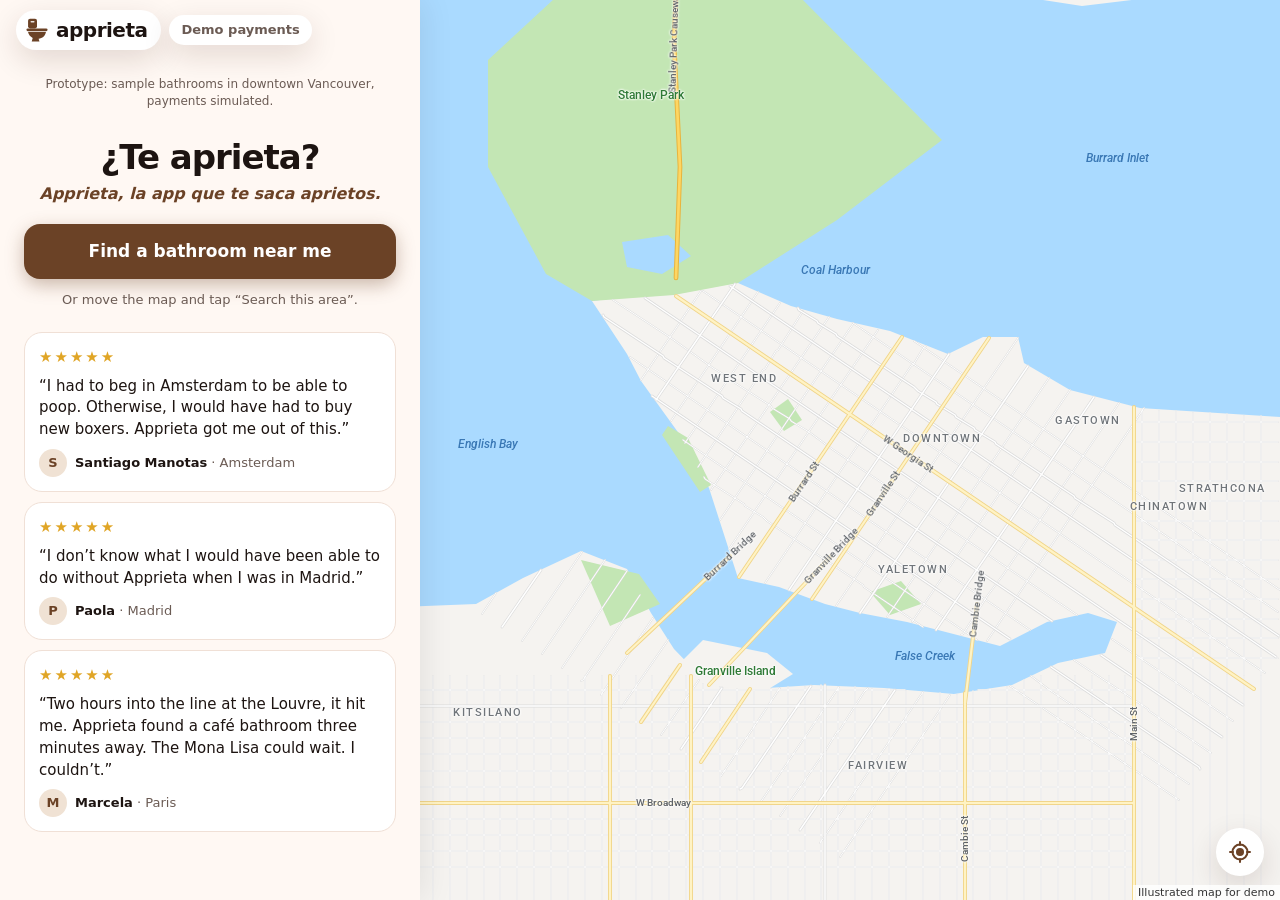
<file: prototype/index.html>
<!doctype html>
<html lang="en">
<head>
<meta charset="utf-8">
<meta name="viewport" content="width=device-width, initial-scale=1, viewport-fit=cover">
<meta name="theme-color" content="#6b4226">
<title>Apprieta prototype</title>
<link rel="stylesheet" href="https://fonts.googleapis.com/css2?family=Roboto:wght@400;500&display=swap">
<style>/* required styles */

.leaflet-pane,
.leaflet-tile,
.leaflet-marker-icon,
.leaflet-marker-shadow,
.leaflet-tile-container,
.leaflet-pane > svg,
.leaflet-pane > canvas,
.leaflet-zoom-box,
.leaflet-image-layer,
.leaflet-layer {
	position: absolute;
	left: 0;
	top: 0;
	}
.leaflet-container {
	overflow: hidden;
	}
.leaflet-tile,
.leaflet-marker-icon,
.leaflet-marker-shadow {
	-webkit-user-select: none;
	   -moz-user-select: none;
	        user-select: none;
	  -webkit-user-drag: none;
	}
/* Prevents IE11 from highlighting tiles in blue */
.leaflet-tile::selection {
	background: transparent;
}
/* Safari renders non-retina tile on retina better with this, but Chrome is worse */
.leaflet-safari .leaflet-tile {
	image-rendering: -webkit-optimize-contrast;
	}
/* hack that prevents hw layers "stretching" when loading new tiles */
.leaflet-safari .leaflet-tile-container {
	width: 1600px;
	height: 1600px;
	-webkit-transform-origin: 0 0;
	}
.leaflet-marker-icon,
.leaflet-marker-shadow {
	display: block;
	}
/* .leaflet-container svg: reset svg max-width decleration shipped in Joomla! (joomla.org) 3.x */
/* .leaflet-container img: map is broken in FF if you have max-width: 100% on tiles */
.leaflet-container .leaflet-overlay-pane svg {
	max-width: none !important;
	max-height: none !important;
	}
.leaflet-container .leaflet-marker-pane img,
.leaflet-container .leaflet-shadow-pane img,
.leaflet-container .leaflet-tile-pane img,
.leaflet-container img.leaflet-image-layer,
.leaflet-container .leaflet-tile {
	max-width: none !important;
	max-height: none !important;
	width: auto;
	padding: 0;
	}

.leaflet-container img.leaflet-tile {
	/* See: https://bugs.chromium.org/p/chromium/issues/detail?id=600120 */
	mix-blend-mode: plus-lighter;
}

.leaflet-container.leaflet-touch-zoom {
	-ms-touch-action: pan-x pan-y;
	touch-action: pan-x pan-y;
	}
.leaflet-container.leaflet-touch-drag {
	-ms-touch-action: pinch-zoom;
	/* Fallback for FF which doesn't support pinch-zoom */
	touch-action: none;
	touch-action: pinch-zoom;
}
.leaflet-container.leaflet-touch-drag.leaflet-touch-zoom {
	-ms-touch-action: none;
	touch-action: none;
}
.leaflet-container {
	-webkit-tap-highlight-color: transparent;
}
.leaflet-container a {
	-webkit-tap-highlight-color: rgba(51, 181, 229, 0.4);
}
.leaflet-tile {
	filter: inherit;
	visibility: hidden;
	}
.leaflet-tile-loaded {
	visibility: inherit;
	}
.leaflet-zoom-box {
	width: 0;
	height: 0;
	-moz-box-sizing: border-box;
	     box-sizing: border-box;
	z-index: 800;
	}
/* workaround for https://bugzilla.mozilla.org/show_bug.cgi?id=888319 */
.leaflet-overlay-pane svg {
	-moz-user-select: none;
	}

.leaflet-pane         { z-index: 400; }

.leaflet-tile-pane    { z-index: 200; }
.leaflet-overlay-pane { z-index: 400; }
.leaflet-shadow-pane  { z-index: 500; }
.leaflet-marker-pane  { z-index: 600; }
.leaflet-tooltip-pane   { z-index: 650; }
.leaflet-popup-pane   { z-index: 700; }

.leaflet-map-pane canvas { z-index: 100; }
.leaflet-map-pane svg    { z-index: 200; }

.leaflet-vml-shape {
	width: 1px;
	height: 1px;
	}
.lvml {
	behavior: url(#default#VML);
	display: inline-block;
	position: absolute;
	}


/* control positioning */

.leaflet-control {
	position: relative;
	z-index: 800;
	pointer-events: visiblePainted; /* IE 9-10 doesn't have auto */
	pointer-events: auto;
	}
.leaflet-top,
.leaflet-bottom {
	position: absolute;
	z-index: 1000;
	pointer-events: none;
	}
.leaflet-top {
	top: 0;
	}
.leaflet-right {
	right: 0;
	}
.leaflet-bottom {
	bottom: 0;
	}
.leaflet-left {
	left: 0;
	}
.leaflet-control {
	float: left;
	clear: both;
	}
.leaflet-right .leaflet-control {
	float: right;
	}
.leaflet-top .leaflet-control {
	margin-top: 10px;
	}
.leaflet-bottom .leaflet-control {
	margin-bottom: 10px;
	}
.leaflet-left .leaflet-control {
	margin-left: 10px;
	}
.leaflet-right .leaflet-control {
	margin-right: 10px;
	}


/* zoom and fade animations */

.leaflet-fade-anim .leaflet-popup {
	opacity: 0;
	-webkit-transition: opacity 0.2s linear;
	   -moz-transition: opacity 0.2s linear;
	        transition: opacity 0.2s linear;
	}
.leaflet-fade-anim .leaflet-map-pane .leaflet-popup {
	opacity: 1;
	}
.leaflet-zoom-animated {
	-webkit-transform-origin: 0 0;
	    -ms-transform-origin: 0 0;
	        transform-origin: 0 0;
	}
svg.leaflet-zoom-animated {
	will-change: transform;
}

.leaflet-zoom-anim .leaflet-zoom-animated {
	-webkit-transition: -webkit-transform 0.25s cubic-bezier(0,0,0.25,1);
	   -moz-transition:    -moz-transform 0.25s cubic-bezier(0,0,0.25,1);
	        transition:         transform 0.25s cubic-bezier(0,0,0.25,1);
	}
.leaflet-zoom-anim .leaflet-tile,
.leaflet-pan-anim .leaflet-tile {
	-webkit-transition: none;
	   -moz-transition: none;
	        transition: none;
	}

.leaflet-zoom-anim .leaflet-zoom-hide {
	visibility: hidden;
	}


/* cursors */

.leaflet-interactive {
	cursor: pointer;
	}
.leaflet-grab {
	cursor: -webkit-grab;
	cursor:    -moz-grab;
	cursor:         grab;
	}
.leaflet-crosshair,
.leaflet-crosshair .leaflet-interactive {
	cursor: crosshair;
	}
.leaflet-popup-pane,
.leaflet-control {
	cursor: auto;
	}
.leaflet-dragging .leaflet-grab,
.leaflet-dragging .leaflet-grab .leaflet-interactive,
.leaflet-dragging .leaflet-marker-draggable {
	cursor: move;
	cursor: -webkit-grabbing;
	cursor:    -moz-grabbing;
	cursor:         grabbing;
	}

/* marker & overlays interactivity */
.leaflet-marker-icon,
.leaflet-marker-shadow,
.leaflet-image-layer,
.leaflet-pane > svg path,
.leaflet-tile-container {
	pointer-events: none;
	}

.leaflet-marker-icon.leaflet-interactive,
.leaflet-image-layer.leaflet-interactive,
.leaflet-pane > svg path.leaflet-interactive,
svg.leaflet-image-layer.leaflet-interactive path {
	pointer-events: visiblePainted; /* IE 9-10 doesn't have auto */
	pointer-events: auto;
	}

/* visual tweaks */

.leaflet-container {
	background: #ddd;
	outline-offset: 1px;
	}
.leaflet-container a {
	color: #0078A8;
	}
.leaflet-zoom-box {
	border: 2px dotted #38f;
	background: rgba(255,255,255,0.5);
	}


/* general typography */
.leaflet-container {
	font-family: "Helvetica Neue", Arial, Helvetica, sans-serif;
	font-size: 12px;
	font-size: 0.75rem;
	line-height: 1.5;
	}


/* general toolbar styles */

.leaflet-bar {
	box-shadow: 0 1px 5px rgba(0,0,0,0.65);
	border-radius: 4px;
	}
.leaflet-bar a {
	background-color: #fff;
	border-bottom: 1px solid #ccc;
	width: 26px;
	height: 26px;
	line-height: 26px;
	display: block;
	text-align: center;
	text-decoration: none;
	color: black;
	}
.leaflet-bar a,
.leaflet-control-layers-toggle {
	background-position: 50% 50%;
	background-repeat: no-repeat;
	display: block;
	}
.leaflet-bar a:hover,
.leaflet-bar a:focus {
	background-color: #f4f4f4;
	}
.leaflet-bar a:first-child {
	border-top-left-radius: 4px;
	border-top-right-radius: 4px;
	}
.leaflet-bar a:last-child {
	border-bottom-left-radius: 4px;
	border-bottom-right-radius: 4px;
	border-bottom: none;
	}
.leaflet-bar a.leaflet-disabled {
	cursor: default;
	background-color: #f4f4f4;
	color: #bbb;
	}

.leaflet-touch .leaflet-bar a {
	width: 30px;
	height: 30px;
	line-height: 30px;
	}
.leaflet-touch .leaflet-bar a:first-child {
	border-top-left-radius: 2px;
	border-top-right-radius: 2px;
	}
.leaflet-touch .leaflet-bar a:last-child {
	border-bottom-left-radius: 2px;
	border-bottom-right-radius: 2px;
	}

/* zoom control */

.leaflet-control-zoom-in,
.leaflet-control-zoom-out {
	font: bold 18px 'Lucida Console', Monaco, monospace;
	text-indent: 1px;
	}

.leaflet-touch .leaflet-control-zoom-in, .leaflet-touch .leaflet-control-zoom-out  {
	font-size: 22px;
	}


/* layers control */

.leaflet-control-layers {
	box-shadow: 0 1px 5px rgba(0,0,0,0.4);
	background: #fff;
	border-radius: 5px;
	}
.leaflet-control-layers-toggle {
	background-image: url(images/layers.png);
	width: 36px;
	height: 36px;
	}
.leaflet-retina .leaflet-control-layers-toggle {
	background-image: url(images/layers-2x.png);
	background-size: 26px 26px;
	}
.leaflet-touch .leaflet-control-layers-toggle {
	width: 44px;
	height: 44px;
	}
.leaflet-control-layers .leaflet-control-layers-list,
.leaflet-control-layers-expanded .leaflet-control-layers-toggle {
	display: none;
	}
.leaflet-control-layers-expanded .leaflet-control-layers-list {
	display: block;
	position: relative;
	}
.leaflet-control-layers-expanded {
	padding: 6px 10px 6px 6px;
	color: #333;
	background: #fff;
	}
.leaflet-control-layers-scrollbar {
	overflow-y: scroll;
	overflow-x: hidden;
	padding-right: 5px;
	}
.leaflet-control-layers-selector {
	margin-top: 2px;
	position: relative;
	top: 1px;
	}
.leaflet-control-layers label {
	display: block;
	font-size: 13px;
	font-size: 1.08333em;
	}
.leaflet-control-layers-separator {
	height: 0;
	border-top: 1px solid #ddd;
	margin: 5px -10px 5px -6px;
	}

/* Default icon URLs */
.leaflet-default-icon-path { /* used only in path-guessing heuristic, see L.Icon.Default */
	background-image: url(images/marker-icon.png);
	}


/* attribution and scale controls */

.leaflet-container .leaflet-control-attribution {
	background: #fff;
	background: rgba(255, 255, 255, 0.8);
	margin: 0;
	}
.leaflet-control-attribution,
.leaflet-control-scale-line {
	padding: 0 5px;
	color: #333;
	line-height: 1.4;
	}
.leaflet-control-attribution a {
	text-decoration: none;
	}
.leaflet-control-attribution a:hover,
.leaflet-control-attribution a:focus {
	text-decoration: underline;
	}
.leaflet-attribution-flag {
	display: inline !important;
	vertical-align: baseline !important;
	width: 1em;
	height: 0.6669em;
	}
.leaflet-left .leaflet-control-scale {
	margin-left: 5px;
	}
.leaflet-bottom .leaflet-control-scale {
	margin-bottom: 5px;
	}
.leaflet-control-scale-line {
	border: 2px solid #777;
	border-top: none;
	line-height: 1.1;
	padding: 2px 5px 1px;
	white-space: nowrap;
	-moz-box-sizing: border-box;
	     box-sizing: border-box;
	background: rgba(255, 255, 255, 0.8);
	text-shadow: 1px 1px #fff;
	}
.leaflet-control-scale-line:not(:first-child) {
	border-top: 2px solid #777;
	border-bottom: none;
	margin-top: -2px;
	}
.leaflet-control-scale-line:not(:first-child):not(:last-child) {
	border-bottom: 2px solid #777;
	}

.leaflet-touch .leaflet-control-attribution,
.leaflet-touch .leaflet-control-layers,
.leaflet-touch .leaflet-bar {
	box-shadow: none;
	}
.leaflet-touch .leaflet-control-layers,
.leaflet-touch .leaflet-bar {
	border: 2px solid rgba(0,0,0,0.2);
	background-clip: padding-box;
	}


/* popup */

.leaflet-popup {
	position: absolute;
	text-align: center;
	margin-bottom: 20px;
	}
.leaflet-popup-content-wrapper {
	padding: 1px;
	text-align: left;
	border-radius: 12px;
	}
.leaflet-popup-content {
	margin: 13px 24px 13px 20px;
	line-height: 1.3;
	font-size: 13px;
	font-size: 1.08333em;
	min-height: 1px;
	}
.leaflet-popup-content p {
	margin: 17px 0;
	margin: 1.3em 0;
	}
.leaflet-popup-tip-container {
	width: 40px;
	height: 20px;
	position: absolute;
	left: 50%;
	margin-top: -1px;
	margin-left: -20px;
	overflow: hidden;
	pointer-events: none;
	}
.leaflet-popup-tip {
	width: 17px;
	height: 17px;
	padding: 1px;

	margin: -10px auto 0;
	pointer-events: auto;

	-webkit-transform: rotate(45deg);
	   -moz-transform: rotate(45deg);
	    -ms-transform: rotate(45deg);
	        transform: rotate(45deg);
	}
.leaflet-popup-content-wrapper,
.leaflet-popup-tip {
	background: white;
	color: #333;
	box-shadow: 0 3px 14px rgba(0,0,0,0.4);
	}
.leaflet-container a.leaflet-popup-close-button {
	position: absolute;
	top: 0;
	right: 0;
	border: none;
	text-align: center;
	width: 24px;
	height: 24px;
	font: 16px/24px Tahoma, Verdana, sans-serif;
	color: #757575;
	text-decoration: none;
	background: transparent;
	}
.leaflet-container a.leaflet-popup-close-button:hover,
.leaflet-container a.leaflet-popup-close-button:focus {
	color: #585858;
	}
.leaflet-popup-scrolled {
	overflow: auto;
	}

.leaflet-oldie .leaflet-popup-content-wrapper {
	-ms-zoom: 1;
	}
.leaflet-oldie .leaflet-popup-tip {
	width: 24px;
	margin: 0 auto;

	-ms-filter: "progid:DXImageTransform.Microsoft.Matrix(M11=0.70710678, M12=0.70710678, M21=-0.70710678, M22=0.70710678)";
	filter: progid:DXImageTransform.Microsoft.Matrix(M11=0.70710678, M12=0.70710678, M21=-0.70710678, M22=0.70710678);
	}

.leaflet-oldie .leaflet-control-zoom,
.leaflet-oldie .leaflet-control-layers,
.leaflet-oldie .leaflet-popup-content-wrapper,
.leaflet-oldie .leaflet-popup-tip {
	border: 1px solid #999;
	}


/* div icon */

.leaflet-div-icon {
	background: #fff;
	border: 1px solid #666;
	}


/* Tooltip */
/* Base styles for the element that has a tooltip */
.leaflet-tooltip {
	position: absolute;
	padding: 6px;
	background-color: #fff;
	border: 1px solid #fff;
	border-radius: 3px;
	color: #222;
	white-space: nowrap;
	-webkit-user-select: none;
	-moz-user-select: none;
	-ms-user-select: none;
	user-select: none;
	pointer-events: none;
	box-shadow: 0 1px 3px rgba(0,0,0,0.4);
	}
.leaflet-tooltip.leaflet-interactive {
	cursor: pointer;
	pointer-events: auto;
	}
.leaflet-tooltip-top:before,
.leaflet-tooltip-bottom:before,
.leaflet-tooltip-left:before,
.leaflet-tooltip-right:before {
	position: absolute;
	pointer-events: none;
	border: 6px solid transparent;
	background: transparent;
	content: "";
	}

/* Directions */

.leaflet-tooltip-bottom {
	margin-top: 6px;
}
.leaflet-tooltip-top {
	margin-top: -6px;
}
.leaflet-tooltip-bottom:before,
.leaflet-tooltip-top:before {
	left: 50%;
	margin-left: -6px;
	}
.leaflet-tooltip-top:before {
	bottom: 0;
	margin-bottom: -12px;
	border-top-color: #fff;
	}
.leaflet-tooltip-bottom:before {
	top: 0;
	margin-top: -12px;
	margin-left: -6px;
	border-bottom-color: #fff;
	}
.leaflet-tooltip-left {
	margin-left: -6px;
}
.leaflet-tooltip-right {
	margin-left: 6px;
}
.leaflet-tooltip-left:before,
.leaflet-tooltip-right:before {
	top: 50%;
	margin-top: -6px;
	}
.leaflet-tooltip-left:before {
	right: 0;
	margin-right: -12px;
	border-left-color: #fff;
	}
.leaflet-tooltip-right:before {
	left: 0;
	margin-left: -12px;
	border-right-color: #fff;
	}

/* Printing */

@media print {
	/* Prevent printers from removing background-images of controls. */
	.leaflet-control {
		-webkit-print-color-adjust: exact;
		print-color-adjust: exact;
		}
	}
</style>
<style>:root {
  --bg: #fff8f3;
  --surface: #ffffff;
  --surface-2: #fff1e8;
  --ink: #1d1411;
  --ink-2: #6b5b54;
  --line: #f0e0d6;
  --brand: #6b4226;
  --brand-ink: #ffffff;
  --brand-soft: #f0e2d4;
  --good: #1f9d63;
  --shadow: 0 10px 30px rgba(60, 20, 0, .14);
  --radius: 18px;
  --sheet-h: 52vh;
  color-scheme: light;
}
@media (prefers-color-scheme: dark) {
  :root {
    --bg: #150f0d;
    --surface: #211815;
    --surface-2: #2b1f1b;
    --ink: #fbefe9;
    --ink-2: #b9a49b;
    --line: #3a2b25;
    --brand: #c8925f;
    --brand-soft: #3d2a1d;
    --good: #3cc486;
    --shadow: 0 10px 30px rgba(0, 0, 0, .5);
    color-scheme: dark;
  }
}

* { box-sizing: border-box; }
html, body { height: 100%; margin: 0; }
body {
  background: var(--bg);
  color: var(--ink);
  font: 16px/1.4 system-ui, -apple-system, "Segoe UI", Roboto, sans-serif;
  -webkit-font-smoothing: antialiased;
  overflow: hidden;
}
button { font: inherit; color: inherit; cursor: pointer; }
[hidden] { display: none !important; }

/* Top bar */
.topbar {
  position: fixed; inset: 0 0 auto 0; z-index: 1000;
  display: flex; align-items: center; gap: 8px;
  padding: calc(10px + env(safe-area-inset-top)) 16px 10px;
  pointer-events: none;
}
.topbar > * { pointer-events: auto; }
.brand {
  display: flex; align-items: center; gap: 6px;
  background: var(--surface); border-radius: 999px; padding: 6px 14px 6px 8px;
  box-shadow: var(--shadow);
  font-weight: 800; font-size: 20px; letter-spacing: -.5px;
}
.brand-mark { width: 26px; height: 26px; color: var(--brand); }
.chip {
  border-radius: 999px; padding: 6px 12px; font-size: 13px; font-weight: 600;
  box-shadow: var(--shadow); white-space: nowrap;
}
@media (max-width: 480px) {
  .chip-pass:not([hidden]) + .chip-demo { display: none; }
}
.chip-pass { background: var(--good); color: #fff; margin-left: auto; }
.chip-demo { background: var(--surface); color: var(--ink-2); margin-left: auto; }
.chip-pass + .chip-demo { margin-left: 0; }

/* Map */
.layout { position: fixed; inset: 0; }
.map { position: absolute; inset: 0 0 calc(var(--sheet-h) - 24px) 0; background: var(--surface-2); }
.leaflet-container { font: inherit; }
.leaflet-bottom { bottom: 24px; }
.search-area {
  position: absolute; z-index: 900; left: 50%; transform: translateX(-50%);
  top: calc(64px + env(safe-area-inset-top));
}
.locate-btn {
  position: absolute; z-index: 900; right: 16px; bottom: calc(var(--sheet-h) + 4px);
  width: 48px; height: 48px; border-radius: 50%; border: 0;
  background: var(--surface); color: var(--brand); box-shadow: var(--shadow);
  display: grid; place-items: center;
}
.locate-btn svg { width: 24px; height: 24px; }

/* Bottom sheet */
.sheet {
  position: absolute; z-index: 950; left: 0; right: 0; bottom: 0;
  height: var(--sheet-h); overflow-y: auto; overscroll-behavior: contain;
  background: var(--bg); border-radius: 24px 24px 0 0;
  box-shadow: 0 -8px 30px rgba(0,0,0,.12);
  padding: 8px 16px calc(24px + env(safe-area-inset-bottom));
}
.sheet-handle { width: 40px; height: 5px; border-radius: 3px; background: var(--line); margin: 0 auto 12px; }

@media (min-width: 900px) {
  :root { --sheet-h: 100vh; }
  .map { inset: 0 0 0 420px; }
  .leaflet-bottom { bottom: 0; }
  .sheet { right: auto; width: 420px; top: 0; height: auto; border-radius: 0; padding-top: 76px; box-shadow: 4px 0 30px rgba(0,0,0,.08); }
  .sheet-handle { display: none; }
  .locate-btn { bottom: 24px; }
  .search-area { left: calc(50% + 210px); }
  .topbar { width: 420px; }
  .chip-pass, .chip-demo { margin-left: auto; }
}

.welcome { text-align: center; padding: 12px 8px 4px; }
.welcome h1 { font-size: 34px; letter-spacing: -1px; margin: 4px 0 2px; }
.welcome p { color: var(--ink-2); margin: 0 0 18px; }
.fine { font-size: 13px; color: var(--ink-2); }
.welcome .tagline { font-weight: 600; color: var(--brand); font-style: italic; }
.welcome .fine { margin-top: 12px; }

.big-btn {
  width: 100%; border: 0; border-radius: 16px; padding: 16px 20px;
  background: var(--brand); color: var(--brand-ink);
  font-size: 17px; font-weight: 700;
  box-shadow: 0 6px 18px rgba(107, 66, 38, .35);
  transition: transform .08s;
}
.big-btn:active { transform: scale(.98); }
.big-btn:disabled { opacity: .6; }
.pill-btn {
  border: 0; border-radius: 999px; padding: 10px 16px;
  background: var(--ink); color: var(--bg); font-weight: 700; font-size: 14px;
  box-shadow: var(--shadow); white-space: nowrap;
}

.status { text-align: center; color: var(--ink-2); padding: 24px 8px; }
.status .spinner { margin: 0 auto 12px; }

.results-head h2 { margin: 4px 0 10px; font-size: 20px; letter-spacing: -.3px; }
.filters { display: flex; gap: 8px; overflow-x: auto; padding-bottom: 12px; }
.filter {
  border: 1px solid var(--line); background: var(--surface); border-radius: 999px;
  padding: 7px 12px; font-size: 14px; white-space: nowrap;
}
.filter[aria-pressed="true"] { background: var(--ink); color: var(--bg); border-color: var(--ink); }

.list { list-style: none; margin: 0; padding: 0; display: grid; gap: 10px; }
.card {
  background: var(--surface); border: 1px solid var(--line); border-radius: var(--radius);
  padding: 14px; display: grid; gap: 8px;
}
.card.is-active { border-color: var(--brand); box-shadow: 0 0 0 3px var(--brand-soft); }
.card-top { display: flex; align-items: baseline; gap: 10px; }
.card-rank {
  flex: none; width: 28px; height: 28px; border-radius: 50%;
  background: var(--brand-soft); color: var(--brand); font-weight: 800; font-size: 14px;
  display: grid; place-items: center; align-self: center;
}
.card-dist { white-space: nowrap; font-size: 22px; font-weight: 800; letter-spacing: -.5px; }
.card-walk { color: var(--ink-2); font-size: 14px; white-space: nowrap; }
.card-kind { margin-left: auto; font-size: 13px; color: var(--ink-2); font-weight: 600; text-align: right; }
.card-name { font-weight: 700; font-size: 17px; }
.card-addr { color: var(--ink-2); }
.card-notes { font-size: 14px; color: var(--ink-2); font-style: italic; }
.redacted {
  display: flex; align-items: center; gap: 8px; color: var(--ink-2);
  background: var(--surface-2); border-radius: 10px; padding: 8px 10px;
}
.redacted .bar { height: 10px; border-radius: 5px; background: var(--line); }
.redacted svg { width: 16px; height: 16px; flex: none; }
.badges { display: flex; flex-wrap: wrap; gap: 6px; }
.badge {
  font-size: 12px; font-weight: 600; padding: 3px 8px; border-radius: 999px;
  background: var(--surface-2); color: var(--ink-2);
}
.badge-good { background: color-mix(in srgb, var(--good) 15%, transparent); color: var(--good); }
.card-actions { display: flex; gap: 8px; }
.card-actions .big-btn { padding: 12px 16px; font-size: 15px; }
.btn-secondary {
  border: 1px solid var(--line); background: var(--surface); border-radius: 16px;
  padding: 12px 16px; font-weight: 700; font-size: 15px; white-space: nowrap;
}
a.big-btn { display: block; text-align: center; text-decoration: none; }

.upsell {
  margin-top: 14px; display: flex; align-items: center; gap: 12px; justify-content: space-between;
  background: var(--brand-soft); border-radius: var(--radius); padding: 14px;
}
.upsell strong { display: block; }
.upsell span { font-size: 14px; color: var(--ink-2); }
.attribution { font-size: 12px; color: var(--ink-2); text-align: center; margin-top: 18px; }
.empty { text-align: center; color: var(--ink-2); padding: 20px 8px; }

/* Map markers */
.pin {
  width: 30px; height: 30px; border-radius: 50% 50% 50% 0; transform: rotate(-45deg);
  background: var(--brand); border: 3px solid #fff; box-shadow: 0 3px 8px rgba(0,0,0,.3);
  display: grid; place-items: center;
}
.pin span { transform: rotate(45deg); color: #fff; font-weight: 800; font-size: 13px; }
.pin-locked { background: #8a756c; }
.pin.is-active { background: var(--brand); outline: 3px solid var(--brand-soft); }
.me-dot {
  width: 18px; height: 18px; border-radius: 50%; background: #2f7bff; border: 3px solid #fff;
  box-shadow: 0 0 0 6px rgba(47, 123, 255, .25);
}

/* Paywall modal */
.modal { position: fixed; inset: 0; z-index: 2000; display: grid; align-items: end; }
@media (min-width: 600px) { .modal { place-items: center; } }
.modal-backdrop { position: absolute; inset: 0; background: rgba(20, 8, 4, .5); }
.modal-card {
  position: relative; background: var(--bg); width: 100%; max-width: 440px; margin: 0 auto;
  border-radius: 26px 26px 0 0; padding: 26px 20px calc(22px + env(safe-area-inset-bottom));
  box-shadow: var(--shadow); animation: up .22s ease-out;
}
@media (min-width: 600px) { .modal-card { border-radius: 26px; } }
@keyframes up { from { transform: translateY(40px); opacity: 0; } }
.modal-x {
  position: absolute; top: 12px; right: 12px; width: 36px; height: 36px; border-radius: 50%;
  border: 0; background: var(--surface-2); font-size: 22px; line-height: 1;
}
.pw-lock {
  width: 56px; height: 56px; border-radius: 18px; background: var(--brand-soft); color: var(--brand);
  display: grid; place-items: center; margin: 0 auto 10px;
}
.pw-lock svg { width: 28px; height: 28px; }
.modal-card h2 { text-align: center; margin: 0 0 4px; letter-spacing: -.5px; }
.pw-summary { text-align: center; color: var(--ink-2); margin: 0 0 18px; }
.pw-options { display: grid; grid-template-columns: 1fr 1fr; gap: 10px; }
.pw-option {
  position: relative; display: flex; flex-direction: column; gap: 4px; text-align: left;
  border: 2px solid var(--line); background: var(--surface); border-radius: var(--radius);
  padding: 16px 14px 14px;
}
.pw-option:hover { border-color: var(--ink-2); }
.pw-option-best { border-color: var(--brand); }
.pw-badge {
  position: absolute; top: -11px; left: 12px; background: var(--brand); color: #fff;
  font-size: 11px; font-weight: 800; padding: 3px 8px; border-radius: 999px; text-transform: uppercase; letter-spacing: .4px;
}
.pw-option-title { font-weight: 800; }
.pw-option-desc { font-size: 13px; color: var(--ink-2); }
.pw-price { font-size: 24px; font-weight: 800; margin-top: 6px; letter-spacing: -.5px; }
.modal-card .fine { text-align: center; margin: 14px 0 0; }

#pw-demo { display: grid; gap: 12px; }
#pw-demo label { display: grid; gap: 4px; font-size: 13px; font-weight: 600; color: var(--ink-2); }
#pw-demo input {
  font: inherit; font-size: 16px; color: var(--ink); background: var(--surface);
  border: 1px solid var(--line); border-radius: 12px; padding: 12px;
}
#pw-demo .row { display: grid; grid-template-columns: 1fr 1fr; gap: 10px; }
.demo-note { background: var(--surface-2); border-radius: 12px; padding: 10px 12px; font-size: 13px; color: var(--ink-2); margin: 0; }

.pw-busy { text-align: center; padding: 24px 0; color: var(--ink-2); }
.spinner {
  width: 34px; height: 34px; border-radius: 50%; margin: 0 auto 12px;
  border: 4px solid var(--brand-soft); border-top-color: var(--brand);
  animation: spin .8s linear infinite;
}
@keyframes spin { to { transform: rotate(360deg); } }

.toast {
  position: fixed; z-index: 3000; left: 50%; transform: translateX(-50%);
  top: calc(70px + env(safe-area-inset-top));
  background: var(--ink); color: var(--bg); padding: 10px 16px; border-radius: 999px;
  font-weight: 600; font-size: 14px; box-shadow: var(--shadow); max-width: calc(100vw - 32px);
}

/* Boxers upsell */
.pw-addon {
  display: flex; align-items: center; gap: 12px; cursor: pointer;
  border: 2px dashed var(--line); border-radius: var(--radius); padding: 12px 14px; margin-bottom: 16px;
  background: var(--surface);
}
.pw-addon:has(input:checked) { border-style: solid; border-color: var(--brand); background: var(--brand-soft); }
.pw-addon input { width: 20px; height: 20px; accent-color: var(--brand); flex: none; margin: 0; }
.pw-addon-icon { font-size: 26px; flex: none; }
.pw-addon-text { display: grid; gap: 2px; font-size: 13px; color: var(--ink-2); }
.pw-addon-text strong { font-size: 15px; color: var(--ink); }
.pw-addon-price { margin-left: auto; font-weight: 800; white-space: nowrap; }
.pw-toolate {
  display: block; margin: 14px auto 0; border: 0; background: none; padding: 6px 10px;
  color: var(--brand); font-weight: 700; font-size: 14px;
}
.pw-lock-boxers { font-size: 30px; }
.pw-store-list { list-style: none; margin: 0 0 16px; padding: 0; display: grid; gap: 8px; }
.pw-store-list li {
  display: flex; justify-content: space-between; gap: 12px; align-items: center;
  background: var(--surface); border: 1px solid var(--line); border-radius: 14px; padding: 12px 14px;
}
.pw-store-kind { font-weight: 700; }
.pw-store-dist { color: var(--ink-2); font-size: 14px; white-space: nowrap; }
.boxers-section { margin-bottom: 16px; }
.boxers-section h3 { margin: 0 0 8px; font-size: 16px; }
.card-store { border-color: #b98cf0; }
.card-rank-store { background: #efe4ff; font-size: 16px; }
.pin-store { background: #8b5cf6; }
.pin-store span { font-size: 14px; }

/* Welcome testimonials */
.testimonials { display: grid; gap: 10px; margin-top: 22px; text-align: left; }
.testimonial {
  margin: 0; background: var(--surface); border: 1px solid var(--line); border-radius: var(--radius);
  padding: 14px; display: grid; gap: 8px;
}
.testimonial .stars { color: #e0a526; letter-spacing: 2px; font-size: 15px; }
.testimonial blockquote { margin: 0; font-size: 15px; line-height: 1.45; }
.testimonial figcaption { display: flex; align-items: center; gap: 8px; font-size: 13px; color: var(--ink-2); }
.testimonial figcaption strong { color: var(--ink); }
.avatar {
  width: 28px; height: 28px; border-radius: 50%; flex: none; display: grid; place-items: center;
  background: var(--brand-soft); color: var(--brand); font-weight: 800; font-size: 13px;
}

/* 💩 map pins */
.poo {
  width: 30px; height: 30px; display: grid; place-items: center; font-size: 22px; line-height: 1;
  border-radius: 50%; background: var(--surface); border: 2px solid var(--brand);
  box-shadow: 0 2px 6px rgba(0,0,0,.25); cursor: pointer; transition: transform .12s;
}
.poo-locked { background: rgba(255,255,255,.85); border-color: #b9a597; }
.poo.is-active { transform: scale(1.35); border-color: var(--brand); box-shadow: 0 0 0 4px var(--brand-soft), 0 3px 8px rgba(0,0,0,.3); z-index: 1000; }

.map-label { position: absolute; transform: translate(-50%,-50%); white-space: nowrap; pointer-events: none; font: 500 11px/1 Roboto, Arial, sans-serif; color: #5f6368; text-shadow: 0 0 2px #fff, 0 0 2px #fff, 0 0 3px #fff; }
.map-label-area { font-size: 11px; letter-spacing: 1.5px; color: #70757a; }
.map-label-water { font-style: italic; color: #3a78b5; text-shadow: none; font-size: 12px; }
.map-label-park { color: #2f7a36; font-size: 12px; }
.map-label-road { font-size: 10px; color: #5f6368; }
.leaflet-control-attribution { font-size: 11px; }
.proto-note { margin: 0 0 8px; text-align: center; font-size: 12px; color: var(--ink-2); }
</style>
</head>
<body>

  <header class="topbar">
    <div class="brand">
      <svg class="brand-mark" viewBox="0 0 32 32" aria-hidden="true"><use href="#toilet"/></svg>
      <span>apprieta</span>
    </div>
    <div id="pass-chip" class="chip chip-pass" hidden></div>
    <div id="demo-chip" class="chip chip-demo" hidden title="No Stripe key configured: payments are simulated">Demo payments</div>
  </header>

  <main class="layout">
    <div id="map" class="map" aria-label="Map of nearby bathrooms"></div>
    <button id="search-area" class="pill-btn search-area" hidden>Search this area</button>
    <button id="locate" class="locate-btn" aria-label="Go to my location" title="My location">
      <svg viewBox="0 0 24 24" aria-hidden="true"><circle cx="12" cy="12" r="4" fill="currentColor"/><path d="M12 2v3M12 19v3M2 12h3M19 12h3" stroke="currentColor" stroke-width="2" stroke-linecap="round"/><circle cx="12" cy="12" r="7.5" fill="none" stroke="currentColor" stroke-width="2"/></svg>
    </button>

    <section class="sheet" id="sheet">
      <div class="sheet-handle" aria-hidden="true"></div>

      <p class="proto-note">Prototype: sample bathrooms in downtown Vancouver, payments simulated.</p>
      <div id="welcome" class="welcome">
        <h1>¿Te aprieta?</h1>
        <p class="tagline">Apprieta, la app que te saca aprietos.</p>
        <button id="find" class="big-btn">Find a bathroom near me</button>
        <p class="fine">Or move the map and tap “Search this area”.</p>
        <section class="testimonials" aria-label="What people say">
          <figure class="testimonial">
            <span class="stars" aria-label="5 out of 5 stars">★★★★★</span>
            <blockquote>“I had to beg in Amsterdam to be able to poop. Otherwise, I would have had to buy new boxers. Apprieta got me out of this.”</blockquote>
            <figcaption><span class="avatar" aria-hidden="true">S</span><span><strong>Santiago Manotas</strong> · Amsterdam</span></figcaption>
          </figure>
          <figure class="testimonial">
            <span class="stars" aria-label="5 out of 5 stars">★★★★★</span>
            <blockquote>“I don’t know what I would have been able to do without Apprieta when I was in Madrid.”</blockquote>
            <figcaption><span class="avatar" aria-hidden="true">P</span><span><strong>Paola</strong> · Madrid</span></figcaption>
          </figure>
          <figure class="testimonial">
            <span class="stars" aria-label="5 out of 5 stars">★★★★★</span>
            <blockquote>“Two hours into the line at the Louvre, it hit me. Apprieta found a café bathroom three minutes away. The Mona Lisa could wait. I couldn’t.”</blockquote>
            <figcaption><span class="avatar" aria-hidden="true">M</span><span><strong>Marcela</strong> · Paris</span></figcaption>
          </figure>
        </section>
      </div>

      <div id="status" class="status" hidden></div>

      <div id="results" hidden>
        <div class="results-head">
          <h2 id="results-title">Nearby</h2>
          <div class="filters" role="group" aria-label="Filters">
            <button class="filter" data-filter="free" aria-pressed="false">Free</button>
            <button class="filter" data-filter="wheelchair" aria-pressed="false">♿ Accessible</button>
            <button class="filter" data-filter="public" aria-pressed="false">Public only</button>
          </div>
        </div>
        <section id="boxers-section" class="boxers-section" hidden>
          <h3>Fresh boxers nearby</h3>
          <ol id="boxers-list" class="list"></ol>
        </section>
        <ol id="list" class="list"></ol>
        <div id="pass-upsell" class="upsell" hidden>
          <div>
            <strong>Out and about all day?</strong>
            <span id="upsell-text">Unlock every address for 24 hours.</span>
          </div>
          <button class="pill-btn" data-buy-pass>Get pass</button>
        </div>
        <p class="attribution">Bathroom data © OpenStreetMap contributors. Spot a wrong one? Fix it at openstreetmap.org.</p>
      </div>
    </section>
  </main>

  <!-- Paywall -->
  <div id="paywall" class="modal" hidden role="dialog" aria-modal="true" aria-labelledby="paywall-title">
    <div class="modal-backdrop" data-close></div>
    <div class="modal-card">
      <button class="modal-x" data-close aria-label="Close">×</button>

      <div id="pw-choose">
        <div class="pw-lock">
          <svg viewBox="0 0 24 24" aria-hidden="true"><rect x="4" y="10" width="16" height="11" rx="3" fill="currentColor"/><path d="M8 10V7a4 4 0 0 1 8 0v3" stroke="currentColor" stroke-width="2.2" fill="none"/></svg>
        </div>
        <h2 id="paywall-title">Unlock the address</h2>
        <p id="pw-summary" class="pw-summary"></p>
        <label class="pw-addon" id="pw-addon" hidden>
          <input type="checkbox" id="addon-boxers">
          <span class="pw-addon-icon" aria-hidden="true">🩲</span>
          <span class="pw-addon-text">
            <strong>Add backup boxers</strong>
            <span>Nearest underwear, in case you don’t make it. <span id="addon-desc"></span></span>
          </span>
          <span class="pw-addon-price" id="addon-price"></span>
        </label>
        <div class="pw-options">
          <button class="pw-option" data-kind="single">
            <span class="pw-option-title">This bathroom</span>
            <span class="pw-option-desc">Exact address + directions</span>
            <span class="pw-price" id="price-single"></span>
          </button>
          <button class="pw-option pw-option-best" data-kind="pass">
            <span class="pw-badge">Best value</span>
            <span class="pw-option-title" id="pass-title">24-hour pass</span>
            <span class="pw-option-desc">Every bathroom, everywhere</span>
            <span class="pw-price" id="price-pass"></span>
          </button>
        </div>
        <p class="fine">One-time payment. No account, no subscription.</p>
        <button class="pw-toolate" id="pw-toolate" hidden>Too late? Find new boxers nearby →</button>
      </div>

      <div id="pw-boxers" hidden>
        <div class="pw-lock pw-lock-boxers" aria-hidden="true">🩲</div>
        <h2>Too late? It happens.</h2>
        <p class="pw-summary">Skip the bathroom. Here’s where to get fresh underwear, fast.</p>
        <ol id="pw-boxers-list" class="pw-store-list"></ol>
        <button class="big-btn" id="buy-boxers"></button>
        <button class="pw-toolate" id="pw-back">← Back to bathrooms</button>
      </div>

      <form id="pw-demo" hidden>
        <h2>Checkout</h2>
        <p class="demo-note">Demo mode: no real card is charged. Add a Stripe key on the server to take real payments.</p>
        <label>Card number<input inputmode="numeric" value="4242 4242 4242 4242" autocomplete="off"></label>
        <div class="row">
          <label>Expiry<input value="12 / 34" autocomplete="off"></label>
          <label>CVC<input value="123" autocomplete="off"></label>
        </div>
        <button type="submit" class="big-btn" id="demo-pay">Pay</button>
      </form>

      <div id="pw-busy" class="pw-busy" hidden>
        <div class="spinner"></div>
        <p id="pw-busy-text">Opening secure checkout…</p>
      </div>
    </div>
  </div>

  <div id="toast" class="toast" hidden role="status"></div>

  <svg width="0" height="0" style="position:absolute" aria-hidden="true">
    <symbol id="toilet" viewBox="0 0 32 32">
      <rect x="5" y="2" width="11" height="12" rx="2.5" fill="currentColor"/>
      <rect x="3" y="14" width="26" height="3.5" rx="1.75" fill="currentColor"/>
      <path d="M5 18.5h22c-.6 4.6-4.4 8-9 8.3L19 30H9.5l1.2-4.3C7.7 24.4 5.5 21.7 5 18.5z" fill="currentColor"/>
      <rect x="8" y="5" width="5" height="1.8" rx=".9" fill="#fff" opacity=".85"/>
    </symbol>
  </svg>

<script>/* @preserve
 * Leaflet 1.9.4, a JS library for interactive maps. https://leafletjs.com
 * (c) 2010-2023 Vladimir Agafonkin, (c) 2010-2011 CloudMade
 */
!function(t,e){"object"==typeof exports&&"undefined"!=typeof module?e(exports):"function"==typeof define&&define.amd?define(["exports"],e):e((t="undefined"!=typeof globalThis?globalThis:t||self).leaflet={})}(this,function(t){"use strict";function l(t){for(var e,i,n=1,o=arguments.length;n<o;n++)for(e in i=arguments[n])t[e]=i[e];return t}var R=Object.create||function(t){return N.prototype=t,new N};function N(){}function a(t,e){var i,n=Array.prototype.slice;return t.bind?t.bind.apply(t,n.call(arguments,1)):(i=n.call(arguments,2),function(){return t.apply(e,i.length?i.concat(n.call(arguments)):arguments)})}var D=0;function h(t){return"_leaflet_id"in t||(t._leaflet_id=++D),t._leaflet_id}function j(t,e,i){var n,o,s=function(){n=!1,o&&(r.apply(i,o),o=!1)},r=function(){n?o=arguments:(t.apply(i,arguments),setTimeout(s,e),n=!0)};return r}function H(t,e,i){var n=e[1],e=e[0],o=n-e;return t===n&&i?t:((t-e)%o+o)%o+e}function u(){return!1}function i(t,e){return!1===e?t:(e=Math.pow(10,void 0===e?6:e),Math.round(t*e)/e)}function W(t){return t.trim?t.trim():t.replace(/^\s+|\s+$/g,"")}function F(t){return W(t).split(/\s+/)}function c(t,e){for(var i in Object.prototype.hasOwnProperty.call(t,"options")||(t.options=t.options?R(t.options):{}),e)t.options[i]=e[i];return t.options}function U(t,e,i){var n,o=[];for(n in t)o.push(encodeURIComponent(i?n.toUpperCase():n)+"="+encodeURIComponent(t[n]));return(e&&-1!==e.indexOf("?")?"&":"?")+o.join("&")}var V=/\{ *([\w_ -]+) *\}/g;function q(t,i){return t.replace(V,function(t,e){e=i[e];if(void 0===e)throw new Error("No value provided for variable "+t);return e="function"==typeof e?e(i):e})}var d=Array.isArray||function(t){return"[object Array]"===Object.prototype.toString.call(t)};function G(t,e){for(var i=0;i<t.length;i++)if(t[i]===e)return i;return-1}var K="[data-uri]";function Y(t){return window["webkit"+t]||window["moz"+t]||window["ms"+t]}var X=0;function J(t){var e=+new Date,i=Math.max(0,16-(e-X));return X=e+i,window.setTimeout(t,i)}var $=window.requestAnimationFrame||Y("RequestAnimationFrame")||J,Q=window.cancelAnimationFrame||Y("CancelAnimationFrame")||Y("CancelRequestAnimationFrame")||function(t){window.clearTimeout(t)};function x(t,e,i){if(!i||$!==J)return $.call(window,a(t,e));t.call(e)}function r(t){t&&Q.call(window,t)}var tt={__proto__:null,extend:l,create:R,bind:a,get lastId(){return D},stamp:h,throttle:j,wrapNum:H,falseFn:u,formatNum:i,trim:W,splitWords:F,setOptions:c,getParamString:U,template:q,isArray:d,indexOf:G,emptyImageUrl:K,requestFn:$,cancelFn:Q,requestAnimFrame:x,cancelAnimFrame:r};function et(){}et.extend=function(t){function e(){c(this),this.initialize&&this.initialize.apply(this,arguments),this.callInitHooks()}var i,n=e.__super__=this.prototype,o=R(n);for(i in(o.constructor=e).prototype=o,this)Object.prototype.hasOwnProperty.call(this,i)&&"prototype"!==i&&"__super__"!==i&&(e[i]=this[i]);if(t.statics&&l(e,t.statics),t.includes){var s=t.includes;if("undefined"!=typeof L&&L&&L.Mixin){s=d(s)?s:[s];for(var r=0;r<s.length;r++)s[r]===L.Mixin.Events&&console.warn("Deprecated include of L.Mixin.Events: this property will be removed in future releases, please inherit from L.Evented instead.",(new Error).stack)}l.apply(null,[o].concat(t.includes))}return l(o,t),delete o.statics,delete o.includes,o.options&&(o.options=n.options?R(n.options):{},l(o.options,t.options)),o._initHooks=[],o.callInitHooks=function(){if(!this._initHooksCalled){n.callInitHooks&&n.callInitHooks.call(this),this._initHooksCalled=!0;for(var t=0,e=o._initHooks.length;t<e;t++)o._initHooks[t].call(this)}},e},et.include=function(t){var e=this.prototype.options;return l(this.prototype,t),t.options&&(this.prototype.options=e,this.mergeOptions(t.options)),this},et.mergeOptions=function(t){return l(this.prototype.options,t),this},et.addInitHook=function(t){var e=Array.prototype.slice.call(arguments,1),i="function"==typeof t?t:function(){this[t].apply(this,e)};return this.prototype._initHooks=this.prototype._initHooks||[],this.prototype._initHooks.push(i),this};var e={on:function(t,e,i){if("object"==typeof t)for(var n in t)this._on(n,t[n],e);else for(var o=0,s=(t=F(t)).length;o<s;o++)this._on(t[o],e,i);return this},off:function(t,e,i){if(arguments.length)if("object"==typeof t)for(var n in t)this._off(n,t[n],e);else{t=F(t);for(var o=1===arguments.length,s=0,r=t.length;s<r;s++)o?this._off(t[s]):this._off(t[s],e,i)}else delete this._events;return this},_on:function(t,e,i,n){"function"!=typeof e?console.warn("wrong listener type: "+typeof e):!1===this._listens(t,e,i)&&(e={fn:e,ctx:i=i===this?void 0:i},n&&(e.once=!0),this._events=this._events||{},this._events[t]=this._events[t]||[],this._events[t].push(e))},_off:function(t,e,i){var n,o,s;if(this._events&&(n=this._events[t]))if(1===arguments.length){if(this._firingCount)for(o=0,s=n.length;o<s;o++)n[o].fn=u;delete this._events[t]}else"function"!=typeof e?console.warn("wrong listener type: "+typeof e):!1!==(e=this._listens(t,e,i))&&(i=n[e],this._firingCount&&(i.fn=u,this._events[t]=n=n.slice()),n.splice(e,1))},fire:function(t,e,i){if(this.listens(t,i)){var n=l({},e,{type:t,target:this,sourceTarget:e&&e.sourceTarget||this});if(this._events){var o=this._events[t];if(o){this._firingCount=this._firingCount+1||1;for(var s=0,r=o.length;s<r;s++){var a=o[s],h=a.fn;a.once&&this.off(t,h,a.ctx),h.call(a.ctx||this,n)}this._firingCount--}}i&&this._propagateEvent(n)}return this},listens:function(t,e,i,n){"string"!=typeof t&&console.warn('"string" type argument expected');var o=e,s=("function"!=typeof e&&(n=!!e,i=o=void 0),this._events&&this._events[t]);if(s&&s.length&&!1!==this._listens(t,o,i))return!0;if(n)for(var r in this._eventParents)if(this._eventParents[r].listens(t,e,i,n))return!0;return!1},_listens:function(t,e,i){if(this._events){var n=this._events[t]||[];if(!e)return!!n.length;i===this&&(i=void 0);for(var o=0,s=n.length;o<s;o++)if(n[o].fn===e&&n[o].ctx===i)return o}return!1},once:function(t,e,i){if("object"==typeof t)for(var n in t)this._on(n,t[n],e,!0);else for(var o=0,s=(t=F(t)).length;o<s;o++)this._on(t[o],e,i,!0);return this},addEventParent:function(t){return this._eventParents=this._eventParents||{},this._eventParents[h(t)]=t,this},removeEventParent:function(t){return this._eventParents&&delete this._eventParents[h(t)],this},_propagateEvent:function(t){for(var e in this._eventParents)this._eventParents[e].fire(t.type,l({layer:t.target,propagatedFrom:t.target},t),!0)}},it=(e.addEventListener=e.on,e.removeEventListener=e.clearAllEventListeners=e.off,e.addOneTimeEventListener=e.once,e.fireEvent=e.fire,e.hasEventListeners=e.listens,et.extend(e));function p(t,e,i){this.x=i?Math.round(t):t,this.y=i?Math.round(e):e}var nt=Math.trunc||function(t){return 0<t?Math.floor(t):Math.ceil(t)};function m(t,e,i){return t instanceof p?t:d(t)?new p(t[0],t[1]):null==t?t:"object"==typeof t&&"x"in t&&"y"in t?new p(t.x,t.y):new p(t,e,i)}function f(t,e){if(t)for(var i=e?[t,e]:t,n=0,o=i.length;n<o;n++)this.extend(i[n])}function _(t,e){return!t||t instanceof f?t:new f(t,e)}function s(t,e){if(t)for(var i=e?[t,e]:t,n=0,o=i.length;n<o;n++)this.extend(i[n])}function g(t,e){return t instanceof s?t:new s(t,e)}function v(t,e,i){if(isNaN(t)||isNaN(e))throw new Error("Invalid LatLng object: ("+t+", "+e+")");this.lat=+t,this.lng=+e,void 0!==i&&(this.alt=+i)}function w(t,e,i){return t instanceof v?t:d(t)&&"object"!=typeof t[0]?3===t.length?new v(t[0],t[1],t[2]):2===t.length?new v(t[0],t[1]):null:null==t?t:"object"==typeof t&&"lat"in t?new v(t.lat,"lng"in t?t.lng:t.lon,t.alt):void 0===e?null:new v(t,e,i)}p.prototype={clone:function(){return new p(this.x,this.y)},add:function(t){return this.clone()._add(m(t))},_add:function(t){return this.x+=t.x,this.y+=t.y,this},subtract:function(t){return this.clone()._subtract(m(t))},_subtract:function(t){return this.x-=t.x,this.y-=t.y,this},divideBy:function(t){return this.clone()._divideBy(t)},_divideBy:function(t){return this.x/=t,this.y/=t,this},multiplyBy:function(t){return this.clone()._multiplyBy(t)},_multiplyBy:function(t){return this.x*=t,this.y*=t,this},scaleBy:function(t){return new p(this.x*t.x,this.y*t.y)},unscaleBy:function(t){return new p(this.x/t.x,this.y/t.y)},round:function(){return this.clone()._round()},_round:function(){return this.x=Math.round(this.x),this.y=Math.round(this.y),this},floor:function(){return this.clone()._floor()},_floor:function(){return this.x=Math.floor(this.x),this.y=Math.floor(this.y),this},ceil:function(){return this.clone()._ceil()},_ceil:function(){return this.x=Math.ceil(this.x),this.y=Math.ceil(this.y),this},trunc:function(){return this.clone()._trunc()},_trunc:function(){return this.x=nt(this.x),this.y=nt(this.y),this},distanceTo:function(t){var e=(t=m(t)).x-this.x,t=t.y-this.y;return Math.sqrt(e*e+t*t)},equals:function(t){return(t=m(t)).x===this.x&&t.y===this.y},contains:function(t){return t=m(t),Math.abs(t.x)<=Math.abs(this.x)&&Math.abs(t.y)<=Math.abs(this.y)},toString:function(){return"Point("+i(this.x)+", "+i(this.y)+")"}},f.prototype={extend:function(t){var e,i;if(t){if(t instanceof p||"number"==typeof t[0]||"x"in t)e=i=m(t);else if(e=(t=_(t)).min,i=t.max,!e||!i)return this;this.min||this.max?(this.min.x=Math.min(e.x,this.min.x),this.max.x=Math.max(i.x,this.max.x),this.min.y=Math.min(e.y,this.min.y),this.max.y=Math.max(i.y,this.max.y)):(this.min=e.clone(),this.max=i.clone())}return this},getCenter:function(t){return m((this.min.x+this.max.x)/2,(this.min.y+this.max.y)/2,t)},getBottomLeft:function(){return m(this.min.x,this.max.y)},getTopRight:function(){return m(this.max.x,this.min.y)},getTopLeft:function(){return this.min},getBottomRight:function(){return this.max},getSize:function(){return this.max.subtract(this.min)},contains:function(t){var e,i;return(t=("number"==typeof t[0]||t instanceof p?m:_)(t))instanceof f?(e=t.min,i=t.max):e=i=t,e.x>=this.min.x&&i.x<=this.max.x&&e.y>=this.min.y&&i.y<=this.max.y},intersects:function(t){t=_(t);var e=this.min,i=this.max,n=t.min,t=t.max,o=t.x>=e.x&&n.x<=i.x,t=t.y>=e.y&&n.y<=i.y;return o&&t},overlaps:function(t){t=_(t);var e=this.min,i=this.max,n=t.min,t=t.max,o=t.x>e.x&&n.x<i.x,t=t.y>e.y&&n.y<i.y;return o&&t},isValid:function(){return!(!this.min||!this.max)},pad:function(t){var e=this.min,i=this.max,n=Math.abs(e.x-i.x)*t,t=Math.abs(e.y-i.y)*t;return _(m(e.x-n,e.y-t),m(i.x+n,i.y+t))},equals:function(t){return!!t&&(t=_(t),this.min.equals(t.getTopLeft())&&this.max.equals(t.getBottomRight()))}},s.prototype={extend:function(t){var e,i,n=this._southWest,o=this._northEast;if(t instanceof v)i=e=t;else{if(!(t instanceof s))return t?this.extend(w(t)||g(t)):this;if(e=t._southWest,i=t._northEast,!e||!i)return this}return n||o?(n.lat=Math.min(e.lat,n.lat),n.lng=Math.min(e.lng,n.lng),o.lat=Math.max(i.lat,o.lat),o.lng=Math.max(i.lng,o.lng)):(this._southWest=new v(e.lat,e.lng),this._northEast=new v(i.lat,i.lng)),this},pad:function(t){var e=this._southWest,i=this._northEast,n=Math.abs(e.lat-i.lat)*t,t=Math.abs(e.lng-i.lng)*t;return new s(new v(e.lat-n,e.lng-t),new v(i.lat+n,i.lng+t))},getCenter:function(){return new v((this._southWest.lat+this._northEast.lat)/2,(this._southWest.lng+this._northEast.lng)/2)},getSouthWest:function(){return this._southWest},getNorthEast:function(){return this._northEast},getNorthWest:function(){return new v(this.getNorth(),this.getWest())},getSouthEast:function(){return new v(this.getSouth(),this.getEast())},getWest:function(){return this._southWest.lng},getSouth:function(){return this._southWest.lat},getEast:function(){return this._northEast.lng},getNorth:function(){return this._northEast.lat},contains:function(t){t=("number"==typeof t[0]||t instanceof v||"lat"in t?w:g)(t);var e,i,n=this._southWest,o=this._northEast;return t instanceof s?(e=t.getSouthWest(),i=t.getNorthEast()):e=i=t,e.lat>=n.lat&&i.lat<=o.lat&&e.lng>=n.lng&&i.lng<=o.lng},intersects:function(t){t=g(t);var e=this._southWest,i=this._northEast,n=t.getSouthWest(),t=t.getNorthEast(),o=t.lat>=e.lat&&n.lat<=i.lat,t=t.lng>=e.lng&&n.lng<=i.lng;return o&&t},overlaps:function(t){t=g(t);var e=this._southWest,i=this._northEast,n=t.getSouthWest(),t=t.getNorthEast(),o=t.lat>e.lat&&n.lat<i.lat,t=t.lng>e.lng&&n.lng<i.lng;return o&&t},toBBoxString:function(){return[this.getWest(),this.getSouth(),this.getEast(),this.getNorth()].join(",")},equals:function(t,e){return!!t&&(t=g(t),this._southWest.equals(t.getSouthWest(),e)&&this._northEast.equals(t.getNorthEast(),e))},isValid:function(){return!(!this._southWest||!this._northEast)}};var ot={latLngToPoint:function(t,e){t=this.projection.project(t),e=this.scale(e);return this.transformation._transform(t,e)},pointToLatLng:function(t,e){e=this.scale(e),t=this.transformation.untransform(t,e);return this.projection.unproject(t)},project:function(t){return this.projection.project(t)},unproject:function(t){return this.projection.unproject(t)},scale:function(t){return 256*Math.pow(2,t)},zoom:function(t){return Math.log(t/256)/Math.LN2},getProjectedBounds:function(t){var e;return this.infinite?null:(e=this.projection.bounds,t=this.scale(t),new f(this.transformation.transform(e.min,t),this.transformation.transform(e.max,t)))},infinite:!(v.prototype={equals:function(t,e){return!!t&&(t=w(t),Math.max(Math.abs(this.lat-t.lat),Math.abs(this.lng-t.lng))<=(void 0===e?1e-9:e))},toString:function(t){return"LatLng("+i(this.lat,t)+", "+i(this.lng,t)+")"},distanceTo:function(t){return st.distance(this,w(t))},wrap:function(){return st.wrapLatLng(this)},toBounds:function(t){var t=180*t/40075017,e=t/Math.cos(Math.PI/180*this.lat);return g([this.lat-t,this.lng-e],[this.lat+t,this.lng+e])},clone:function(){return new v(this.lat,this.lng,this.alt)}}),wrapLatLng:function(t){var e=this.wrapLng?H(t.lng,this.wrapLng,!0):t.lng;return new v(this.wrapLat?H(t.lat,this.wrapLat,!0):t.lat,e,t.alt)},wrapLatLngBounds:function(t){var e=t.getCenter(),i=this.wrapLatLng(e),n=e.lat-i.lat,e=e.lng-i.lng;return 0==n&&0==e?t:(i=t.getSouthWest(),t=t.getNorthEast(),new s(new v(i.lat-n,i.lng-e),new v(t.lat-n,t.lng-e)))}},st=l({},ot,{wrapLng:[-180,180],R:6371e3,distance:function(t,e){var i=Math.PI/180,n=t.lat*i,o=e.lat*i,s=Math.sin((e.lat-t.lat)*i/2),e=Math.sin((e.lng-t.lng)*i/2),t=s*s+Math.cos(n)*Math.cos(o)*e*e,i=2*Math.atan2(Math.sqrt(t),Math.sqrt(1-t));return this.R*i}}),rt=6378137,rt={R:rt,MAX_LATITUDE:85.0511287798,project:function(t){var e=Math.PI/180,i=this.MAX_LATITUDE,i=Math.max(Math.min(i,t.lat),-i),i=Math.sin(i*e);return new p(this.R*t.lng*e,this.R*Math.log((1+i)/(1-i))/2)},unproject:function(t){var e=180/Math.PI;return new v((2*Math.atan(Math.exp(t.y/this.R))-Math.PI/2)*e,t.x*e/this.R)},bounds:new f([-(rt=rt*Math.PI),-rt],[rt,rt])};function at(t,e,i,n){d(t)?(this._a=t[0],this._b=t[1],this._c=t[2],this._d=t[3]):(this._a=t,this._b=e,this._c=i,this._d=n)}function ht(t,e,i,n){return new at(t,e,i,n)}at.prototype={transform:function(t,e){return this._transform(t.clone(),e)},_transform:function(t,e){return t.x=(e=e||1)*(this._a*t.x+this._b),t.y=e*(this._c*t.y+this._d),t},untransform:function(t,e){return new p((t.x/(e=e||1)-this._b)/this._a,(t.y/e-this._d)/this._c)}};var lt=l({},st,{code:"EPSG:3857",projection:rt,transformation:ht(lt=.5/(Math.PI*rt.R),.5,-lt,.5)}),ut=l({},lt,{code:"EPSG:900913"});function ct(t){return document.createElementNS("http://www.w3.org/2000/svg",t)}function dt(t,e){for(var i,n,o,s,r="",a=0,h=t.length;a<h;a++){for(i=0,n=(o=t[a]).length;i<n;i++)r+=(i?"L":"M")+(s=o[i]).x+" "+s.y;r+=e?b.svg?"z":"x":""}return r||"M0 0"}var _t=document.documentElement.style,pt="ActiveXObject"in window,mt=pt&&!document.addEventListener,n="msLaunchUri"in navigator&&!("documentMode"in document),ft=y("webkit"),gt=y("android"),vt=y("android 2")||y("android 3"),yt=parseInt(/WebKit\/([0-9]+)|$/.exec(navigator.userAgent)[1],10),yt=gt&&y("Google")&&yt<537&&!("AudioNode"in window),xt=!!window.opera,wt=!n&&y("chrome"),bt=y("gecko")&&!ft&&!xt&&!pt,Pt=!wt&&y("safari"),Lt=y("phantom"),o="OTransition"in _t,Tt=0===navigator.platform.indexOf("Win"),Mt=pt&&"transition"in _t,zt="WebKitCSSMatrix"in window&&"m11"in new window.WebKitCSSMatrix&&!vt,_t="MozPerspective"in _t,Ct=!window.L_DISABLE_3D&&(Mt||zt||_t)&&!o&&!Lt,Zt="undefined"!=typeof orientation||y("mobile"),St=Zt&&ft,Et=Zt&&zt,kt=!window.PointerEvent&&window.MSPointerEvent,Ot=!(!window.PointerEvent&&!kt),At="ontouchstart"in window||!!window.TouchEvent,Bt=!window.L_NO_TOUCH&&(At||Ot),It=Zt&&xt,Rt=Zt&&bt,Nt=1<(window.devicePixelRatio||window.screen.deviceXDPI/window.screen.logicalXDPI),Dt=function(){var t=!1;try{var e=Object.defineProperty({},"passive",{get:function(){t=!0}});window.addEventListener("testPassiveEventSupport",u,e),window.removeEventListener("testPassiveEventSupport",u,e)}catch(t){}return t}(),jt=!!document.createElement("canvas").getContext,Ht=!(!document.createElementNS||!ct("svg").createSVGRect),Wt=!!Ht&&((Wt=document.createElement("div")).innerHTML="<svg/>","http://www.w3.org/2000/svg"===(Wt.firstChild&&Wt.firstChild.namespaceURI));function y(t){return 0<=navigator.userAgent.toLowerCase().indexOf(t)}var b={ie:pt,ielt9:mt,edge:n,webkit:ft,android:gt,android23:vt,androidStock:yt,opera:xt,chrome:wt,gecko:bt,safari:Pt,phantom:Lt,opera12:o,win:Tt,ie3d:Mt,webkit3d:zt,gecko3d:_t,any3d:Ct,mobile:Zt,mobileWebkit:St,mobileWebkit3d:Et,msPointer:kt,pointer:Ot,touch:Bt,touchNative:At,mobileOpera:It,mobileGecko:Rt,retina:Nt,passiveEvents:Dt,canvas:jt,svg:Ht,vml:!Ht&&function(){try{var t=document.createElement("div"),e=(t.innerHTML='<v:shape adj="1"/>',t.firstChild);return e.style.behavior="url(#default#VML)",e&&"object"==typeof e.adj}catch(t){return!1}}(),inlineSvg:Wt,mac:0===navigator.platform.indexOf("Mac"),linux:0===navigator.platform.indexOf("Linux")},Ft=b.msPointer?"MSPointerDown":"pointerdown",Ut=b.msPointer?"MSPointerMove":"pointermove",Vt=b.msPointer?"MSPointerUp":"pointerup",qt=b.msPointer?"MSPointerCancel":"pointercancel",Gt={touchstart:Ft,touchmove:Ut,touchend:Vt,touchcancel:qt},Kt={touchstart:function(t,e){e.MSPOINTER_TYPE_TOUCH&&e.pointerType===e.MSPOINTER_TYPE_TOUCH&&O(e);ee(t,e)},touchmove:ee,touchend:ee,touchcancel:ee},Yt={},Xt=!1;function Jt(t,e,i){return"touchstart"!==e||Xt||(document.addEventListener(Ft,$t,!0),document.addEventListener(Ut,Qt,!0),document.addEventListener(Vt,te,!0),document.addEventListener(qt,te,!0),Xt=!0),Kt[e]?(i=Kt[e].bind(this,i),t.addEventListener(Gt[e],i,!1),i):(console.warn("wrong event specified:",e),u)}function $t(t){Yt[t.pointerId]=t}function Qt(t){Yt[t.pointerId]&&(Yt[t.pointerId]=t)}function te(t){delete Yt[t.pointerId]}function ee(t,e){if(e.pointerType!==(e.MSPOINTER_TYPE_MOUSE||"mouse")){for(var i in e.touches=[],Yt)e.touches.push(Yt[i]);e.changedTouches=[e],t(e)}}var ie=200;function ne(t,i){t.addEventListener("dblclick",i);var n,o=0;function e(t){var e;1!==t.detail?n=t.detail:"mouse"===t.pointerType||t.sourceCapabilities&&!t.sourceCapabilities.firesTouchEvents||((e=Ne(t)).some(function(t){return t instanceof HTMLLabelElement&&t.attributes.for})&&!e.some(function(t){return t instanceof HTMLInputElement||t instanceof HTMLSelectElement})||((e=Date.now())-o<=ie?2===++n&&i(function(t){var e,i,n={};for(i in t)e=t[i],n[i]=e&&e.bind?e.bind(t):e;return(t=n).type="dblclick",n.detail=2,n.isTrusted=!1,n._simulated=!0,n}(t)):n=1,o=e))}return t.addEventListener("click",e),{dblclick:i,simDblclick:e}}var oe,se,re,ae,he,le,ue=we(["transform","webkitTransform","OTransform","MozTransform","msTransform"]),ce=we(["webkitTransition","transition","OTransition","MozTransition","msTransition"]),de="webkitTransition"===ce||"OTransition"===ce?ce+"End":"transitionend";function _e(t){return"string"==typeof t?document.getElementById(t):t}function pe(t,e){var i=t.style[e]||t.currentStyle&&t.currentStyle[e];return"auto"===(i=i&&"auto"!==i||!document.defaultView?i:(t=document.defaultView.getComputedStyle(t,null))?t[e]:null)?null:i}function P(t,e,i){t=document.createElement(t);return t.className=e||"",i&&i.appendChild(t),t}function T(t){var e=t.parentNode;e&&e.removeChild(t)}function me(t){for(;t.firstChild;)t.removeChild(t.firstChild)}function fe(t){var e=t.parentNode;e&&e.lastChild!==t&&e.appendChild(t)}function ge(t){var e=t.parentNode;e&&e.firstChild!==t&&e.insertBefore(t,e.firstChild)}function ve(t,e){return void 0!==t.classList?t.classList.contains(e):0<(t=xe(t)).length&&new RegExp("(^|\\s)"+e+"(\\s|$)").test(t)}function M(t,e){var i;if(void 0!==t.classList)for(var n=F(e),o=0,s=n.length;o<s;o++)t.classList.add(n[o]);else ve(t,e)||ye(t,((i=xe(t))?i+" ":"")+e)}function z(t,e){void 0!==t.classList?t.classList.remove(e):ye(t,W((" "+xe(t)+" ").replace(" "+e+" "," ")))}function ye(t,e){void 0===t.className.baseVal?t.className=e:t.className.baseVal=e}function xe(t){return void 0===(t=t.correspondingElement?t.correspondingElement:t).className.baseVal?t.className:t.className.baseVal}function C(t,e){if("opacity"in t.style)t.style.opacity=e;else if("filter"in t.style){var i=!1,n="DXImageTransform.Microsoft.Alpha";try{i=t.filters.item(n)}catch(t){if(1===e)return}e=Math.round(100*e),i?(i.Enabled=100!==e,i.Opacity=e):t.style.filter+=" progid:"+n+"(opacity="+e+")"}}function we(t){for(var e=document.documentElement.style,i=0;i<t.length;i++)if(t[i]in e)return t[i];return!1}function be(t,e,i){e=e||new p(0,0);t.style[ue]=(b.ie3d?"translate("+e.x+"px,"+e.y+"px)":"translate3d("+e.x+"px,"+e.y+"px,0)")+(i?" scale("+i+")":"")}function Z(t,e){t._leaflet_pos=e,b.any3d?be(t,e):(t.style.left=e.x+"px",t.style.top=e.y+"px")}function Pe(t){return t._leaflet_pos||new p(0,0)}function Le(){S(window,"dragstart",O)}function Te(){k(window,"dragstart",O)}function Me(t){for(;-1===t.tabIndex;)t=t.parentNode;t.style&&(ze(),le=(he=t).style.outlineStyle,t.style.outlineStyle="none",S(window,"keydown",ze))}function ze(){he&&(he.style.outlineStyle=le,le=he=void 0,k(window,"keydown",ze))}function Ce(t){for(;!((t=t.parentNode).offsetWidth&&t.offsetHeight||t===document.body););return t}function Ze(t){var e=t.getBoundingClientRect();return{x:e.width/t.offsetWidth||1,y:e.height/t.offsetHeight||1,boundingClientRect:e}}ae="onselectstart"in document?(re=function(){S(window,"selectstart",O)},function(){k(window,"selectstart",O)}):(se=we(["userSelect","WebkitUserSelect","OUserSelect","MozUserSelect","msUserSelect"]),re=function(){var t;se&&(t=document.documentElement.style,oe=t[se],t[se]="none")},function(){se&&(document.documentElement.style[se]=oe,oe=void 0)});pt={__proto__:null,TRANSFORM:ue,TRANSITION:ce,TRANSITION_END:de,get:_e,getStyle:pe,create:P,remove:T,empty:me,toFront:fe,toBack:ge,hasClass:ve,addClass:M,removeClass:z,setClass:ye,getClass:xe,setOpacity:C,testProp:we,setTransform:be,setPosition:Z,getPosition:Pe,get disableTextSelection(){return re},get enableTextSelection(){return ae},disableImageDrag:Le,enableImageDrag:Te,preventOutline:Me,restoreOutline:ze,getSizedParentNode:Ce,getScale:Ze};function S(t,e,i,n){if(e&&"object"==typeof e)for(var o in e)ke(t,o,e[o],i);else for(var s=0,r=(e=F(e)).length;s<r;s++)ke(t,e[s],i,n);return this}var E="_leaflet_events";function k(t,e,i,n){if(1===arguments.length)Se(t),delete t[E];else if(e&&"object"==typeof e)for(var o in e)Oe(t,o,e[o],i);else if(e=F(e),2===arguments.length)Se(t,function(t){return-1!==G(e,t)});else for(var s=0,r=e.length;s<r;s++)Oe(t,e[s],i,n);return this}function Se(t,e){for(var i in t[E]){var n=i.split(/\d/)[0];e&&!e(n)||Oe(t,n,null,null,i)}}var Ee={mouseenter:"mouseover",mouseleave:"mouseout",wheel:!("onwheel"in window)&&"mousewheel"};function ke(e,t,i,n){var o,s,r=t+h(i)+(n?"_"+h(n):"");e[E]&&e[E][r]||(s=o=function(t){return i.call(n||e,t||window.event)},!b.touchNative&&b.pointer&&0===t.indexOf("touch")?o=Jt(e,t,o):b.touch&&"dblclick"===t?o=ne(e,o):"addEventListener"in e?"touchstart"===t||"touchmove"===t||"wheel"===t||"mousewheel"===t?e.addEventListener(Ee[t]||t,o,!!b.passiveEvents&&{passive:!1}):"mouseenter"===t||"mouseleave"===t?e.addEventListener(Ee[t],o=function(t){t=t||window.event,We(e,t)&&s(t)},!1):e.addEventListener(t,s,!1):e.attachEvent("on"+t,o),e[E]=e[E]||{},e[E][r]=o)}function Oe(t,e,i,n,o){o=o||e+h(i)+(n?"_"+h(n):"");var s,r,i=t[E]&&t[E][o];i&&(!b.touchNative&&b.pointer&&0===e.indexOf("touch")?(n=t,r=i,Gt[s=e]?n.removeEventListener(Gt[s],r,!1):console.warn("wrong event specified:",s)):b.touch&&"dblclick"===e?(n=i,(r=t).removeEventListener("dblclick",n.dblclick),r.removeEventListener("click",n.simDblclick)):"removeEventListener"in t?t.removeEventListener(Ee[e]||e,i,!1):t.detachEvent("on"+e,i),t[E][o]=null)}function Ae(t){return t.stopPropagation?t.stopPropagation():t.originalEvent?t.originalEvent._stopped=!0:t.cancelBubble=!0,this}function Be(t){return ke(t,"wheel",Ae),this}function Ie(t){return S(t,"mousedown touchstart dblclick contextmenu",Ae),t._leaflet_disable_click=!0,this}function O(t){return t.preventDefault?t.preventDefault():t.returnValue=!1,this}function Re(t){return O(t),Ae(t),this}function Ne(t){if(t.composedPath)return t.composedPath();for(var e=[],i=t.target;i;)e.push(i),i=i.parentNode;return e}function De(t,e){var i,n;return e?(n=(i=Ze(e)).boundingClientRect,new p((t.clientX-n.left)/i.x-e.clientLeft,(t.clientY-n.top)/i.y-e.clientTop)):new p(t.clientX,t.clientY)}var je=b.linux&&b.chrome?window.devicePixelRatio:b.mac?3*window.devicePixelRatio:0<window.devicePixelRatio?2*window.devicePixelRatio:1;function He(t){return b.edge?t.wheelDeltaY/2:t.deltaY&&0===t.deltaMode?-t.deltaY/je:t.deltaY&&1===t.deltaMode?20*-t.deltaY:t.deltaY&&2===t.deltaMode?60*-t.deltaY:t.deltaX||t.deltaZ?0:t.wheelDelta?(t.wheelDeltaY||t.wheelDelta)/2:t.detail&&Math.abs(t.detail)<32765?20*-t.detail:t.detail?t.detail/-32765*60:0}function We(t,e){var i=e.relatedTarget;if(!i)return!0;try{for(;i&&i!==t;)i=i.parentNode}catch(t){return!1}return i!==t}var mt={__proto__:null,on:S,off:k,stopPropagation:Ae,disableScrollPropagation:Be,disableClickPropagation:Ie,preventDefault:O,stop:Re,getPropagationPath:Ne,getMousePosition:De,getWheelDelta:He,isExternalTarget:We,addListener:S,removeListener:k},Fe=it.extend({run:function(t,e,i,n){this.stop(),this._el=t,this._inProgress=!0,this._duration=i||.25,this._easeOutPower=1/Math.max(n||.5,.2),this._startPos=Pe(t),this._offset=e.subtract(this._startPos),this._startTime=+new Date,this.fire("start"),this._animate()},stop:function(){this._inProgress&&(this._step(!0),this._complete())},_animate:function(){this._animId=x(this._animate,this),this._step()},_step:function(t){var e=+new Date-this._startTime,i=1e3*this._duration;e<i?this._runFrame(this._easeOut(e/i),t):(this._runFrame(1),this._complete())},_runFrame:function(t,e){t=this._startPos.add(this._offset.multiplyBy(t));e&&t._round(),Z(this._el,t),this.fire("step")},_complete:function(){r(this._animId),this._inProgress=!1,this.fire("end")},_easeOut:function(t){return 1-Math.pow(1-t,this._easeOutPower)}}),A=it.extend({options:{crs:lt,center:void 0,zoom:void 0,minZoom:void 0,maxZoom:void 0,layers:[],maxBounds:void 0,renderer:void 0,zoomAnimation:!0,zoomAnimationThreshold:4,fadeAnimation:!0,markerZoomAnimation:!0,transform3DLimit:8388608,zoomSnap:1,zoomDelta:1,trackResize:!0},initialize:function(t,e){e=c(this,e),this._handlers=[],this._layers={},this._zoomBoundLayers={},this._sizeChanged=!0,this._initContainer(t),this._initLayout(),this._onResize=a(this._onResize,this),this._initEvents(),e.maxBounds&&this.setMaxBounds(e.maxBounds),void 0!==e.zoom&&(this._zoom=this._limitZoom(e.zoom)),e.center&&void 0!==e.zoom&&this.setView(w(e.center),e.zoom,{reset:!0}),this.callInitHooks(),this._zoomAnimated=ce&&b.any3d&&!b.mobileOpera&&this.options.zoomAnimation,this._zoomAnimated&&(this._createAnimProxy(),S(this._proxy,de,this._catchTransitionEnd,this)),this._addLayers(this.options.layers)},setView:function(t,e,i){if((e=void 0===e?this._zoom:this._limitZoom(e),t=this._limitCenter(w(t),e,this.options.maxBounds),i=i||{},this._stop(),this._loaded&&!i.reset&&!0!==i)&&(void 0!==i.animate&&(i.zoom=l({animate:i.animate},i.zoom),i.pan=l({animate:i.animate,duration:i.duration},i.pan)),this._zoom!==e?this._tryAnimatedZoom&&this._tryAnimatedZoom(t,e,i.zoom):this._tryAnimatedPan(t,i.pan)))return clearTimeout(this._sizeTimer),this;return this._resetView(t,e,i.pan&&i.pan.noMoveStart),this},setZoom:function(t,e){return this._loaded?this.setView(this.getCenter(),t,{zoom:e}):(this._zoom=t,this)},zoomIn:function(t,e){return t=t||(b.any3d?this.options.zoomDelta:1),this.setZoom(this._zoom+t,e)},zoomOut:function(t,e){return t=t||(b.any3d?this.options.zoomDelta:1),this.setZoom(this._zoom-t,e)},setZoomAround:function(t,e,i){var n=this.getZoomScale(e),o=this.getSize().divideBy(2),t=(t instanceof p?t:this.latLngToContainerPoint(t)).subtract(o).multiplyBy(1-1/n),n=this.containerPointToLatLng(o.add(t));return this.setView(n,e,{zoom:i})},_getBoundsCenterZoom:function(t,e){e=e||{},t=t.getBounds?t.getBounds():g(t);var i=m(e.paddingTopLeft||e.padding||[0,0]),n=m(e.paddingBottomRight||e.padding||[0,0]),o=this.getBoundsZoom(t,!1,i.add(n));return(o="number"==typeof e.maxZoom?Math.min(e.maxZoom,o):o)===1/0?{center:t.getCenter(),zoom:o}:(e=n.subtract(i).divideBy(2),n=this.project(t.getSouthWest(),o),i=this.project(t.getNorthEast(),o),{center:this.unproject(n.add(i).divideBy(2).add(e),o),zoom:o})},fitBounds:function(t,e){if((t=g(t)).isValid())return t=this._getBoundsCenterZoom(t,e),this.setView(t.center,t.zoom,e);throw new Error("Bounds are not valid.")},fitWorld:function(t){return this.fitBounds([[-90,-180],[90,180]],t)},panTo:function(t,e){return this.setView(t,this._zoom,{pan:e})},panBy:function(t,e){var i;return e=e||{},(t=m(t).round()).x||t.y?(!0===e.animate||this.getSize().contains(t)?(this._panAnim||(this._panAnim=new Fe,this._panAnim.on({step:this._onPanTransitionStep,end:this._onPanTransitionEnd},this)),e.noMoveStart||this.fire("movestart"),!1!==e.animate?(M(this._mapPane,"leaflet-pan-anim"),i=this._getMapPanePos().subtract(t).round(),this._panAnim.run(this._mapPane,i,e.duration||.25,e.easeLinearity)):(this._rawPanBy(t),this.fire("move").fire("moveend"))):this._resetView(this.unproject(this.project(this.getCenter()).add(t)),this.getZoom()),this):this.fire("moveend")},flyTo:function(n,o,t){if(!1===(t=t||{}).animate||!b.any3d)return this.setView(n,o,t);this._stop();var s=this.project(this.getCenter()),r=this.project(n),e=this.getSize(),a=this._zoom,h=(n=w(n),o=void 0===o?a:o,Math.max(e.x,e.y)),i=h*this.getZoomScale(a,o),l=r.distanceTo(s)||1,u=1.42,c=u*u;function d(t){t=(i*i-h*h+(t?-1:1)*c*c*l*l)/(2*(t?i:h)*c*l),t=Math.sqrt(t*t+1)-t;return t<1e-9?-18:Math.log(t)}function _(t){return(Math.exp(t)-Math.exp(-t))/2}function p(t){return(Math.exp(t)+Math.exp(-t))/2}var m=d(0);function f(t){return h*(p(m)*(_(t=m+u*t)/p(t))-_(m))/c}var g=Date.now(),v=(d(1)-m)/u,y=t.duration?1e3*t.duration:1e3*v*.8;return this._moveStart(!0,t.noMoveStart),function t(){var e=(Date.now()-g)/y,i=(1-Math.pow(1-e,1.5))*v;e<=1?(this._flyToFrame=x(t,this),this._move(this.unproject(s.add(r.subtract(s).multiplyBy(f(i)/l)),a),this.getScaleZoom(h/(e=i,h*(p(m)/p(m+u*e))),a),{flyTo:!0})):this._move(n,o)._moveEnd(!0)}.call(this),this},flyToBounds:function(t,e){t=this._getBoundsCenterZoom(t,e);return this.flyTo(t.center,t.zoom,e)},setMaxBounds:function(t){return t=g(t),this.listens("moveend",this._panInsideMaxBounds)&&this.off("moveend",this._panInsideMaxBounds),t.isValid()?(this.options.maxBounds=t,this._loaded&&this._panInsideMaxBounds(),this.on("moveend",this._panInsideMaxBounds)):(this.options.maxBounds=null,this)},setMinZoom:function(t){var e=this.options.minZoom;return this.options.minZoom=t,this._loaded&&e!==t&&(this.fire("zoomlevelschange"),this.getZoom()<this.options.minZoom)?this.setZoom(t):this},setMaxZoom:function(t){var e=this.options.maxZoom;return this.options.maxZoom=t,this._loaded&&e!==t&&(this.fire("zoomlevelschange"),this.getZoom()>this.options.maxZoom)?this.setZoom(t):this},panInsideBounds:function(t,e){this._enforcingBounds=!0;var i=this.getCenter(),t=this._limitCenter(i,this._zoom,g(t));return i.equals(t)||this.panTo(t,e),this._enforcingBounds=!1,this},panInside:function(t,e){var i=m((e=e||{}).paddingTopLeft||e.padding||[0,0]),n=m(e.paddingBottomRight||e.padding||[0,0]),o=this.project(this.getCenter()),t=this.project(t),s=this.getPixelBounds(),i=_([s.min.add(i),s.max.subtract(n)]),s=i.getSize();return i.contains(t)||(this._enforcingBounds=!0,n=t.subtract(i.getCenter()),i=i.extend(t).getSize().subtract(s),o.x+=n.x<0?-i.x:i.x,o.y+=n.y<0?-i.y:i.y,this.panTo(this.unproject(o),e),this._enforcingBounds=!1),this},invalidateSize:function(t){if(!this._loaded)return this;t=l({animate:!1,pan:!0},!0===t?{animate:!0}:t);var e=this.getSize(),i=(this._sizeChanged=!0,this._lastCenter=null,this.getSize()),n=e.divideBy(2).round(),o=i.divideBy(2).round(),n=n.subtract(o);return n.x||n.y?(t.animate&&t.pan?this.panBy(n):(t.pan&&this._rawPanBy(n),this.fire("move"),t.debounceMoveend?(clearTimeout(this._sizeTimer),this._sizeTimer=setTimeout(a(this.fire,this,"moveend"),200)):this.fire("moveend")),this.fire("resize",{oldSize:e,newSize:i})):this},stop:function(){return this.setZoom(this._limitZoom(this._zoom)),this.options.zoomSnap||this.fire("viewreset"),this._stop()},locate:function(t){var e,i;return t=this._locateOptions=l({timeout:1e4,watch:!1},t),"geolocation"in navigator?(e=a(this._handleGeolocationResponse,this),i=a(this._handleGeolocationError,this),t.watch?this._locationWatchId=navigator.geolocation.watchPosition(e,i,t):navigator.geolocation.getCurrentPosition(e,i,t)):this._handleGeolocationError({code:0,message:"Geolocation not supported."}),this},stopLocate:function(){return navigator.geolocation&&navigator.geolocation.clearWatch&&navigator.geolocation.clearWatch(this._locationWatchId),this._locateOptions&&(this._locateOptions.setView=!1),this},_handleGeolocationError:function(t){var e;this._container._leaflet_id&&(e=t.code,t=t.message||(1===e?"permission denied":2===e?"position unavailable":"timeout"),this._locateOptions.setView&&!this._loaded&&this.fitWorld(),this.fire("locationerror",{code:e,message:"Geolocation error: "+t+"."}))},_handleGeolocationResponse:function(t){if(this._container._leaflet_id){var e,i,n=new v(t.coords.latitude,t.coords.longitude),o=n.toBounds(2*t.coords.accuracy),s=this._locateOptions,r=(s.setView&&(e=this.getBoundsZoom(o),this.setView(n,s.maxZoom?Math.min(e,s.maxZoom):e)),{latlng:n,bounds:o,timestamp:t.timestamp});for(i in t.coords)"number"==typeof t.coords[i]&&(r[i]=t.coords[i]);this.fire("locationfound",r)}},addHandler:function(t,e){return e&&(e=this[t]=new e(this),this._handlers.push(e),this.options[t]&&e.enable()),this},remove:function(){if(this._initEvents(!0),this.options.maxBounds&&this.off("moveend",this._panInsideMaxBounds),this._containerId!==this._container._leaflet_id)throw new Error("Map container is being reused by another instance");try{delete this._container._leaflet_id,delete this._containerId}catch(t){this._container._leaflet_id=void 0,this._containerId=void 0}for(var t in void 0!==this._locationWatchId&&this.stopLocate(),this._stop(),T(this._mapPane),this._clearControlPos&&this._clearControlPos(),this._resizeRequest&&(r(this._resizeRequest),this._resizeRequest=null),this._clearHandlers(),this._loaded&&this.fire("unload"),this._layers)this._layers[t].remove();for(t in this._panes)T(this._panes[t]);return this._layers=[],this._panes=[],delete this._mapPane,delete this._renderer,this},createPane:function(t,e){e=P("div","leaflet-pane"+(t?" leaflet-"+t.replace("Pane","")+"-pane":""),e||this._mapPane);return t&&(this._panes[t]=e),e},getCenter:function(){return this._checkIfLoaded(),this._lastCenter&&!this._moved()?this._lastCenter.clone():this.layerPointToLatLng(this._getCenterLayerPoint())},getZoom:function(){return this._zoom},getBounds:function(){var t=this.getPixelBounds();return new s(this.unproject(t.getBottomLeft()),this.unproject(t.getTopRight()))},getMinZoom:function(){return void 0===this.options.minZoom?this._layersMinZoom||0:this.options.minZoom},getMaxZoom:function(){return void 0===this.options.maxZoom?void 0===this._layersMaxZoom?1/0:this._layersMaxZoom:this.options.maxZoom},getBoundsZoom:function(t,e,i){t=g(t),i=m(i||[0,0]);var n=this.getZoom()||0,o=this.getMinZoom(),s=this.getMaxZoom(),r=t.getNorthWest(),t=t.getSouthEast(),i=this.getSize().subtract(i),t=_(this.project(t,n),this.project(r,n)).getSize(),r=b.any3d?this.options.zoomSnap:1,a=i.x/t.x,i=i.y/t.y,t=e?Math.max(a,i):Math.min(a,i),n=this.getScaleZoom(t,n);return r&&(n=Math.round(n/(r/100))*(r/100),n=e?Math.ceil(n/r)*r:Math.floor(n/r)*r),Math.max(o,Math.min(s,n))},getSize:function(){return this._size&&!this._sizeChanged||(this._size=new p(this._container.clientWidth||0,this._container.clientHeight||0),this._sizeChanged=!1),this._size.clone()},getPixelBounds:function(t,e){t=this._getTopLeftPoint(t,e);return new f(t,t.add(this.getSize()))},getPixelOrigin:function(){return this._checkIfLoaded(),this._pixelOrigin},getPixelWorldBounds:function(t){return this.options.crs.getProjectedBounds(void 0===t?this.getZoom():t)},getPane:function(t){return"string"==typeof t?this._panes[t]:t},getPanes:function(){return this._panes},getContainer:function(){return this._container},getZoomScale:function(t,e){var i=this.options.crs;return e=void 0===e?this._zoom:e,i.scale(t)/i.scale(e)},getScaleZoom:function(t,e){var i=this.options.crs,t=(e=void 0===e?this._zoom:e,i.zoom(t*i.scale(e)));return isNaN(t)?1/0:t},project:function(t,e){return e=void 0===e?this._zoom:e,this.options.crs.latLngToPoint(w(t),e)},unproject:function(t,e){return e=void 0===e?this._zoom:e,this.options.crs.pointToLatLng(m(t),e)},layerPointToLatLng:function(t){t=m(t).add(this.getPixelOrigin());return this.unproject(t)},latLngToLayerPoint:function(t){return this.project(w(t))._round()._subtract(this.getPixelOrigin())},wrapLatLng:function(t){return this.options.crs.wrapLatLng(w(t))},wrapLatLngBounds:function(t){return this.options.crs.wrapLatLngBounds(g(t))},distance:function(t,e){return this.options.crs.distance(w(t),w(e))},containerPointToLayerPoint:function(t){return m(t).subtract(this._getMapPanePos())},layerPointToContainerPoint:function(t){return m(t).add(this._getMapPanePos())},containerPointToLatLng:function(t){t=this.containerPointToLayerPoint(m(t));return this.layerPointToLatLng(t)},latLngToContainerPoint:function(t){return this.layerPointToContainerPoint(this.latLngToLayerPoint(w(t)))},mouseEventToContainerPoint:function(t){return De(t,this._container)},mouseEventToLayerPoint:function(t){return this.containerPointToLayerPoint(this.mouseEventToContainerPoint(t))},mouseEventToLatLng:function(t){return this.layerPointToLatLng(this.mouseEventToLayerPoint(t))},_initContainer:function(t){t=this._container=_e(t);if(!t)throw new Error("Map container not found.");if(t._leaflet_id)throw new Error("Map container is already initialized.");S(t,"scroll",this._onScroll,this),this._containerId=h(t)},_initLayout:function(){var t=this._container,e=(this._fadeAnimated=this.options.fadeAnimation&&b.any3d,M(t,"leaflet-container"+(b.touch?" leaflet-touch":"")+(b.retina?" leaflet-retina":"")+(b.ielt9?" leaflet-oldie":"")+(b.safari?" leaflet-safari":"")+(this._fadeAnimated?" leaflet-fade-anim":"")),pe(t,"position"));"absolute"!==e&&"relative"!==e&&"fixed"!==e&&"sticky"!==e&&(t.style.position="relative"),this._initPanes(),this._initControlPos&&this._initControlPos()},_initPanes:function(){var t=this._panes={};this._paneRenderers={},this._mapPane=this.createPane("mapPane",this._container),Z(this._mapPane,new p(0,0)),this.createPane("tilePane"),this.createPane("overlayPane"),this.createPane("shadowPane"),this.createPane("markerPane"),this.createPane("tooltipPane"),this.createPane("popupPane"),this.options.markerZoomAnimation||(M(t.markerPane,"leaflet-zoom-hide"),M(t.shadowPane,"leaflet-zoom-hide"))},_resetView:function(t,e,i){Z(this._mapPane,new p(0,0));var n=!this._loaded,o=(this._loaded=!0,e=this._limitZoom(e),this.fire("viewprereset"),this._zoom!==e);this._moveStart(o,i)._move(t,e)._moveEnd(o),this.fire("viewreset"),n&&this.fire("load")},_moveStart:function(t,e){return t&&this.fire("zoomstart"),e||this.fire("movestart"),this},_move:function(t,e,i,n){void 0===e&&(e=this._zoom);var o=this._zoom!==e;return this._zoom=e,this._lastCenter=t,this._pixelOrigin=this._getNewPixelOrigin(t),n?i&&i.pinch&&this.fire("zoom",i):((o||i&&i.pinch)&&this.fire("zoom",i),this.fire("move",i)),this},_moveEnd:function(t){return t&&this.fire("zoomend"),this.fire("moveend")},_stop:function(){return r(this._flyToFrame),this._panAnim&&this._panAnim.stop(),this},_rawPanBy:function(t){Z(this._mapPane,this._getMapPanePos().subtract(t))},_getZoomSpan:function(){return this.getMaxZoom()-this.getMinZoom()},_panInsideMaxBounds:function(){this._enforcingBounds||this.panInsideBounds(this.options.maxBounds)},_checkIfLoaded:function(){if(!this._loaded)throw new Error("Set map center and zoom first.")},_initEvents:function(t){this._targets={};var e=t?k:S;e((this._targets[h(this._container)]=this)._container,"click dblclick mousedown mouseup mouseover mouseout mousemove contextmenu keypress keydown keyup",this._handleDOMEvent,this),this.options.trackResize&&e(window,"resize",this._onResize,this),b.any3d&&this.options.transform3DLimit&&(t?this.off:this.on).call(this,"moveend",this._onMoveEnd)},_onResize:function(){r(this._resizeRequest),this._resizeRequest=x(function(){this.invalidateSize({debounceMoveend:!0})},this)},_onScroll:function(){this._container.scrollTop=0,this._container.scrollLeft=0},_onMoveEnd:function(){var t=this._getMapPanePos();Math.max(Math.abs(t.x),Math.abs(t.y))>=this.options.transform3DLimit&&this._resetView(this.getCenter(),this.getZoom())},_findEventTargets:function(t,e){for(var i,n=[],o="mouseout"===e||"mouseover"===e,s=t.target||t.srcElement,r=!1;s;){if((i=this._targets[h(s)])&&("click"===e||"preclick"===e)&&this._draggableMoved(i)){r=!0;break}if(i&&i.listens(e,!0)){if(o&&!We(s,t))break;if(n.push(i),o)break}if(s===this._container)break;s=s.parentNode}return n=n.length||r||o||!this.listens(e,!0)?n:[this]},_isClickDisabled:function(t){for(;t&&t!==this._container;){if(t._leaflet_disable_click)return!0;t=t.parentNode}},_handleDOMEvent:function(t){var e,i=t.target||t.srcElement;!this._loaded||i._leaflet_disable_events||"click"===t.type&&this._isClickDisabled(i)||("mousedown"===(e=t.type)&&Me(i),this._fireDOMEvent(t,e))},_mouseEvents:["click","dblclick","mouseover","mouseout","contextmenu"],_fireDOMEvent:function(t,e,i){"click"===t.type&&((a=l({},t)).type="preclick",this._fireDOMEvent(a,a.type,i));var n=this._findEventTargets(t,e);if(i){for(var o=[],s=0;s<i.length;s++)i[s].listens(e,!0)&&o.push(i[s]);n=o.concat(n)}if(n.length){"contextmenu"===e&&O(t);var r,a=n[0],h={originalEvent:t};for("keypress"!==t.type&&"keydown"!==t.type&&"keyup"!==t.type&&(r=a.getLatLng&&(!a._radius||a._radius<=10),h.containerPoint=r?this.latLngToContainerPoint(a.getLatLng()):this.mouseEventToContainerPoint(t),h.layerPoint=this.containerPointToLayerPoint(h.containerPoint),h.latlng=r?a.getLatLng():this.layerPointToLatLng(h.layerPoint)),s=0;s<n.length;s++)if(n[s].fire(e,h,!0),h.originalEvent._stopped||!1===n[s].options.bubblingMouseEvents&&-1!==G(this._mouseEvents,e))return}},_draggableMoved:function(t){return(t=t.dragging&&t.dragging.enabled()?t:this).dragging&&t.dragging.moved()||this.boxZoom&&this.boxZoom.moved()},_clearHandlers:function(){for(var t=0,e=this._handlers.length;t<e;t++)this._handlers[t].disable()},whenReady:function(t,e){return this._loaded?t.call(e||this,{target:this}):this.on("load",t,e),this},_getMapPanePos:function(){return Pe(this._mapPane)||new p(0,0)},_moved:function(){var t=this._getMapPanePos();return t&&!t.equals([0,0])},_getTopLeftPoint:function(t,e){return(t&&void 0!==e?this._getNewPixelOrigin(t,e):this.getPixelOrigin()).subtract(this._getMapPanePos())},_getNewPixelOrigin:function(t,e){var i=this.getSize()._divideBy(2);return this.project(t,e)._subtract(i)._add(this._getMapPanePos())._round()},_latLngToNewLayerPoint:function(t,e,i){i=this._getNewPixelOrigin(i,e);return this.project(t,e)._subtract(i)},_latLngBoundsToNewLayerBounds:function(t,e,i){i=this._getNewPixelOrigin(i,e);return _([this.project(t.getSouthWest(),e)._subtract(i),this.project(t.getNorthWest(),e)._subtract(i),this.project(t.getSouthEast(),e)._subtract(i),this.project(t.getNorthEast(),e)._subtract(i)])},_getCenterLayerPoint:function(){return this.containerPointToLayerPoint(this.getSize()._divideBy(2))},_getCenterOffset:function(t){return this.latLngToLayerPoint(t).subtract(this._getCenterLayerPoint())},_limitCenter:function(t,e,i){var n,o;return!i||(n=this.project(t,e),o=this.getSize().divideBy(2),o=new f(n.subtract(o),n.add(o)),o=this._getBoundsOffset(o,i,e),Math.abs(o.x)<=1&&Math.abs(o.y)<=1)?t:this.unproject(n.add(o),e)},_limitOffset:function(t,e){var i;return e?(i=new f((i=this.getPixelBounds()).min.add(t),i.max.add(t)),t.add(this._getBoundsOffset(i,e))):t},_getBoundsOffset:function(t,e,i){e=_(this.project(e.getNorthEast(),i),this.project(e.getSouthWest(),i)),i=e.min.subtract(t.min),e=e.max.subtract(t.max);return new p(this._rebound(i.x,-e.x),this._rebound(i.y,-e.y))},_rebound:function(t,e){return 0<t+e?Math.round(t-e)/2:Math.max(0,Math.ceil(t))-Math.max(0,Math.floor(e))},_limitZoom:function(t){var e=this.getMinZoom(),i=this.getMaxZoom(),n=b.any3d?this.options.zoomSnap:1;return n&&(t=Math.round(t/n)*n),Math.max(e,Math.min(i,t))},_onPanTransitionStep:function(){this.fire("move")},_onPanTransitionEnd:function(){z(this._mapPane,"leaflet-pan-anim"),this.fire("moveend")},_tryAnimatedPan:function(t,e){t=this._getCenterOffset(t)._trunc();return!(!0!==(e&&e.animate)&&!this.getSize().contains(t))&&(this.panBy(t,e),!0)},_createAnimProxy:function(){var t=this._proxy=P("div","leaflet-proxy leaflet-zoom-animated");this._panes.mapPane.appendChild(t),this.on("zoomanim",function(t){var e=ue,i=this._proxy.style[e];be(this._proxy,this.project(t.center,t.zoom),this.getZoomScale(t.zoom,1)),i===this._proxy.style[e]&&this._animatingZoom&&this._onZoomTransitionEnd()},this),this.on("load moveend",this._animMoveEnd,this),this._on("unload",this._destroyAnimProxy,this)},_destroyAnimProxy:function(){T(this._proxy),this.off("load moveend",this._animMoveEnd,this),delete this._proxy},_animMoveEnd:function(){var t=this.getCenter(),e=this.getZoom();be(this._proxy,this.project(t,e),this.getZoomScale(e,1))},_catchTransitionEnd:function(t){this._animatingZoom&&0<=t.propertyName.indexOf("transform")&&this._onZoomTransitionEnd()},_nothingToAnimate:function(){return!this._container.getElementsByClassName("leaflet-zoom-animated").length},_tryAnimatedZoom:function(t,e,i){if(!this._animatingZoom){if(i=i||{},!this._zoomAnimated||!1===i.animate||this._nothingToAnimate()||Math.abs(e-this._zoom)>this.options.zoomAnimationThreshold)return!1;var n=this.getZoomScale(e),n=this._getCenterOffset(t)._divideBy(1-1/n);if(!0!==i.animate&&!this.getSize().contains(n))return!1;x(function(){this._moveStart(!0,i.noMoveStart||!1)._animateZoom(t,e,!0)},this)}return!0},_animateZoom:function(t,e,i,n){this._mapPane&&(i&&(this._animatingZoom=!0,this._animateToCenter=t,this._animateToZoom=e,M(this._mapPane,"leaflet-zoom-anim")),this.fire("zoomanim",{center:t,zoom:e,noUpdate:n}),this._tempFireZoomEvent||(this._tempFireZoomEvent=this._zoom!==this._animateToZoom),this._move(this._animateToCenter,this._animateToZoom,void 0,!0),setTimeout(a(this._onZoomTransitionEnd,this),250))},_onZoomTransitionEnd:function(){this._animatingZoom&&(this._mapPane&&z(this._mapPane,"leaflet-zoom-anim"),this._animatingZoom=!1,this._move(this._animateToCenter,this._animateToZoom,void 0,!0),this._tempFireZoomEvent&&this.fire("zoom"),delete this._tempFireZoomEvent,this.fire("move"),this._moveEnd(!0))}});function Ue(t){return new B(t)}var B=et.extend({options:{position:"topright"},initialize:function(t){c(this,t)},getPosition:function(){return this.options.position},setPosition:function(t){var e=this._map;return e&&e.removeControl(this),this.options.position=t,e&&e.addControl(this),this},getContainer:function(){return this._container},addTo:function(t){this.remove(),this._map=t;var e=this._container=this.onAdd(t),i=this.getPosition(),t=t._controlCorners[i];return M(e,"leaflet-control"),-1!==i.indexOf("bottom")?t.insertBefore(e,t.firstChild):t.appendChild(e),this._map.on("unload",this.remove,this),this},remove:function(){return this._map&&(T(this._container),this.onRemove&&this.onRemove(this._map),this._map.off("unload",this.remove,this),this._map=null),this},_refocusOnMap:function(t){this._map&&t&&0<t.screenX&&0<t.screenY&&this._map.getContainer().focus()}}),Ve=(A.include({addControl:function(t){return t.addTo(this),this},removeControl:function(t){return t.remove(),this},_initControlPos:function(){var i=this._controlCorners={},n="leaflet-",o=this._controlContainer=P("div",n+"control-container",this._container);function t(t,e){i[t+e]=P("div",n+t+" "+n+e,o)}t("top","left"),t("top","right"),t("bottom","left"),t("bottom","right")},_clearControlPos:function(){for(var t in this._controlCorners)T(this._controlCorners[t]);T(this._controlContainer),delete this._controlCorners,delete this._controlContainer}}),B.extend({options:{collapsed:!0,position:"topright",autoZIndex:!0,hideSingleBase:!1,sortLayers:!1,sortFunction:function(t,e,i,n){return i<n?-1:n<i?1:0}},initialize:function(t,e,i){for(var n in c(this,i),this._layerControlInputs=[],this._layers=[],this._lastZIndex=0,this._handlingClick=!1,this._preventClick=!1,t)this._addLayer(t[n],n);for(n in e)this._addLayer(e[n],n,!0)},onAdd:function(t){this._initLayout(),this._update(),(this._map=t).on("zoomend",this._checkDisabledLayers,this);for(var e=0;e<this._layers.length;e++)this._layers[e].layer.on("add remove",this._onLayerChange,this);return this._container},addTo:function(t){return B.prototype.addTo.call(this,t),this._expandIfNotCollapsed()},onRemove:function(){this._map.off("zoomend",this._checkDisabledLayers,this);for(var t=0;t<this._layers.length;t++)this._layers[t].layer.off("add remove",this._onLayerChange,this)},addBaseLayer:function(t,e){return this._addLayer(t,e),this._map?this._update():this},addOverlay:function(t,e){return this._addLayer(t,e,!0),this._map?this._update():this},removeLayer:function(t){t.off("add remove",this._onLayerChange,this);t=this._getLayer(h(t));return t&&this._layers.splice(this._layers.indexOf(t),1),this._map?this._update():this},expand:function(){M(this._container,"leaflet-control-layers-expanded"),this._section.style.height=null;var t=this._map.getSize().y-(this._container.offsetTop+50);return t<this._section.clientHeight?(M(this._section,"leaflet-control-layers-scrollbar"),this._section.style.height=t+"px"):z(this._section,"leaflet-control-layers-scrollbar"),this._checkDisabledLayers(),this},collapse:function(){return z(this._container,"leaflet-control-layers-expanded"),this},_initLayout:function(){var t="leaflet-control-layers",e=this._container=P("div",t),i=this.options.collapsed,n=(e.setAttribute("aria-haspopup",!0),Ie(e),Be(e),this._section=P("section",t+"-list")),o=(i&&(this._map.on("click",this.collapse,this),S(e,{mouseenter:this._expandSafely,mouseleave:this.collapse},this)),this._layersLink=P("a",t+"-toggle",e));o.href="#",o.title="Layers",o.setAttribute("role","button"),S(o,{keydown:function(t){13===t.keyCode&&this._expandSafely()},click:function(t){O(t),this._expandSafely()}},this),i||this.expand(),this._baseLayersList=P("div",t+"-base",n),this._separator=P("div",t+"-separator",n),this._overlaysList=P("div",t+"-overlays",n),e.appendChild(n)},_getLayer:function(t){for(var e=0;e<this._layers.length;e++)if(this._layers[e]&&h(this._layers[e].layer)===t)return this._layers[e]},_addLayer:function(t,e,i){this._map&&t.on("add remove",this._onLayerChange,this),this._layers.push({layer:t,name:e,overlay:i}),this.options.sortLayers&&this._layers.sort(a(function(t,e){return this.options.sortFunction(t.layer,e.layer,t.name,e.name)},this)),this.options.autoZIndex&&t.setZIndex&&(this._lastZIndex++,t.setZIndex(this._lastZIndex)),this._expandIfNotCollapsed()},_update:function(){if(this._container){me(this._baseLayersList),me(this._overlaysList),this._layerControlInputs=[];for(var t,e,i,n=0,o=0;o<this._layers.length;o++)i=this._layers[o],this._addItem(i),e=e||i.overlay,t=t||!i.overlay,n+=i.overlay?0:1;this.options.hideSingleBase&&(this._baseLayersList.style.display=(t=t&&1<n)?"":"none"),this._separator.style.display=e&&t?"":"none"}return this},_onLayerChange:function(t){this._handlingClick||this._update();var e=this._getLayer(h(t.target)),t=e.overlay?"add"===t.type?"overlayadd":"overlayremove":"add"===t.type?"baselayerchange":null;t&&this._map.fire(t,e)},_createRadioElement:function(t,e){t='<input type="radio" class="leaflet-control-layers-selector" name="'+t+'"'+(e?' checked="checked"':"")+"/>",e=document.createElement("div");return e.innerHTML=t,e.firstChild},_addItem:function(t){var e,i=document.createElement("label"),n=this._map.hasLayer(t.layer),n=(t.overlay?((e=document.createElement("input")).type="checkbox",e.className="leaflet-control-layers-selector",e.defaultChecked=n):e=this._createRadioElement("leaflet-base-layers_"+h(this),n),this._layerControlInputs.push(e),e.layerId=h(t.layer),S(e,"click",this._onInputClick,this),document.createElement("span")),o=(n.innerHTML=" "+t.name,document.createElement("span"));return i.appendChild(o),o.appendChild(e),o.appendChild(n),(t.overlay?this._overlaysList:this._baseLayersList).appendChild(i),this._checkDisabledLayers(),i},_onInputClick:function(){if(!this._preventClick){var t,e,i=this._layerControlInputs,n=[],o=[];this._handlingClick=!0;for(var s=i.length-1;0<=s;s--)t=i[s],e=this._getLayer(t.layerId).layer,t.checked?n.push(e):t.checked||o.push(e);for(s=0;s<o.length;s++)this._map.hasLayer(o[s])&&this._map.removeLayer(o[s]);for(s=0;s<n.length;s++)this._map.hasLayer(n[s])||this._map.addLayer(n[s]);this._handlingClick=!1,this._refocusOnMap()}},_checkDisabledLayers:function(){for(var t,e,i=this._layerControlInputs,n=this._map.getZoom(),o=i.length-1;0<=o;o--)t=i[o],e=this._getLayer(t.layerId).layer,t.disabled=void 0!==e.options.minZoom&&n<e.options.minZoom||void 0!==e.options.maxZoom&&n>e.options.maxZoom},_expandIfNotCollapsed:function(){return this._map&&!this.options.collapsed&&this.expand(),this},_expandSafely:function(){var t=this._section,e=(this._preventClick=!0,S(t,"click",O),this.expand(),this);setTimeout(function(){k(t,"click",O),e._preventClick=!1})}})),qe=B.extend({options:{position:"topleft",zoomInText:'<span aria-hidden="true">+</span>',zoomInTitle:"Zoom in",zoomOutText:'<span aria-hidden="true">&#x2212;</span>',zoomOutTitle:"Zoom out"},onAdd:function(t){var e="leaflet-control-zoom",i=P("div",e+" leaflet-bar"),n=this.options;return this._zoomInButton=this._createButton(n.zoomInText,n.zoomInTitle,e+"-in",i,this._zoomIn),this._zoomOutButton=this._createButton(n.zoomOutText,n.zoomOutTitle,e+"-out",i,this._zoomOut),this._updateDisabled(),t.on("zoomend zoomlevelschange",this._updateDisabled,this),i},onRemove:function(t){t.off("zoomend zoomlevelschange",this._updateDisabled,this)},disable:function(){return this._disabled=!0,this._updateDisabled(),this},enable:function(){return this._disabled=!1,this._updateDisabled(),this},_zoomIn:function(t){!this._disabled&&this._map._zoom<this._map.getMaxZoom()&&this._map.zoomIn(this._map.options.zoomDelta*(t.shiftKey?3:1))},_zoomOut:function(t){!this._disabled&&this._map._zoom>this._map.getMinZoom()&&this._map.zoomOut(this._map.options.zoomDelta*(t.shiftKey?3:1))},_createButton:function(t,e,i,n,o){i=P("a",i,n);return i.innerHTML=t,i.href="#",i.title=e,i.setAttribute("role","button"),i.setAttribute("aria-label",e),Ie(i),S(i,"click",Re),S(i,"click",o,this),S(i,"click",this._refocusOnMap,this),i},_updateDisabled:function(){var t=this._map,e="leaflet-disabled";z(this._zoomInButton,e),z(this._zoomOutButton,e),this._zoomInButton.setAttribute("aria-disabled","false"),this._zoomOutButton.setAttribute("aria-disabled","false"),!this._disabled&&t._zoom!==t.getMinZoom()||(M(this._zoomOutButton,e),this._zoomOutButton.setAttribute("aria-disabled","true")),!this._disabled&&t._zoom!==t.getMaxZoom()||(M(this._zoomInButton,e),this._zoomInButton.setAttribute("aria-disabled","true"))}}),Ge=(A.mergeOptions({zoomControl:!0}),A.addInitHook(function(){this.options.zoomControl&&(this.zoomControl=new qe,this.addControl(this.zoomControl))}),B.extend({options:{position:"bottomleft",maxWidth:100,metric:!0,imperial:!0},onAdd:function(t){var e="leaflet-control-scale",i=P("div",e),n=this.options;return this._addScales(n,e+"-line",i),t.on(n.updateWhenIdle?"moveend":"move",this._update,this),t.whenReady(this._update,this),i},onRemove:function(t){t.off(this.options.updateWhenIdle?"moveend":"move",this._update,this)},_addScales:function(t,e,i){t.metric&&(this._mScale=P("div",e,i)),t.imperial&&(this._iScale=P("div",e,i))},_update:function(){var t=this._map,e=t.getSize().y/2,t=t.distance(t.containerPointToLatLng([0,e]),t.containerPointToLatLng([this.options.maxWidth,e]));this._updateScales(t)},_updateScales:function(t){this.options.metric&&t&&this._updateMetric(t),this.options.imperial&&t&&this._updateImperial(t)},_updateMetric:function(t){var e=this._getRoundNum(t);this._updateScale(this._mScale,e<1e3?e+" m":e/1e3+" km",e/t)},_updateImperial:function(t){var e,i,t=3.2808399*t;5280<t?(i=this._getRoundNum(e=t/5280),this._updateScale(this._iScale,i+" mi",i/e)):(i=this._getRoundNum(t),this._updateScale(this._iScale,i+" ft",i/t))},_updateScale:function(t,e,i){t.style.width=Math.round(this.options.maxWidth*i)+"px",t.innerHTML=e},_getRoundNum:function(t){var e=Math.pow(10,(Math.floor(t)+"").length-1),t=t/e;return e*(t=10<=t?10:5<=t?5:3<=t?3:2<=t?2:1)}})),Ke=B.extend({options:{position:"bottomright",prefix:'<a href="https://leafletjs.com" title="A JavaScript library for interactive maps">'+(b.inlineSvg?'<svg aria-hidden="true" xmlns="http://www.w3.org/2000/svg" width="12" height="8" viewBox="0 0 12 8" class="leaflet-attribution-flag"><path fill="#4C7BE1" d="M0 0h12v4H0z"/><path fill="#FFD500" d="M0 4h12v3H0z"/><path fill="#E0BC00" d="M0 7h12v1H0z"/></svg> ':"")+"Leaflet</a>"},initialize:function(t){c(this,t),this._attributions={}},onAdd:function(t){for(var e in(t.attributionControl=this)._container=P("div","leaflet-control-attribution"),Ie(this._container),t._layers)t._layers[e].getAttribution&&this.addAttribution(t._layers[e].getAttribution());return this._update(),t.on("layeradd",this._addAttribution,this),this._container},onRemove:function(t){t.off("layeradd",this._addAttribution,this)},_addAttribution:function(t){t.layer.getAttribution&&(this.addAttribution(t.layer.getAttribution()),t.layer.once("remove",function(){this.removeAttribution(t.layer.getAttribution())},this))},setPrefix:function(t){return this.options.prefix=t,this._update(),this},addAttribution:function(t){return t&&(this._attributions[t]||(this._attributions[t]=0),this._attributions[t]++,this._update()),this},removeAttribution:function(t){return t&&this._attributions[t]&&(this._attributions[t]--,this._update()),this},_update:function(){if(this._map){var t,e=[];for(t in this._attributions)this._attributions[t]&&e.push(t);var i=[];this.options.prefix&&i.push(this.options.prefix),e.length&&i.push(e.join(", ")),this._container.innerHTML=i.join(' <span aria-hidden="true">|</span> ')}}}),n=(A.mergeOptions({attributionControl:!0}),A.addInitHook(function(){this.options.attributionControl&&(new Ke).addTo(this)}),B.Layers=Ve,B.Zoom=qe,B.Scale=Ge,B.Attribution=Ke,Ue.layers=function(t,e,i){return new Ve(t,e,i)},Ue.zoom=function(t){return new qe(t)},Ue.scale=function(t){return new Ge(t)},Ue.attribution=function(t){return new Ke(t)},et.extend({initialize:function(t){this._map=t},enable:function(){return this._enabled||(this._enabled=!0,this.addHooks()),this},disable:function(){return this._enabled&&(this._enabled=!1,this.removeHooks()),this},enabled:function(){return!!this._enabled}})),ft=(n.addTo=function(t,e){return t.addHandler(e,this),this},{Events:e}),Ye=b.touch?"touchstart mousedown":"mousedown",Xe=it.extend({options:{clickTolerance:3},initialize:function(t,e,i,n){c(this,n),this._element=t,this._dragStartTarget=e||t,this._preventOutline=i},enable:function(){this._enabled||(S(this._dragStartTarget,Ye,this._onDown,this),this._enabled=!0)},disable:function(){this._enabled&&(Xe._dragging===this&&this.finishDrag(!0),k(this._dragStartTarget,Ye,this._onDown,this),this._enabled=!1,this._moved=!1)},_onDown:function(t){var e,i;this._enabled&&(this._moved=!1,ve(this._element,"leaflet-zoom-anim")||(t.touches&&1!==t.touches.length?Xe._dragging===this&&this.finishDrag():Xe._dragging||t.shiftKey||1!==t.which&&1!==t.button&&!t.touches||((Xe._dragging=this)._preventOutline&&Me(this._element),Le(),re(),this._moving||(this.fire("down"),i=t.touches?t.touches[0]:t,e=Ce(this._element),this._startPoint=new p(i.clientX,i.clientY),this._startPos=Pe(this._element),this._parentScale=Ze(e),i="mousedown"===t.type,S(document,i?"mousemove":"touchmove",this._onMove,this),S(document,i?"mouseup":"touchend touchcancel",this._onUp,this)))))},_onMove:function(t){var e;this._enabled&&(t.touches&&1<t.touches.length?this._moved=!0:!(e=new p((e=t.touches&&1===t.touches.length?t.touches[0]:t).clientX,e.clientY)._subtract(this._startPoint)).x&&!e.y||Math.abs(e.x)+Math.abs(e.y)<this.options.clickTolerance||(e.x/=this._parentScale.x,e.y/=this._parentScale.y,O(t),this._moved||(this.fire("dragstart"),this._moved=!0,M(document.body,"leaflet-dragging"),this._lastTarget=t.target||t.srcElement,window.SVGElementInstance&&this._lastTarget instanceof window.SVGElementInstance&&(this._lastTarget=this._lastTarget.correspondingUseElement),M(this._lastTarget,"leaflet-drag-target")),this._newPos=this._startPos.add(e),this._moving=!0,this._lastEvent=t,this._updatePosition()))},_updatePosition:function(){var t={originalEvent:this._lastEvent};this.fire("predrag",t),Z(this._element,this._newPos),this.fire("drag",t)},_onUp:function(){this._enabled&&this.finishDrag()},finishDrag:function(t){z(document.body,"leaflet-dragging"),this._lastTarget&&(z(this._lastTarget,"leaflet-drag-target"),this._lastTarget=null),k(document,"mousemove touchmove",this._onMove,this),k(document,"mouseup touchend touchcancel",this._onUp,this),Te(),ae();var e=this._moved&&this._moving;this._moving=!1,Xe._dragging=!1,e&&this.fire("dragend",{noInertia:t,distance:this._newPos.distanceTo(this._startPos)})}});function Je(t,e,i){for(var n,o,s,r,a,h,l,u=[1,4,2,8],c=0,d=t.length;c<d;c++)t[c]._code=si(t[c],e);for(s=0;s<4;s++){for(h=u[s],n=[],c=0,o=(d=t.length)-1;c<d;o=c++)r=t[c],a=t[o],r._code&h?a._code&h||((l=oi(a,r,h,e,i))._code=si(l,e),n.push(l)):(a._code&h&&((l=oi(a,r,h,e,i))._code=si(l,e),n.push(l)),n.push(r));t=n}return t}function $e(t,e){var i,n,o,s,r,a,h;if(!t||0===t.length)throw new Error("latlngs not passed");I(t)||(console.warn("latlngs are not flat! Only the first ring will be used"),t=t[0]);for(var l=w([0,0]),u=g(t),c=(u.getNorthWest().distanceTo(u.getSouthWest())*u.getNorthEast().distanceTo(u.getNorthWest())<1700&&(l=Qe(t)),t.length),d=[],_=0;_<c;_++){var p=w(t[_]);d.push(e.project(w([p.lat-l.lat,p.lng-l.lng])))}for(_=r=a=h=0,i=c-1;_<c;i=_++)n=d[_],o=d[i],s=n.y*o.x-o.y*n.x,a+=(n.x+o.x)*s,h+=(n.y+o.y)*s,r+=3*s;u=0===r?d[0]:[a/r,h/r],u=e.unproject(m(u));return w([u.lat+l.lat,u.lng+l.lng])}function Qe(t){for(var e=0,i=0,n=0,o=0;o<t.length;o++){var s=w(t[o]);e+=s.lat,i+=s.lng,n++}return w([e/n,i/n])}var ti,gt={__proto__:null,clipPolygon:Je,polygonCenter:$e,centroid:Qe};function ei(t,e){if(e&&t.length){var i=t=function(t,e){for(var i=[t[0]],n=1,o=0,s=t.length;n<s;n++)(function(t,e){var i=e.x-t.x,e=e.y-t.y;return i*i+e*e})(t[n],t[o])>e&&(i.push(t[n]),o=n);o<s-1&&i.push(t[s-1]);return i}(t,e=e*e),n=i.length,o=new(typeof Uint8Array!=void 0+""?Uint8Array:Array)(n);o[0]=o[n-1]=1,function t(e,i,n,o,s){var r,a,h,l=0;for(a=o+1;a<=s-1;a++)h=ri(e[a],e[o],e[s],!0),l<h&&(r=a,l=h);n<l&&(i[r]=1,t(e,i,n,o,r),t(e,i,n,r,s))}(i,o,e,0,n-1);var s,r=[];for(s=0;s<n;s++)o[s]&&r.push(i[s]);return r}return t.slice()}function ii(t,e,i){return Math.sqrt(ri(t,e,i,!0))}function ni(t,e,i,n,o){var s,r,a,h=n?ti:si(t,i),l=si(e,i);for(ti=l;;){if(!(h|l))return[t,e];if(h&l)return!1;a=si(r=oi(t,e,s=h||l,i,o),i),s===h?(t=r,h=a):(e=r,l=a)}}function oi(t,e,i,n,o){var s,r,a=e.x-t.x,e=e.y-t.y,h=n.min,n=n.max;return 8&i?(s=t.x+a*(n.y-t.y)/e,r=n.y):4&i?(s=t.x+a*(h.y-t.y)/e,r=h.y):2&i?(s=n.x,r=t.y+e*(n.x-t.x)/a):1&i&&(s=h.x,r=t.y+e*(h.x-t.x)/a),new p(s,r,o)}function si(t,e){var i=0;return t.x<e.min.x?i|=1:t.x>e.max.x&&(i|=2),t.y<e.min.y?i|=4:t.y>e.max.y&&(i|=8),i}function ri(t,e,i,n){var o=e.x,e=e.y,s=i.x-o,r=i.y-e,a=s*s+r*r;return 0<a&&(1<(a=((t.x-o)*s+(t.y-e)*r)/a)?(o=i.x,e=i.y):0<a&&(o+=s*a,e+=r*a)),s=t.x-o,r=t.y-e,n?s*s+r*r:new p(o,e)}function I(t){return!d(t[0])||"object"!=typeof t[0][0]&&void 0!==t[0][0]}function ai(t){return console.warn("Deprecated use of _flat, please use L.LineUtil.isFlat instead."),I(t)}function hi(t,e){var i,n,o,s,r,a;if(!t||0===t.length)throw new Error("latlngs not passed");I(t)||(console.warn("latlngs are not flat! Only the first ring will be used"),t=t[0]);for(var h=w([0,0]),l=g(t),u=(l.getNorthWest().distanceTo(l.getSouthWest())*l.getNorthEast().distanceTo(l.getNorthWest())<1700&&(h=Qe(t)),t.length),c=[],d=0;d<u;d++){var _=w(t[d]);c.push(e.project(w([_.lat-h.lat,_.lng-h.lng])))}for(i=d=0;d<u-1;d++)i+=c[d].distanceTo(c[d+1])/2;if(0===i)a=c[0];else for(n=d=0;d<u-1;d++)if(o=c[d],s=c[d+1],i<(n+=r=o.distanceTo(s))){a=[s.x-(r=(n-i)/r)*(s.x-o.x),s.y-r*(s.y-o.y)];break}l=e.unproject(m(a));return w([l.lat+h.lat,l.lng+h.lng])}var vt={__proto__:null,simplify:ei,pointToSegmentDistance:ii,closestPointOnSegment:function(t,e,i){return ri(t,e,i)},clipSegment:ni,_getEdgeIntersection:oi,_getBitCode:si,_sqClosestPointOnSegment:ri,isFlat:I,_flat:ai,polylineCenter:hi},yt={project:function(t){return new p(t.lng,t.lat)},unproject:function(t){return new v(t.y,t.x)},bounds:new f([-180,-90],[180,90])},xt={R:6378137,R_MINOR:6356752.314245179,bounds:new f([-20037508.34279,-15496570.73972],[20037508.34279,18764656.23138]),project:function(t){var e=Math.PI/180,i=this.R,n=t.lat*e,o=this.R_MINOR/i,o=Math.sqrt(1-o*o),s=o*Math.sin(n),s=Math.tan(Math.PI/4-n/2)/Math.pow((1-s)/(1+s),o/2),n=-i*Math.log(Math.max(s,1e-10));return new p(t.lng*e*i,n)},unproject:function(t){for(var e,i=180/Math.PI,n=this.R,o=this.R_MINOR/n,s=Math.sqrt(1-o*o),r=Math.exp(-t.y/n),a=Math.PI/2-2*Math.atan(r),h=0,l=.1;h<15&&1e-7<Math.abs(l);h++)e=s*Math.sin(a),e=Math.pow((1-e)/(1+e),s/2),a+=l=Math.PI/2-2*Math.atan(r*e)-a;return new v(a*i,t.x*i/n)}},wt={__proto__:null,LonLat:yt,Mercator:xt,SphericalMercator:rt},Pt=l({},st,{code:"EPSG:3395",projection:xt,transformation:ht(bt=.5/(Math.PI*xt.R),.5,-bt,.5)}),li=l({},st,{code:"EPSG:4326",projection:yt,transformation:ht(1/180,1,-1/180,.5)}),Lt=l({},ot,{projection:yt,transformation:ht(1,0,-1,0),scale:function(t){return Math.pow(2,t)},zoom:function(t){return Math.log(t)/Math.LN2},distance:function(t,e){var i=e.lng-t.lng,e=e.lat-t.lat;return Math.sqrt(i*i+e*e)},infinite:!0}),o=(ot.Earth=st,ot.EPSG3395=Pt,ot.EPSG3857=lt,ot.EPSG900913=ut,ot.EPSG4326=li,ot.Simple=Lt,it.extend({options:{pane:"overlayPane",attribution:null,bubblingMouseEvents:!0},addTo:function(t){return t.addLayer(this),this},remove:function(){return this.removeFrom(this._map||this._mapToAdd)},removeFrom:function(t){return t&&t.removeLayer(this),this},getPane:function(t){return this._map.getPane(t?this.options[t]||t:this.options.pane)},addInteractiveTarget:function(t){return this._map._targets[h(t)]=this},removeInteractiveTarget:function(t){return delete this._map._targets[h(t)],this},getAttribution:function(){return this.options.attribution},_layerAdd:function(t){var e,i=t.target;i.hasLayer(this)&&(this._map=i,this._zoomAnimated=i._zoomAnimated,this.getEvents&&(e=this.getEvents(),i.on(e,this),this.once("remove",function(){i.off(e,this)},this)),this.onAdd(i),this.fire("add"),i.fire("layeradd",{layer:this}))}})),ui=(A.include({addLayer:function(t){var e;if(t._layerAdd)return e=h(t),this._layers[e]||((this._layers[e]=t)._mapToAdd=this,t.beforeAdd&&t.beforeAdd(this),this.whenReady(t._layerAdd,t)),this;throw new Error("The provided object is not a Layer.")},removeLayer:function(t){var e=h(t);return this._layers[e]&&(this._loaded&&t.onRemove(this),delete this._layers[e],this._loaded&&(this.fire("layerremove",{layer:t}),t.fire("remove")),t._map=t._mapToAdd=null),this},hasLayer:function(t){return h(t)in this._layers},eachLayer:function(t,e){for(var i in this._layers)t.call(e,this._layers[i]);return this},_addLayers:function(t){for(var e=0,i=(t=t?d(t)?t:[t]:[]).length;e<i;e++)this.addLayer(t[e])},_addZoomLimit:function(t){isNaN(t.options.maxZoom)&&isNaN(t.options.minZoom)||(this._zoomBoundLayers[h(t)]=t,this._updateZoomLevels())},_removeZoomLimit:function(t){t=h(t);this._zoomBoundLayers[t]&&(delete this._zoomBoundLayers[t],this._updateZoomLevels())},_updateZoomLevels:function(){var t,e=1/0,i=-1/0,n=this._getZoomSpan();for(t in this._zoomBoundLayers)var o=this._zoomBoundLayers[t].options,e=void 0===o.minZoom?e:Math.min(e,o.minZoom),i=void 0===o.maxZoom?i:Math.max(i,o.maxZoom);this._layersMaxZoom=i===-1/0?void 0:i,this._layersMinZoom=e===1/0?void 0:e,n!==this._getZoomSpan()&&this.fire("zoomlevelschange"),void 0===this.options.maxZoom&&this._layersMaxZoom&&this.getZoom()>this._layersMaxZoom&&this.setZoom(this._layersMaxZoom),void 0===this.options.minZoom&&this._layersMinZoom&&this.getZoom()<this._layersMinZoom&&this.setZoom(this._layersMinZoom)}}),o.extend({initialize:function(t,e){var i,n;if(c(this,e),this._layers={},t)for(i=0,n=t.length;i<n;i++)this.addLayer(t[i])},addLayer:function(t){var e=this.getLayerId(t);return this._layers[e]=t,this._map&&this._map.addLayer(t),this},removeLayer:function(t){t=t in this._layers?t:this.getLayerId(t);return this._map&&this._layers[t]&&this._map.removeLayer(this._layers[t]),delete this._layers[t],this},hasLayer:function(t){return("number"==typeof t?t:this.getLayerId(t))in this._layers},clearLayers:function(){return this.eachLayer(this.removeLayer,this)},invoke:function(t){var e,i,n=Array.prototype.slice.call(arguments,1);for(e in this._layers)(i=this._layers[e])[t]&&i[t].apply(i,n);return this},onAdd:function(t){this.eachLayer(t.addLayer,t)},onRemove:function(t){this.eachLayer(t.removeLayer,t)},eachLayer:function(t,e){for(var i in this._layers)t.call(e,this._layers[i]);return this},getLayer:function(t){return this._layers[t]},getLayers:function(){var t=[];return this.eachLayer(t.push,t),t},setZIndex:function(t){return this.invoke("setZIndex",t)},getLayerId:h})),ci=ui.extend({addLayer:function(t){return this.hasLayer(t)?this:(t.addEventParent(this),ui.prototype.addLayer.call(this,t),this.fire("layeradd",{layer:t}))},removeLayer:function(t){return this.hasLayer(t)?((t=t in this._layers?this._layers[t]:t).removeEventParent(this),ui.prototype.removeLayer.call(this,t),this.fire("layerremove",{layer:t})):this},setStyle:function(t){return this.invoke("setStyle",t)},bringToFront:function(){return this.invoke("bringToFront")},bringToBack:function(){return this.invoke("bringToBack")},getBounds:function(){var t,e=new s;for(t in this._layers){var i=this._layers[t];e.extend(i.getBounds?i.getBounds():i.getLatLng())}return e}}),di=et.extend({options:{popupAnchor:[0,0],tooltipAnchor:[0,0],crossOrigin:!1},initialize:function(t){c(this,t)},createIcon:function(t){return this._createIcon("icon",t)},createShadow:function(t){return this._createIcon("shadow",t)},_createIcon:function(t,e){var i=this._getIconUrl(t);if(i)return i=this._createImg(i,e&&"IMG"===e.tagName?e:null),this._setIconStyles(i,t),!this.options.crossOrigin&&""!==this.options.crossOrigin||(i.crossOrigin=!0===this.options.crossOrigin?"":this.options.crossOrigin),i;if("icon"===t)throw new Error("iconUrl not set in Icon options (see the docs).");return null},_setIconStyles:function(t,e){var i=this.options,n=i[e+"Size"],n=m(n="number"==typeof n?[n,n]:n),o=m("shadow"===e&&i.shadowAnchor||i.iconAnchor||n&&n.divideBy(2,!0));t.className="leaflet-marker-"+e+" "+(i.className||""),o&&(t.style.marginLeft=-o.x+"px",t.style.marginTop=-o.y+"px"),n&&(t.style.width=n.x+"px",t.style.height=n.y+"px")},_createImg:function(t,e){return(e=e||document.createElement("img")).src=t,e},_getIconUrl:function(t){return b.retina&&this.options[t+"RetinaUrl"]||this.options[t+"Url"]}});var _i=di.extend({options:{iconUrl:"marker-icon.png",iconRetinaUrl:"marker-icon-2x.png",shadowUrl:"marker-shadow.png",iconSize:[25,41],iconAnchor:[12,41],popupAnchor:[1,-34],tooltipAnchor:[16,-28],shadowSize:[41,41]},_getIconUrl:function(t){return"string"!=typeof _i.imagePath&&(_i.imagePath=this._detectIconPath()),(this.options.imagePath||_i.imagePath)+di.prototype._getIconUrl.call(this,t)},_stripUrl:function(t){function e(t,e,i){return(e=e.exec(t))&&e[i]}return(t=e(t,/^url\((['"])?(.+)\1\)$/,2))&&e(t,/^(.*)marker-icon\.png$/,1)},_detectIconPath:function(){var t=P("div","leaflet-default-icon-path",document.body),e=pe(t,"background-image")||pe(t,"backgroundImage");return document.body.removeChild(t),(e=this._stripUrl(e))?e:(t=document.querySelector('link[href$="leaflet.css"]'))?t.href.substring(0,t.href.length-"leaflet.css".length-1):""}}),pi=n.extend({initialize:function(t){this._marker=t},addHooks:function(){var t=this._marker._icon;this._draggable||(this._draggable=new Xe(t,t,!0)),this._draggable.on({dragstart:this._onDragStart,predrag:this._onPreDrag,drag:this._onDrag,dragend:this._onDragEnd},this).enable(),M(t,"leaflet-marker-draggable")},removeHooks:function(){this._draggable.off({dragstart:this._onDragStart,predrag:this._onPreDrag,drag:this._onDrag,dragend:this._onDragEnd},this).disable(),this._marker._icon&&z(this._marker._icon,"leaflet-marker-draggable")},moved:function(){return this._draggable&&this._draggable._moved},_adjustPan:function(t){var e=this._marker,i=e._map,n=this._marker.options.autoPanSpeed,o=this._marker.options.autoPanPadding,s=Pe(e._icon),r=i.getPixelBounds(),a=i.getPixelOrigin(),a=_(r.min._subtract(a).add(o),r.max._subtract(a).subtract(o));a.contains(s)||(o=m((Math.max(a.max.x,s.x)-a.max.x)/(r.max.x-a.max.x)-(Math.min(a.min.x,s.x)-a.min.x)/(r.min.x-a.min.x),(Math.max(a.max.y,s.y)-a.max.y)/(r.max.y-a.max.y)-(Math.min(a.min.y,s.y)-a.min.y)/(r.min.y-a.min.y)).multiplyBy(n),i.panBy(o,{animate:!1}),this._draggable._newPos._add(o),this._draggable._startPos._add(o),Z(e._icon,this._draggable._newPos),this._onDrag(t),this._panRequest=x(this._adjustPan.bind(this,t)))},_onDragStart:function(){this._oldLatLng=this._marker.getLatLng(),this._marker.closePopup&&this._marker.closePopup(),this._marker.fire("movestart").fire("dragstart")},_onPreDrag:function(t){this._marker.options.autoPan&&(r(this._panRequest),this._panRequest=x(this._adjustPan.bind(this,t)))},_onDrag:function(t){var e=this._marker,i=e._shadow,n=Pe(e._icon),o=e._map.layerPointToLatLng(n);i&&Z(i,n),e._latlng=o,t.latlng=o,t.oldLatLng=this._oldLatLng,e.fire("move",t).fire("drag",t)},_onDragEnd:function(t){r(this._panRequest),delete this._oldLatLng,this._marker.fire("moveend").fire("dragend",t)}}),mi=o.extend({options:{icon:new _i,interactive:!0,keyboard:!0,title:"",alt:"Marker",zIndexOffset:0,opacity:1,riseOnHover:!1,riseOffset:250,pane:"markerPane",shadowPane:"shadowPane",bubblingMouseEvents:!1,autoPanOnFocus:!0,draggable:!1,autoPan:!1,autoPanPadding:[50,50],autoPanSpeed:10},initialize:function(t,e){c(this,e),this._latlng=w(t)},onAdd:function(t){this._zoomAnimated=this._zoomAnimated&&t.options.markerZoomAnimation,this._zoomAnimated&&t.on("zoomanim",this._animateZoom,this),this._initIcon(),this.update()},onRemove:function(t){this.dragging&&this.dragging.enabled()&&(this.options.draggable=!0,this.dragging.removeHooks()),delete this.dragging,this._zoomAnimated&&t.off("zoomanim",this._animateZoom,this),this._removeIcon(),this._removeShadow()},getEvents:function(){return{zoom:this.update,viewreset:this.update}},getLatLng:function(){return this._latlng},setLatLng:function(t){var e=this._latlng;return this._latlng=w(t),this.update(),this.fire("move",{oldLatLng:e,latlng:this._latlng})},setZIndexOffset:function(t){return this.options.zIndexOffset=t,this.update()},getIcon:function(){return this.options.icon},setIcon:function(t){return this.options.icon=t,this._map&&(this._initIcon(),this.update()),this._popup&&this.bindPopup(this._popup,this._popup.options),this},getElement:function(){return this._icon},update:function(){var t;return this._icon&&this._map&&(t=this._map.latLngToLayerPoint(this._latlng).round(),this._setPos(t)),this},_initIcon:function(){var t=this.options,e="leaflet-zoom-"+(this._zoomAnimated?"animated":"hide"),i=t.icon.createIcon(this._icon),n=!1,i=(i!==this._icon&&(this._icon&&this._removeIcon(),n=!0,t.title&&(i.title=t.title),"IMG"===i.tagName&&(i.alt=t.alt||"")),M(i,e),t.keyboard&&(i.tabIndex="0",i.setAttribute("role","button")),this._icon=i,t.riseOnHover&&this.on({mouseover:this._bringToFront,mouseout:this._resetZIndex}),this.options.autoPanOnFocus&&S(i,"focus",this._panOnFocus,this),t.icon.createShadow(this._shadow)),o=!1;i!==this._shadow&&(this._removeShadow(),o=!0),i&&(M(i,e),i.alt=""),this._shadow=i,t.opacity<1&&this._updateOpacity(),n&&this.getPane().appendChild(this._icon),this._initInteraction(),i&&o&&this.getPane(t.shadowPane).appendChild(this._shadow)},_removeIcon:function(){this.options.riseOnHover&&this.off({mouseover:this._bringToFront,mouseout:this._resetZIndex}),this.options.autoPanOnFocus&&k(this._icon,"focus",this._panOnFocus,this),T(this._icon),this.removeInteractiveTarget(this._icon),this._icon=null},_removeShadow:function(){this._shadow&&T(this._shadow),this._shadow=null},_setPos:function(t){this._icon&&Z(this._icon,t),this._shadow&&Z(this._shadow,t),this._zIndex=t.y+this.options.zIndexOffset,this._resetZIndex()},_updateZIndex:function(t){this._icon&&(this._icon.style.zIndex=this._zIndex+t)},_animateZoom:function(t){t=this._map._latLngToNewLayerPoint(this._latlng,t.zoom,t.center).round();this._setPos(t)},_initInteraction:function(){var t;this.options.interactive&&(M(this._icon,"leaflet-interactive"),this.addInteractiveTarget(this._icon),pi&&(t=this.options.draggable,this.dragging&&(t=this.dragging.enabled(),this.dragging.disable()),this.dragging=new pi(this),t&&this.dragging.enable()))},setOpacity:function(t){return this.options.opacity=t,this._map&&this._updateOpacity(),this},_updateOpacity:function(){var t=this.options.opacity;this._icon&&C(this._icon,t),this._shadow&&C(this._shadow,t)},_bringToFront:function(){this._updateZIndex(this.options.riseOffset)},_resetZIndex:function(){this._updateZIndex(0)},_panOnFocus:function(){var t,e,i=this._map;i&&(t=(e=this.options.icon.options).iconSize?m(e.iconSize):m(0,0),e=e.iconAnchor?m(e.iconAnchor):m(0,0),i.panInside(this._latlng,{paddingTopLeft:e,paddingBottomRight:t.subtract(e)}))},_getPopupAnchor:function(){return this.options.icon.options.popupAnchor},_getTooltipAnchor:function(){return this.options.icon.options.tooltipAnchor}});var fi=o.extend({options:{stroke:!0,color:"#3388ff",weight:3,opacity:1,lineCap:"round",lineJoin:"round",dashArray:null,dashOffset:null,fill:!1,fillColor:null,fillOpacity:.2,fillRule:"evenodd",interactive:!0,bubblingMouseEvents:!0},beforeAdd:function(t){this._renderer=t.getRenderer(this)},onAdd:function(){this._renderer._initPath(this),this._reset(),this._renderer._addPath(this)},onRemove:function(){this._renderer._removePath(this)},redraw:function(){return this._map&&this._renderer._updatePath(this),this},setStyle:function(t){return c(this,t),this._renderer&&(this._renderer._updateStyle(this),this.options.stroke&&t&&Object.prototype.hasOwnProperty.call(t,"weight")&&this._updateBounds()),this},bringToFront:function(){return this._renderer&&this._renderer._bringToFront(this),this},bringToBack:function(){return this._renderer&&this._renderer._bringToBack(this),this},getElement:function(){return this._path},_reset:function(){this._project(),this._update()},_clickTolerance:function(){return(this.options.stroke?this.options.weight/2:0)+(this._renderer.options.tolerance||0)}}),gi=fi.extend({options:{fill:!0,radius:10},initialize:function(t,e){c(this,e),this._latlng=w(t),this._radius=this.options.radius},setLatLng:function(t){var e=this._latlng;return this._latlng=w(t),this.redraw(),this.fire("move",{oldLatLng:e,latlng:this._latlng})},getLatLng:function(){return this._latlng},setRadius:function(t){return this.options.radius=this._radius=t,this.redraw()},getRadius:function(){return this._radius},setStyle:function(t){var e=t&&t.radius||this._radius;return fi.prototype.setStyle.call(this,t),this.setRadius(e),this},_project:function(){this._point=this._map.latLngToLayerPoint(this._latlng),this._updateBounds()},_updateBounds:function(){var t=this._radius,e=this._radiusY||t,i=this._clickTolerance(),t=[t+i,e+i];this._pxBounds=new f(this._point.subtract(t),this._point.add(t))},_update:function(){this._map&&this._updatePath()},_updatePath:function(){this._renderer._updateCircle(this)},_empty:function(){return this._radius&&!this._renderer._bounds.intersects(this._pxBounds)},_containsPoint:function(t){return t.distanceTo(this._point)<=this._radius+this._clickTolerance()}});var vi=gi.extend({initialize:function(t,e,i){if(c(this,e="number"==typeof e?l({},i,{radius:e}):e),this._latlng=w(t),isNaN(this.options.radius))throw new Error("Circle radius cannot be NaN");this._mRadius=this.options.radius},setRadius:function(t){return this._mRadius=t,this.redraw()},getRadius:function(){return this._mRadius},getBounds:function(){var t=[this._radius,this._radiusY||this._radius];return new s(this._map.layerPointToLatLng(this._point.subtract(t)),this._map.layerPointToLatLng(this._point.add(t)))},setStyle:fi.prototype.setStyle,_project:function(){var t,e,i,n,o,s=this._latlng.lng,r=this._latlng.lat,a=this._map,h=a.options.crs;h.distance===st.distance?(n=Math.PI/180,o=this._mRadius/st.R/n,t=a.project([r+o,s]),e=a.project([r-o,s]),e=t.add(e).divideBy(2),i=a.unproject(e).lat,n=Math.acos((Math.cos(o*n)-Math.sin(r*n)*Math.sin(i*n))/(Math.cos(r*n)*Math.cos(i*n)))/n,!isNaN(n)&&0!==n||(n=o/Math.cos(Math.PI/180*r)),this._point=e.subtract(a.getPixelOrigin()),this._radius=isNaN(n)?0:e.x-a.project([i,s-n]).x,this._radiusY=e.y-t.y):(o=h.unproject(h.project(this._latlng).subtract([this._mRadius,0])),this._point=a.latLngToLayerPoint(this._latlng),this._radius=this._point.x-a.latLngToLayerPoint(o).x),this._updateBounds()}});var yi=fi.extend({options:{smoothFactor:1,noClip:!1},initialize:function(t,e){c(this,e),this._setLatLngs(t)},getLatLngs:function(){return this._latlngs},setLatLngs:function(t){return this._setLatLngs(t),this.redraw()},isEmpty:function(){return!this._latlngs.length},closestLayerPoint:function(t){for(var e=1/0,i=null,n=ri,o=0,s=this._parts.length;o<s;o++)for(var r=this._parts[o],a=1,h=r.length;a<h;a++){var l,u,c=n(t,l=r[a-1],u=r[a],!0);c<e&&(e=c,i=n(t,l,u))}return i&&(i.distance=Math.sqrt(e)),i},getCenter:function(){if(this._map)return hi(this._defaultShape(),this._map.options.crs);throw new Error("Must add layer to map before using getCenter()")},getBounds:function(){return this._bounds},addLatLng:function(t,e){return e=e||this._defaultShape(),t=w(t),e.push(t),this._bounds.extend(t),this.redraw()},_setLatLngs:function(t){this._bounds=new s,this._latlngs=this._convertLatLngs(t)},_defaultShape:function(){return I(this._latlngs)?this._latlngs:this._latlngs[0]},_convertLatLngs:function(t){for(var e=[],i=I(t),n=0,o=t.length;n<o;n++)i?(e[n]=w(t[n]),this._bounds.extend(e[n])):e[n]=this._convertLatLngs(t[n]);return e},_project:function(){var t=new f;this._rings=[],this._projectLatlngs(this._latlngs,this._rings,t),this._bounds.isValid()&&t.isValid()&&(this._rawPxBounds=t,this._updateBounds())},_updateBounds:function(){var t=this._clickTolerance(),t=new p(t,t);this._rawPxBounds&&(this._pxBounds=new f([this._rawPxBounds.min.subtract(t),this._rawPxBounds.max.add(t)]))},_projectLatlngs:function(t,e,i){var n,o,s=t[0]instanceof v,r=t.length;if(s){for(o=[],n=0;n<r;n++)o[n]=this._map.latLngToLayerPoint(t[n]),i.extend(o[n]);e.push(o)}else for(n=0;n<r;n++)this._projectLatlngs(t[n],e,i)},_clipPoints:function(){var t=this._renderer._bounds;if(this._parts=[],this._pxBounds&&this._pxBounds.intersects(t))if(this.options.noClip)this._parts=this._rings;else for(var e,i,n,o,s=this._parts,r=0,a=0,h=this._rings.length;r<h;r++)for(e=0,i=(o=this._rings[r]).length;e<i-1;e++)(n=ni(o[e],o[e+1],t,e,!0))&&(s[a]=s[a]||[],s[a].push(n[0]),n[1]===o[e+1]&&e!==i-2||(s[a].push(n[1]),a++))},_simplifyPoints:function(){for(var t=this._parts,e=this.options.smoothFactor,i=0,n=t.length;i<n;i++)t[i]=ei(t[i],e)},_update:function(){this._map&&(this._clipPoints(),this._simplifyPoints(),this._updatePath())},_updatePath:function(){this._renderer._updatePoly(this)},_containsPoint:function(t,e){var i,n,o,s,r,a,h=this._clickTolerance();if(this._pxBounds&&this._pxBounds.contains(t))for(i=0,s=this._parts.length;i<s;i++)for(n=0,o=(r=(a=this._parts[i]).length)-1;n<r;o=n++)if((e||0!==n)&&ii(t,a[o],a[n])<=h)return!0;return!1}});yi._flat=ai;var xi=yi.extend({options:{fill:!0},isEmpty:function(){return!this._latlngs.length||!this._latlngs[0].length},getCenter:function(){if(this._map)return $e(this._defaultShape(),this._map.options.crs);throw new Error("Must add layer to map before using getCenter()")},_convertLatLngs:function(t){var t=yi.prototype._convertLatLngs.call(this,t),e=t.length;return 2<=e&&t[0]instanceof v&&t[0].equals(t[e-1])&&t.pop(),t},_setLatLngs:function(t){yi.prototype._setLatLngs.call(this,t),I(this._latlngs)&&(this._latlngs=[this._latlngs])},_defaultShape:function(){return(I(this._latlngs[0])?this._latlngs:this._latlngs[0])[0]},_clipPoints:function(){var t=this._renderer._bounds,e=this.options.weight,e=new p(e,e),t=new f(t.min.subtract(e),t.max.add(e));if(this._parts=[],this._pxBounds&&this._pxBounds.intersects(t))if(this.options.noClip)this._parts=this._rings;else for(var i,n=0,o=this._rings.length;n<o;n++)(i=Je(this._rings[n],t,!0)).length&&this._parts.push(i)},_updatePath:function(){this._renderer._updatePoly(this,!0)},_containsPoint:function(t){var e,i,n,o,s,r,a,h,l=!1;if(!this._pxBounds||!this._pxBounds.contains(t))return!1;for(o=0,a=this._parts.length;o<a;o++)for(s=0,r=(h=(e=this._parts[o]).length)-1;s<h;r=s++)i=e[s],n=e[r],i.y>t.y!=n.y>t.y&&t.x<(n.x-i.x)*(t.y-i.y)/(n.y-i.y)+i.x&&(l=!l);return l||yi.prototype._containsPoint.call(this,t,!0)}});var wi=ci.extend({initialize:function(t,e){c(this,e),this._layers={},t&&this.addData(t)},addData:function(t){var e,i,n,o=d(t)?t:t.features;if(o){for(e=0,i=o.length;e<i;e++)((n=o[e]).geometries||n.geometry||n.features||n.coordinates)&&this.addData(n);return this}var s,r=this.options;return(!r.filter||r.filter(t))&&(s=bi(t,r))?(s.feature=Zi(t),s.defaultOptions=s.options,this.resetStyle(s),r.onEachFeature&&r.onEachFeature(t,s),this.addLayer(s)):this},resetStyle:function(t){return void 0===t?this.eachLayer(this.resetStyle,this):(t.options=l({},t.defaultOptions),this._setLayerStyle(t,this.options.style),this)},setStyle:function(e){return this.eachLayer(function(t){this._setLayerStyle(t,e)},this)},_setLayerStyle:function(t,e){t.setStyle&&("function"==typeof e&&(e=e(t.feature)),t.setStyle(e))}});function bi(t,e){var i,n,o,s,r="Feature"===t.type?t.geometry:t,a=r?r.coordinates:null,h=[],l=e&&e.pointToLayer,u=e&&e.coordsToLatLng||Li;if(!a&&!r)return null;switch(r.type){case"Point":return Pi(l,t,i=u(a),e);case"MultiPoint":for(o=0,s=a.length;o<s;o++)i=u(a[o]),h.push(Pi(l,t,i,e));return new ci(h);case"LineString":case"MultiLineString":return n=Ti(a,"LineString"===r.type?0:1,u),new yi(n,e);case"Polygon":case"MultiPolygon":return n=Ti(a,"Polygon"===r.type?1:2,u),new xi(n,e);case"GeometryCollection":for(o=0,s=r.geometries.length;o<s;o++){var c=bi({geometry:r.geometries[o],type:"Feature",properties:t.properties},e);c&&h.push(c)}return new ci(h);case"FeatureCollection":for(o=0,s=r.features.length;o<s;o++){var d=bi(r.features[o],e);d&&h.push(d)}return new ci(h);default:throw new Error("Invalid GeoJSON object.")}}function Pi(t,e,i,n){return t?t(e,i):new mi(i,n&&n.markersInheritOptions&&n)}function Li(t){return new v(t[1],t[0],t[2])}function Ti(t,e,i){for(var n,o=[],s=0,r=t.length;s<r;s++)n=e?Ti(t[s],e-1,i):(i||Li)(t[s]),o.push(n);return o}function Mi(t,e){return void 0!==(t=w(t)).alt?[i(t.lng,e),i(t.lat,e),i(t.alt,e)]:[i(t.lng,e),i(t.lat,e)]}function zi(t,e,i,n){for(var o=[],s=0,r=t.length;s<r;s++)o.push(e?zi(t[s],I(t[s])?0:e-1,i,n):Mi(t[s],n));return!e&&i&&0<o.length&&o.push(o[0].slice()),o}function Ci(t,e){return t.feature?l({},t.feature,{geometry:e}):Zi(e)}function Zi(t){return"Feature"===t.type||"FeatureCollection"===t.type?t:{type:"Feature",properties:{},geometry:t}}Tt={toGeoJSON:function(t){return Ci(this,{type:"Point",coordinates:Mi(this.getLatLng(),t)})}};function Si(t,e){return new wi(t,e)}mi.include(Tt),vi.include(Tt),gi.include(Tt),yi.include({toGeoJSON:function(t){var e=!I(this._latlngs);return Ci(this,{type:(e?"Multi":"")+"LineString",coordinates:zi(this._latlngs,e?1:0,!1,t)})}}),xi.include({toGeoJSON:function(t){var e=!I(this._latlngs),i=e&&!I(this._latlngs[0]),t=zi(this._latlngs,i?2:e?1:0,!0,t);return Ci(this,{type:(i?"Multi":"")+"Polygon",coordinates:t=e?t:[t]})}}),ui.include({toMultiPoint:function(e){var i=[];return this.eachLayer(function(t){i.push(t.toGeoJSON(e).geometry.coordinates)}),Ci(this,{type:"MultiPoint",coordinates:i})},toGeoJSON:function(e){var i,n,t=this.feature&&this.feature.geometry&&this.feature.geometry.type;return"MultiPoint"===t?this.toMultiPoint(e):(i="GeometryCollection"===t,n=[],this.eachLayer(function(t){t.toGeoJSON&&(t=t.toGeoJSON(e),i?n.push(t.geometry):"FeatureCollection"===(t=Zi(t)).type?n.push.apply(n,t.features):n.push(t))}),i?Ci(this,{geometries:n,type:"GeometryCollection"}):{type:"FeatureCollection",features:n})}});var Mt=Si,Ei=o.extend({options:{opacity:1,alt:"",interactive:!1,crossOrigin:!1,errorOverlayUrl:"",zIndex:1,className:""},initialize:function(t,e,i){this._url=t,this._bounds=g(e),c(this,i)},onAdd:function(){this._image||(this._initImage(),this.options.opacity<1&&this._updateOpacity()),this.options.interactive&&(M(this._image,"leaflet-interactive"),this.addInteractiveTarget(this._image)),this.getPane().appendChild(this._image),this._reset()},onRemove:function(){T(this._image),this.options.interactive&&this.removeInteractiveTarget(this._image)},setOpacity:function(t){return this.options.opacity=t,this._image&&this._updateOpacity(),this},setStyle:function(t){return t.opacity&&this.setOpacity(t.opacity),this},bringToFront:function(){return this._map&&fe(this._image),this},bringToBack:function(){return this._map&&ge(this._image),this},setUrl:function(t){return this._url=t,this._image&&(this._image.src=t),this},setBounds:function(t){return this._bounds=g(t),this._map&&this._reset(),this},getEvents:function(){var t={zoom:this._reset,viewreset:this._reset};return this._zoomAnimated&&(t.zoomanim=this._animateZoom),t},setZIndex:function(t){return this.options.zIndex=t,this._updateZIndex(),this},getBounds:function(){return this._bounds},getElement:function(){return this._image},_initImage:function(){var t="IMG"===this._url.tagName,e=this._image=t?this._url:P("img");M(e,"leaflet-image-layer"),this._zoomAnimated&&M(e,"leaflet-zoom-animated"),this.options.className&&M(e,this.options.className),e.onselectstart=u,e.onmousemove=u,e.onload=a(this.fire,this,"load"),e.onerror=a(this._overlayOnError,this,"error"),!this.options.crossOrigin&&""!==this.options.crossOrigin||(e.crossOrigin=!0===this.options.crossOrigin?"":this.options.crossOrigin),this.options.zIndex&&this._updateZIndex(),t?this._url=e.src:(e.src=this._url,e.alt=this.options.alt)},_animateZoom:function(t){var e=this._map.getZoomScale(t.zoom),t=this._map._latLngBoundsToNewLayerBounds(this._bounds,t.zoom,t.center).min;be(this._image,t,e)},_reset:function(){var t=this._image,e=new f(this._map.latLngToLayerPoint(this._bounds.getNorthWest()),this._map.latLngToLayerPoint(this._bounds.getSouthEast())),i=e.getSize();Z(t,e.min),t.style.width=i.x+"px",t.style.height=i.y+"px"},_updateOpacity:function(){C(this._image,this.options.opacity)},_updateZIndex:function(){this._image&&void 0!==this.options.zIndex&&null!==this.options.zIndex&&(this._image.style.zIndex=this.options.zIndex)},_overlayOnError:function(){this.fire("error");var t=this.options.errorOverlayUrl;t&&this._url!==t&&(this._url=t,this._image.src=t)},getCenter:function(){return this._bounds.getCenter()}}),ki=Ei.extend({options:{autoplay:!0,loop:!0,keepAspectRatio:!0,muted:!1,playsInline:!0},_initImage:function(){var t="VIDEO"===this._url.tagName,e=this._image=t?this._url:P("video");if(M(e,"leaflet-image-layer"),this._zoomAnimated&&M(e,"leaflet-zoom-animated"),this.options.className&&M(e,this.options.className),e.onselectstart=u,e.onmousemove=u,e.onloadeddata=a(this.fire,this,"load"),t){for(var i=e.getElementsByTagName("source"),n=[],o=0;o<i.length;o++)n.push(i[o].src);this._url=0<i.length?n:[e.src]}else{d(this._url)||(this._url=[this._url]),!this.options.keepAspectRatio&&Object.prototype.hasOwnProperty.call(e.style,"objectFit")&&(e.style.objectFit="fill"),e.autoplay=!!this.options.autoplay,e.loop=!!this.options.loop,e.muted=!!this.options.muted,e.playsInline=!!this.options.playsInline;for(var s=0;s<this._url.length;s++){var r=P("source");r.src=this._url[s],e.appendChild(r)}}}});var Oi=Ei.extend({_initImage:function(){var t=this._image=this._url;M(t,"leaflet-image-layer"),this._zoomAnimated&&M(t,"leaflet-zoom-animated"),this.options.className&&M(t,this.options.className),t.onselectstart=u,t.onmousemove=u}});var Ai=o.extend({options:{interactive:!1,offset:[0,0],className:"",pane:void 0,content:""},initialize:function(t,e){t&&(t instanceof v||d(t))?(this._latlng=w(t),c(this,e)):(c(this,t),this._source=e),this.options.content&&(this._content=this.options.content)},openOn:function(t){return(t=arguments.length?t:this._source._map).hasLayer(this)||t.addLayer(this),this},close:function(){return this._map&&this._map.removeLayer(this),this},toggle:function(t){return this._map?this.close():(arguments.length?this._source=t:t=this._source,this._prepareOpen(),this.openOn(t._map)),this},onAdd:function(t){this._zoomAnimated=t._zoomAnimated,this._container||this._initLayout(),t._fadeAnimated&&C(this._container,0),clearTimeout(this._removeTimeout),this.getPane().appendChild(this._container),this.update(),t._fadeAnimated&&C(this._container,1),this.bringToFront(),this.options.interactive&&(M(this._container,"leaflet-interactive"),this.addInteractiveTarget(this._container))},onRemove:function(t){t._fadeAnimated?(C(this._container,0),this._removeTimeout=setTimeout(a(T,void 0,this._container),200)):T(this._container),this.options.interactive&&(z(this._container,"leaflet-interactive"),this.removeInteractiveTarget(this._container))},getLatLng:function(){return this._latlng},setLatLng:function(t){return this._latlng=w(t),this._map&&(this._updatePosition(),this._adjustPan()),this},getContent:function(){return this._content},setContent:function(t){return this._content=t,this.update(),this},getElement:function(){return this._container},update:function(){this._map&&(this._container.style.visibility="hidden",this._updateContent(),this._updateLayout(),this._updatePosition(),this._container.style.visibility="",this._adjustPan())},getEvents:function(){var t={zoom:this._updatePosition,viewreset:this._updatePosition};return this._zoomAnimated&&(t.zoomanim=this._animateZoom),t},isOpen:function(){return!!this._map&&this._map.hasLayer(this)},bringToFront:function(){return this._map&&fe(this._container),this},bringToBack:function(){return this._map&&ge(this._container),this},_prepareOpen:function(t){if(!(i=this._source)._map)return!1;if(i instanceof ci){var e,i=null,n=this._source._layers;for(e in n)if(n[e]._map){i=n[e];break}if(!i)return!1;this._source=i}if(!t)if(i.getCenter)t=i.getCenter();else if(i.getLatLng)t=i.getLatLng();else{if(!i.getBounds)throw new Error("Unable to get source layer LatLng.");t=i.getBounds().getCenter()}return this.setLatLng(t),this._map&&this.update(),!0},_updateContent:function(){if(this._content){var t=this._contentNode,e="function"==typeof this._content?this._content(this._source||this):this._content;if("string"==typeof e)t.innerHTML=e;else{for(;t.hasChildNodes();)t.removeChild(t.firstChild);t.appendChild(e)}this.fire("contentupdate")}},_updatePosition:function(){var t,e,i;this._map&&(e=this._map.latLngToLayerPoint(this._latlng),t=m(this.options.offset),i=this._getAnchor(),this._zoomAnimated?Z(this._container,e.add(i)):t=t.add(e).add(i),e=this._containerBottom=-t.y,i=this._containerLeft=-Math.round(this._containerWidth/2)+t.x,this._container.style.bottom=e+"px",this._container.style.left=i+"px")},_getAnchor:function(){return[0,0]}}),Bi=(A.include({_initOverlay:function(t,e,i,n){var o=e;return o instanceof t||(o=new t(n).setContent(e)),i&&o.setLatLng(i),o}}),o.include({_initOverlay:function(t,e,i,n){var o=i;return o instanceof t?(c(o,n),o._source=this):(o=e&&!n?e:new t(n,this)).setContent(i),o}}),Ai.extend({options:{pane:"popupPane",offset:[0,7],maxWidth:300,minWidth:50,maxHeight:null,autoPan:!0,autoPanPaddingTopLeft:null,autoPanPaddingBottomRight:null,autoPanPadding:[5,5],keepInView:!1,closeButton:!0,autoClose:!0,closeOnEscapeKey:!0,className:""},openOn:function(t){return!(t=arguments.length?t:this._source._map).hasLayer(this)&&t._popup&&t._popup.options.autoClose&&t.removeLayer(t._popup),t._popup=this,Ai.prototype.openOn.call(this,t)},onAdd:function(t){Ai.prototype.onAdd.call(this,t),t.fire("popupopen",{popup:this}),this._source&&(this._source.fire("popupopen",{popup:this},!0),this._source instanceof fi||this._source.on("preclick",Ae))},onRemove:function(t){Ai.prototype.onRemove.call(this,t),t.fire("popupclose",{popup:this}),this._source&&(this._source.fire("popupclose",{popup:this},!0),this._source instanceof fi||this._source.off("preclick",Ae))},getEvents:function(){var t=Ai.prototype.getEvents.call(this);return(void 0!==this.options.closeOnClick?this.options.closeOnClick:this._map.options.closePopupOnClick)&&(t.preclick=this.close),this.options.keepInView&&(t.moveend=this._adjustPan),t},_initLayout:function(){var t="leaflet-popup",e=this._container=P("div",t+" "+(this.options.className||"")+" leaflet-zoom-animated"),i=this._wrapper=P("div",t+"-content-wrapper",e);this._contentNode=P("div",t+"-content",i),Ie(e),Be(this._contentNode),S(e,"contextmenu",Ae),this._tipContainer=P("div",t+"-tip-container",e),this._tip=P("div",t+"-tip",this._tipContainer),this.options.closeButton&&((i=this._closeButton=P("a",t+"-close-button",e)).setAttribute("role","button"),i.setAttribute("aria-label","Close popup"),i.href="#close",i.innerHTML='<span aria-hidden="true">&#215;</span>',S(i,"click",function(t){O(t),this.close()},this))},_updateLayout:function(){var t=this._contentNode,e=t.style,i=(e.width="",e.whiteSpace="nowrap",t.offsetWidth),i=Math.min(i,this.options.maxWidth),i=(i=Math.max(i,this.options.minWidth),e.width=i+1+"px",e.whiteSpace="",e.height="",t.offsetHeight),n=this.options.maxHeight,o="leaflet-popup-scrolled";(n&&n<i?(e.height=n+"px",M):z)(t,o),this._containerWidth=this._container.offsetWidth},_animateZoom:function(t){var t=this._map._latLngToNewLayerPoint(this._latlng,t.zoom,t.center),e=this._getAnchor();Z(this._container,t.add(e))},_adjustPan:function(){var t,e,i,n,o,s,r,a;this.options.autoPan&&(this._map._panAnim&&this._map._panAnim.stop(),this._autopanning?this._autopanning=!1:(t=this._map,e=parseInt(pe(this._container,"marginBottom"),10)||0,e=this._container.offsetHeight+e,a=this._containerWidth,(i=new p(this._containerLeft,-e-this._containerBottom))._add(Pe(this._container)),i=t.layerPointToContainerPoint(i),o=m(this.options.autoPanPadding),n=m(this.options.autoPanPaddingTopLeft||o),o=m(this.options.autoPanPaddingBottomRight||o),s=t.getSize(),r=0,i.x+a+o.x>s.x&&(r=i.x+a-s.x+o.x),i.x-r-n.x<(a=0)&&(r=i.x-n.x),i.y+e+o.y>s.y&&(a=i.y+e-s.y+o.y),i.y-a-n.y<0&&(a=i.y-n.y),(r||a)&&(this.options.keepInView&&(this._autopanning=!0),t.fire("autopanstart").panBy([r,a]))))},_getAnchor:function(){return m(this._source&&this._source._getPopupAnchor?this._source._getPopupAnchor():[0,0])}})),Ii=(A.mergeOptions({closePopupOnClick:!0}),A.include({openPopup:function(t,e,i){return this._initOverlay(Bi,t,e,i).openOn(this),this},closePopup:function(t){return(t=arguments.length?t:this._popup)&&t.close(),this}}),o.include({bindPopup:function(t,e){return this._popup=this._initOverlay(Bi,this._popup,t,e),this._popupHandlersAdded||(this.on({click:this._openPopup,keypress:this._onKeyPress,remove:this.closePopup,move:this._movePopup}),this._popupHandlersAdded=!0),this},unbindPopup:function(){return this._popup&&(this.off({click:this._openPopup,keypress:this._onKeyPress,remove:this.closePopup,move:this._movePopup}),this._popupHandlersAdded=!1,this._popup=null),this},openPopup:function(t){return this._popup&&(this instanceof ci||(this._popup._source=this),this._popup._prepareOpen(t||this._latlng)&&this._popup.openOn(this._map)),this},closePopup:function(){return this._popup&&this._popup.close(),this},togglePopup:function(){return this._popup&&this._popup.toggle(this),this},isPopupOpen:function(){return!!this._popup&&this._popup.isOpen()},setPopupContent:function(t){return this._popup&&this._popup.setContent(t),this},getPopup:function(){return this._popup},_openPopup:function(t){var e;this._popup&&this._map&&(Re(t),e=t.layer||t.target,this._popup._source!==e||e instanceof fi?(this._popup._source=e,this.openPopup(t.latlng)):this._map.hasLayer(this._popup)?this.closePopup():this.openPopup(t.latlng))},_movePopup:function(t){this._popup.setLatLng(t.latlng)},_onKeyPress:function(t){13===t.originalEvent.keyCode&&this._openPopup(t)}}),Ai.extend({options:{pane:"tooltipPane",offset:[0,0],direction:"auto",permanent:!1,sticky:!1,opacity:.9},onAdd:function(t){Ai.prototype.onAdd.call(this,t),this.setOpacity(this.options.opacity),t.fire("tooltipopen",{tooltip:this}),this._source&&(this.addEventParent(this._source),this._source.fire("tooltipopen",{tooltip:this},!0))},onRemove:function(t){Ai.prototype.onRemove.call(this,t),t.fire("tooltipclose",{tooltip:this}),this._source&&(this.removeEventParent(this._source),this._source.fire("tooltipclose",{tooltip:this},!0))},getEvents:function(){var t=Ai.prototype.getEvents.call(this);return this.options.permanent||(t.preclick=this.close),t},_initLayout:function(){var t="leaflet-tooltip "+(this.options.className||"")+" leaflet-zoom-"+(this._zoomAnimated?"animated":"hide");this._contentNode=this._container=P("div",t),this._container.setAttribute("role","tooltip"),this._container.setAttribute("id","leaflet-tooltip-"+h(this))},_updateLayout:function(){},_adjustPan:function(){},_setPosition:function(t){var e,i=this._map,n=this._container,o=i.latLngToContainerPoint(i.getCenter()),i=i.layerPointToContainerPoint(t),s=this.options.direction,r=n.offsetWidth,a=n.offsetHeight,h=m(this.options.offset),l=this._getAnchor(),i="top"===s?(e=r/2,a):"bottom"===s?(e=r/2,0):(e="center"===s?r/2:"right"===s?0:"left"===s?r:i.x<o.x?(s="right",0):(s="left",r+2*(h.x+l.x)),a/2);t=t.subtract(m(e,i,!0)).add(h).add(l),z(n,"leaflet-tooltip-right"),z(n,"leaflet-tooltip-left"),z(n,"leaflet-tooltip-top"),z(n,"leaflet-tooltip-bottom"),M(n,"leaflet-tooltip-"+s),Z(n,t)},_updatePosition:function(){var t=this._map.latLngToLayerPoint(this._latlng);this._setPosition(t)},setOpacity:function(t){this.options.opacity=t,this._container&&C(this._container,t)},_animateZoom:function(t){t=this._map._latLngToNewLayerPoint(this._latlng,t.zoom,t.center);this._setPosition(t)},_getAnchor:function(){return m(this._source&&this._source._getTooltipAnchor&&!this.options.sticky?this._source._getTooltipAnchor():[0,0])}})),Ri=(A.include({openTooltip:function(t,e,i){return this._initOverlay(Ii,t,e,i).openOn(this),this},closeTooltip:function(t){return t.close(),this}}),o.include({bindTooltip:function(t,e){return this._tooltip&&this.isTooltipOpen()&&this.unbindTooltip(),this._tooltip=this._initOverlay(Ii,this._tooltip,t,e),this._initTooltipInteractions(),this._tooltip.options.permanent&&this._map&&this._map.hasLayer(this)&&this.openTooltip(),this},unbindTooltip:function(){return this._tooltip&&(this._initTooltipInteractions(!0),this.closeTooltip(),this._tooltip=null),this},_initTooltipInteractions:function(t){var e,i;!t&&this._tooltipHandlersAdded||(e=t?"off":"on",i={remove:this.closeTooltip,move:this._moveTooltip},this._tooltip.options.permanent?i.add=this._openTooltip:(i.mouseover=this._openTooltip,i.mouseout=this.closeTooltip,i.click=this._openTooltip,this._map?this._addFocusListeners():i.add=this._addFocusListeners),this._tooltip.options.sticky&&(i.mousemove=this._moveTooltip),this[e](i),this._tooltipHandlersAdded=!t)},openTooltip:function(t){return this._tooltip&&(this instanceof ci||(this._tooltip._source=this),this._tooltip._prepareOpen(t)&&(this._tooltip.openOn(this._map),this.getElement?this._setAriaDescribedByOnLayer(this):this.eachLayer&&this.eachLayer(this._setAriaDescribedByOnLayer,this))),this},closeTooltip:function(){if(this._tooltip)return this._tooltip.close()},toggleTooltip:function(){return this._tooltip&&this._tooltip.toggle(this),this},isTooltipOpen:function(){return this._tooltip.isOpen()},setTooltipContent:function(t){return this._tooltip&&this._tooltip.setContent(t),this},getTooltip:function(){return this._tooltip},_addFocusListeners:function(){this.getElement?this._addFocusListenersOnLayer(this):this.eachLayer&&this.eachLayer(this._addFocusListenersOnLayer,this)},_addFocusListenersOnLayer:function(t){var e="function"==typeof t.getElement&&t.getElement();e&&(S(e,"focus",function(){this._tooltip._source=t,this.openTooltip()},this),S(e,"blur",this.closeTooltip,this))},_setAriaDescribedByOnLayer:function(t){t="function"==typeof t.getElement&&t.getElement();t&&t.setAttribute("aria-describedby",this._tooltip._container.id)},_openTooltip:function(t){var e;this._tooltip&&this._map&&(this._map.dragging&&this._map.dragging.moving()&&!this._openOnceFlag?(this._openOnceFlag=!0,(e=this)._map.once("moveend",function(){e._openOnceFlag=!1,e._openTooltip(t)})):(this._tooltip._source=t.layer||t.target,this.openTooltip(this._tooltip.options.sticky?t.latlng:void 0)))},_moveTooltip:function(t){var e=t.latlng;this._tooltip.options.sticky&&t.originalEvent&&(t=this._map.mouseEventToContainerPoint(t.originalEvent),t=this._map.containerPointToLayerPoint(t),e=this._map.layerPointToLatLng(t)),this._tooltip.setLatLng(e)}}),di.extend({options:{iconSize:[12,12],html:!1,bgPos:null,className:"leaflet-div-icon"},createIcon:function(t){var t=t&&"DIV"===t.tagName?t:document.createElement("div"),e=this.options;return e.html instanceof Element?(me(t),t.appendChild(e.html)):t.innerHTML=!1!==e.html?e.html:"",e.bgPos&&(e=m(e.bgPos),t.style.backgroundPosition=-e.x+"px "+-e.y+"px"),this._setIconStyles(t,"icon"),t},createShadow:function(){return null}}));di.Default=_i;var Ni=o.extend({options:{tileSize:256,opacity:1,updateWhenIdle:b.mobile,updateWhenZooming:!0,updateInterval:200,zIndex:1,bounds:null,minZoom:0,maxZoom:void 0,maxNativeZoom:void 0,minNativeZoom:void 0,noWrap:!1,pane:"tilePane",className:"",keepBuffer:2},initialize:function(t){c(this,t)},onAdd:function(){this._initContainer(),this._levels={},this._tiles={},this._resetView()},beforeAdd:function(t){t._addZoomLimit(this)},onRemove:function(t){this._removeAllTiles(),T(this._container),t._removeZoomLimit(this),this._container=null,this._tileZoom=void 0},bringToFront:function(){return this._map&&(fe(this._container),this._setAutoZIndex(Math.max)),this},bringToBack:function(){return this._map&&(ge(this._container),this._setAutoZIndex(Math.min)),this},getContainer:function(){return this._container},setOpacity:function(t){return this.options.opacity=t,this._updateOpacity(),this},setZIndex:function(t){return this.options.zIndex=t,this._updateZIndex(),this},isLoading:function(){return this._loading},redraw:function(){var t;return this._map&&(this._removeAllTiles(),(t=this._clampZoom(this._map.getZoom()))!==this._tileZoom&&(this._tileZoom=t,this._updateLevels()),this._update()),this},getEvents:function(){var t={viewprereset:this._invalidateAll,viewreset:this._resetView,zoom:this._resetView,moveend:this._onMoveEnd};return this.options.updateWhenIdle||(this._onMove||(this._onMove=j(this._onMoveEnd,this.options.updateInterval,this)),t.move=this._onMove),this._zoomAnimated&&(t.zoomanim=this._animateZoom),t},createTile:function(){return document.createElement("div")},getTileSize:function(){var t=this.options.tileSize;return t instanceof p?t:new p(t,t)},_updateZIndex:function(){this._container&&void 0!==this.options.zIndex&&null!==this.options.zIndex&&(this._container.style.zIndex=this.options.zIndex)},_setAutoZIndex:function(t){for(var e,i=this.getPane().children,n=-t(-1/0,1/0),o=0,s=i.length;o<s;o++)e=i[o].style.zIndex,i[o]!==this._container&&e&&(n=t(n,+e));isFinite(n)&&(this.options.zIndex=n+t(-1,1),this._updateZIndex())},_updateOpacity:function(){if(this._map&&!b.ielt9){C(this._container,this.options.opacity);var t,e=+new Date,i=!1,n=!1;for(t in this._tiles){var o,s=this._tiles[t];s.current&&s.loaded&&(o=Math.min(1,(e-s.loaded)/200),C(s.el,o),o<1?i=!0:(s.active?n=!0:this._onOpaqueTile(s),s.active=!0))}n&&!this._noPrune&&this._pruneTiles(),i&&(r(this._fadeFrame),this._fadeFrame=x(this._updateOpacity,this))}},_onOpaqueTile:u,_initContainer:function(){this._container||(this._container=P("div","leaflet-layer "+(this.options.className||"")),this._updateZIndex(),this.options.opacity<1&&this._updateOpacity(),this.getPane().appendChild(this._container))},_updateLevels:function(){var t=this._tileZoom,e=this.options.maxZoom;if(void 0!==t){for(var i in this._levels)i=Number(i),this._levels[i].el.children.length||i===t?(this._levels[i].el.style.zIndex=e-Math.abs(t-i),this._onUpdateLevel(i)):(T(this._levels[i].el),this._removeTilesAtZoom(i),this._onRemoveLevel(i),delete this._levels[i]);var n=this._levels[t],o=this._map;return n||((n=this._levels[t]={}).el=P("div","leaflet-tile-container leaflet-zoom-animated",this._container),n.el.style.zIndex=e,n.origin=o.project(o.unproject(o.getPixelOrigin()),t).round(),n.zoom=t,this._setZoomTransform(n,o.getCenter(),o.getZoom()),u(n.el.offsetWidth),this._onCreateLevel(n)),this._level=n}},_onUpdateLevel:u,_onRemoveLevel:u,_onCreateLevel:u,_pruneTiles:function(){if(this._map){var t,e,i,n=this._map.getZoom();if(n>this.options.maxZoom||n<this.options.minZoom)this._removeAllTiles();else{for(t in this._tiles)(i=this._tiles[t]).retain=i.current;for(t in this._tiles)(i=this._tiles[t]).current&&!i.active&&(e=i.coords,this._retainParent(e.x,e.y,e.z,e.z-5)||this._retainChildren(e.x,e.y,e.z,e.z+2));for(t in this._tiles)this._tiles[t].retain||this._removeTile(t)}}},_removeTilesAtZoom:function(t){for(var e in this._tiles)this._tiles[e].coords.z===t&&this._removeTile(e)},_removeAllTiles:function(){for(var t in this._tiles)this._removeTile(t)},_invalidateAll:function(){for(var t in this._levels)T(this._levels[t].el),this._onRemoveLevel(Number(t)),delete this._levels[t];this._removeAllTiles(),this._tileZoom=void 0},_retainParent:function(t,e,i,n){var t=Math.floor(t/2),e=Math.floor(e/2),i=i-1,o=new p(+t,+e),o=(o.z=i,this._tileCoordsToKey(o)),o=this._tiles[o];return o&&o.active?o.retain=!0:(o&&o.loaded&&(o.retain=!0),n<i&&this._retainParent(t,e,i,n))},_retainChildren:function(t,e,i,n){for(var o=2*t;o<2*t+2;o++)for(var s=2*e;s<2*e+2;s++){var r=new p(o,s),r=(r.z=i+1,this._tileCoordsToKey(r)),r=this._tiles[r];r&&r.active?r.retain=!0:(r&&r.loaded&&(r.retain=!0),i+1<n&&this._retainChildren(o,s,i+1,n))}},_resetView:function(t){t=t&&(t.pinch||t.flyTo);this._setView(this._map.getCenter(),this._map.getZoom(),t,t)},_animateZoom:function(t){this._setView(t.center,t.zoom,!0,t.noUpdate)},_clampZoom:function(t){var e=this.options;return void 0!==e.minNativeZoom&&t<e.minNativeZoom?e.minNativeZoom:void 0!==e.maxNativeZoom&&e.maxNativeZoom<t?e.maxNativeZoom:t},_setView:function(t,e,i,n){var o=Math.round(e),o=void 0!==this.options.maxZoom&&o>this.options.maxZoom||void 0!==this.options.minZoom&&o<this.options.minZoom?void 0:this._clampZoom(o),s=this.options.updateWhenZooming&&o!==this._tileZoom;n&&!s||(this._tileZoom=o,this._abortLoading&&this._abortLoading(),this._updateLevels(),this._resetGrid(),void 0!==o&&this._update(t),i||this._pruneTiles(),this._noPrune=!!i),this._setZoomTransforms(t,e)},_setZoomTransforms:function(t,e){for(var i in this._levels)this._setZoomTransform(this._levels[i],t,e)},_setZoomTransform:function(t,e,i){var n=this._map.getZoomScale(i,t.zoom),e=t.origin.multiplyBy(n).subtract(this._map._getNewPixelOrigin(e,i)).round();b.any3d?be(t.el,e,n):Z(t.el,e)},_resetGrid:function(){var t=this._map,e=t.options.crs,i=this._tileSize=this.getTileSize(),n=this._tileZoom,o=this._map.getPixelWorldBounds(this._tileZoom);o&&(this._globalTileRange=this._pxBoundsToTileRange(o)),this._wrapX=e.wrapLng&&!this.options.noWrap&&[Math.floor(t.project([0,e.wrapLng[0]],n).x/i.x),Math.ceil(t.project([0,e.wrapLng[1]],n).x/i.y)],this._wrapY=e.wrapLat&&!this.options.noWrap&&[Math.floor(t.project([e.wrapLat[0],0],n).y/i.x),Math.ceil(t.project([e.wrapLat[1],0],n).y/i.y)]},_onMoveEnd:function(){this._map&&!this._map._animatingZoom&&this._update()},_getTiledPixelBounds:function(t){var e=this._map,i=e._animatingZoom?Math.max(e._animateToZoom,e.getZoom()):e.getZoom(),i=e.getZoomScale(i,this._tileZoom),t=e.project(t,this._tileZoom).floor(),e=e.getSize().divideBy(2*i);return new f(t.subtract(e),t.add(e))},_update:function(t){var e=this._map;if(e){var i=this._clampZoom(e.getZoom());if(void 0===t&&(t=e.getCenter()),void 0!==this._tileZoom){var n,e=this._getTiledPixelBounds(t),o=this._pxBoundsToTileRange(e),s=o.getCenter(),r=[],e=this.options.keepBuffer,a=new f(o.getBottomLeft().subtract([e,-e]),o.getTopRight().add([e,-e]));if(!(isFinite(o.min.x)&&isFinite(o.min.y)&&isFinite(o.max.x)&&isFinite(o.max.y)))throw new Error("Attempted to load an infinite number of tiles");for(n in this._tiles){var h=this._tiles[n].coords;h.z===this._tileZoom&&a.contains(new p(h.x,h.y))||(this._tiles[n].current=!1)}if(1<Math.abs(i-this._tileZoom))this._setView(t,i);else{for(var l=o.min.y;l<=o.max.y;l++)for(var u=o.min.x;u<=o.max.x;u++){var c,d=new p(u,l);d.z=this._tileZoom,this._isValidTile(d)&&((c=this._tiles[this._tileCoordsToKey(d)])?c.current=!0:r.push(d))}if(r.sort(function(t,e){return t.distanceTo(s)-e.distanceTo(s)}),0!==r.length){this._loading||(this._loading=!0,this.fire("loading"));for(var _=document.createDocumentFragment(),u=0;u<r.length;u++)this._addTile(r[u],_);this._level.el.appendChild(_)}}}}},_isValidTile:function(t){var e=this._map.options.crs;if(!e.infinite){var i=this._globalTileRange;if(!e.wrapLng&&(t.x<i.min.x||t.x>i.max.x)||!e.wrapLat&&(t.y<i.min.y||t.y>i.max.y))return!1}return!this.options.bounds||(e=this._tileCoordsToBounds(t),g(this.options.bounds).overlaps(e))},_keyToBounds:function(t){return this._tileCoordsToBounds(this._keyToTileCoords(t))},_tileCoordsToNwSe:function(t){var e=this._map,i=this.getTileSize(),n=t.scaleBy(i),i=n.add(i);return[e.unproject(n,t.z),e.unproject(i,t.z)]},_tileCoordsToBounds:function(t){t=this._tileCoordsToNwSe(t),t=new s(t[0],t[1]);return t=this.options.noWrap?t:this._map.wrapLatLngBounds(t)},_tileCoordsToKey:function(t){return t.x+":"+t.y+":"+t.z},_keyToTileCoords:function(t){var t=t.split(":"),e=new p(+t[0],+t[1]);return e.z=+t[2],e},_removeTile:function(t){var e=this._tiles[t];e&&(T(e.el),delete this._tiles[t],this.fire("tileunload",{tile:e.el,coords:this._keyToTileCoords(t)}))},_initTile:function(t){M(t,"leaflet-tile");var e=this.getTileSize();t.style.width=e.x+"px",t.style.height=e.y+"px",t.onselectstart=u,t.onmousemove=u,b.ielt9&&this.options.opacity<1&&C(t,this.options.opacity)},_addTile:function(t,e){var i=this._getTilePos(t),n=this._tileCoordsToKey(t),o=this.createTile(this._wrapCoords(t),a(this._tileReady,this,t));this._initTile(o),this.createTile.length<2&&x(a(this._tileReady,this,t,null,o)),Z(o,i),this._tiles[n]={el:o,coords:t,current:!0},e.appendChild(o),this.fire("tileloadstart",{tile:o,coords:t})},_tileReady:function(t,e,i){e&&this.fire("tileerror",{error:e,tile:i,coords:t});var n=this._tileCoordsToKey(t);(i=this._tiles[n])&&(i.loaded=+new Date,this._map._fadeAnimated?(C(i.el,0),r(this._fadeFrame),this._fadeFrame=x(this._updateOpacity,this)):(i.active=!0,this._pruneTiles()),e||(M(i.el,"leaflet-tile-loaded"),this.fire("tileload",{tile:i.el,coords:t})),this._noTilesToLoad()&&(this._loading=!1,this.fire("load"),b.ielt9||!this._map._fadeAnimated?x(this._pruneTiles,this):setTimeout(a(this._pruneTiles,this),250)))},_getTilePos:function(t){return t.scaleBy(this.getTileSize()).subtract(this._level.origin)},_wrapCoords:function(t){var e=new p(this._wrapX?H(t.x,this._wrapX):t.x,this._wrapY?H(t.y,this._wrapY):t.y);return e.z=t.z,e},_pxBoundsToTileRange:function(t){var e=this.getTileSize();return new f(t.min.unscaleBy(e).floor(),t.max.unscaleBy(e).ceil().subtract([1,1]))},_noTilesToLoad:function(){for(var t in this._tiles)if(!this._tiles[t].loaded)return!1;return!0}});var Di=Ni.extend({options:{minZoom:0,maxZoom:18,subdomains:"abc",errorTileUrl:"",zoomOffset:0,tms:!1,zoomReverse:!1,detectRetina:!1,crossOrigin:!1,referrerPolicy:!1},initialize:function(t,e){this._url=t,(e=c(this,e)).detectRetina&&b.retina&&0<e.maxZoom?(e.tileSize=Math.floor(e.tileSize/2),e.zoomReverse?(e.zoomOffset--,e.minZoom=Math.min(e.maxZoom,e.minZoom+1)):(e.zoomOffset++,e.maxZoom=Math.max(e.minZoom,e.maxZoom-1)),e.minZoom=Math.max(0,e.minZoom)):e.zoomReverse?e.minZoom=Math.min(e.maxZoom,e.minZoom):e.maxZoom=Math.max(e.minZoom,e.maxZoom),"string"==typeof e.subdomains&&(e.subdomains=e.subdomains.split("")),this.on("tileunload",this._onTileRemove)},setUrl:function(t,e){return this._url===t&&void 0===e&&(e=!0),this._url=t,e||this.redraw(),this},createTile:function(t,e){var i=document.createElement("img");return S(i,"load",a(this._tileOnLoad,this,e,i)),S(i,"error",a(this._tileOnError,this,e,i)),!this.options.crossOrigin&&""!==this.options.crossOrigin||(i.crossOrigin=!0===this.options.crossOrigin?"":this.options.crossOrigin),"string"==typeof this.options.referrerPolicy&&(i.referrerPolicy=this.options.referrerPolicy),i.alt="",i.src=this.getTileUrl(t),i},getTileUrl:function(t){var e={r:b.retina?"@2x":"",s:this._getSubdomain(t),x:t.x,y:t.y,z:this._getZoomForUrl()};return this._map&&!this._map.options.crs.infinite&&(t=this._globalTileRange.max.y-t.y,this.options.tms&&(e.y=t),e["-y"]=t),q(this._url,l(e,this.options))},_tileOnLoad:function(t,e){b.ielt9?setTimeout(a(t,this,null,e),0):t(null,e)},_tileOnError:function(t,e,i){var n=this.options.errorTileUrl;n&&e.getAttribute("src")!==n&&(e.src=n),t(i,e)},_onTileRemove:function(t){t.tile.onload=null},_getZoomForUrl:function(){var t=this._tileZoom,e=this.options.maxZoom;return(t=this.options.zoomReverse?e-t:t)+this.options.zoomOffset},_getSubdomain:function(t){t=Math.abs(t.x+t.y)%this.options.subdomains.length;return this.options.subdomains[t]},_abortLoading:function(){var t,e,i;for(t in this._tiles)this._tiles[t].coords.z!==this._tileZoom&&((i=this._tiles[t].el).onload=u,i.onerror=u,i.complete||(i.src=K,e=this._tiles[t].coords,T(i),delete this._tiles[t],this.fire("tileabort",{tile:i,coords:e})))},_removeTile:function(t){var e=this._tiles[t];if(e)return e.el.setAttribute("src",K),Ni.prototype._removeTile.call(this,t)},_tileReady:function(t,e,i){if(this._map&&(!i||i.getAttribute("src")!==K))return Ni.prototype._tileReady.call(this,t,e,i)}});function ji(t,e){return new Di(t,e)}var Hi=Di.extend({defaultWmsParams:{service:"WMS",request:"GetMap",layers:"",styles:"",format:"image/jpeg",transparent:!1,version:"1.1.1"},options:{crs:null,uppercase:!1},initialize:function(t,e){this._url=t;var i,n=l({},this.defaultWmsParams);for(i in e)i in this.options||(n[i]=e[i]);var t=(e=c(this,e)).detectRetina&&b.retina?2:1,o=this.getTileSize();n.width=o.x*t,n.height=o.y*t,this.wmsParams=n},onAdd:function(t){this._crs=this.options.crs||t.options.crs,this._wmsVersion=parseFloat(this.wmsParams.version);var e=1.3<=this._wmsVersion?"crs":"srs";this.wmsParams[e]=this._crs.code,Di.prototype.onAdd.call(this,t)},getTileUrl:function(t){var e=this._tileCoordsToNwSe(t),i=this._crs,i=_(i.project(e[0]),i.project(e[1])),e=i.min,i=i.max,e=(1.3<=this._wmsVersion&&this._crs===li?[e.y,e.x,i.y,i.x]:[e.x,e.y,i.x,i.y]).join(","),i=Di.prototype.getTileUrl.call(this,t);return i+U(this.wmsParams,i,this.options.uppercase)+(this.options.uppercase?"&BBOX=":"&bbox=")+e},setParams:function(t,e){return l(this.wmsParams,t),e||this.redraw(),this}});Di.WMS=Hi,ji.wms=function(t,e){return new Hi(t,e)};var Wi=o.extend({options:{padding:.1},initialize:function(t){c(this,t),h(this),this._layers=this._layers||{}},onAdd:function(){this._container||(this._initContainer(),M(this._container,"leaflet-zoom-animated")),this.getPane().appendChild(this._container),this._update(),this.on("update",this._updatePaths,this)},onRemove:function(){this.off("update",this._updatePaths,this),this._destroyContainer()},getEvents:function(){var t={viewreset:this._reset,zoom:this._onZoom,moveend:this._update,zoomend:this._onZoomEnd};return this._zoomAnimated&&(t.zoomanim=this._onAnimZoom),t},_onAnimZoom:function(t){this._updateTransform(t.center,t.zoom)},_onZoom:function(){this._updateTransform(this._map.getCenter(),this._map.getZoom())},_updateTransform:function(t,e){var i=this._map.getZoomScale(e,this._zoom),n=this._map.getSize().multiplyBy(.5+this.options.padding),o=this._map.project(this._center,e),n=n.multiplyBy(-i).add(o).subtract(this._map._getNewPixelOrigin(t,e));b.any3d?be(this._container,n,i):Z(this._container,n)},_reset:function(){for(var t in this._update(),this._updateTransform(this._center,this._zoom),this._layers)this._layers[t]._reset()},_onZoomEnd:function(){for(var t in this._layers)this._layers[t]._project()},_updatePaths:function(){for(var t in this._layers)this._layers[t]._update()},_update:function(){var t=this.options.padding,e=this._map.getSize(),i=this._map.containerPointToLayerPoint(e.multiplyBy(-t)).round();this._bounds=new f(i,i.add(e.multiplyBy(1+2*t)).round()),this._center=this._map.getCenter(),this._zoom=this._map.getZoom()}}),Fi=Wi.extend({options:{tolerance:0},getEvents:function(){var t=Wi.prototype.getEvents.call(this);return t.viewprereset=this._onViewPreReset,t},_onViewPreReset:function(){this._postponeUpdatePaths=!0},onAdd:function(){Wi.prototype.onAdd.call(this),this._draw()},_initContainer:function(){var t=this._container=document.createElement("canvas");S(t,"mousemove",this._onMouseMove,this),S(t,"click dblclick mousedown mouseup contextmenu",this._onClick,this),S(t,"mouseout",this._handleMouseOut,this),t._leaflet_disable_events=!0,this._ctx=t.getContext("2d")},_destroyContainer:function(){r(this._redrawRequest),delete this._ctx,T(this._container),k(this._container),delete this._container},_updatePaths:function(){if(!this._postponeUpdatePaths){for(var t in this._redrawBounds=null,this._layers)this._layers[t]._update();this._redraw()}},_update:function(){var t,e,i,n;this._map._animatingZoom&&this._bounds||(Wi.prototype._update.call(this),t=this._bounds,e=this._container,i=t.getSize(),n=b.retina?2:1,Z(e,t.min),e.width=n*i.x,e.height=n*i.y,e.style.width=i.x+"px",e.style.height=i.y+"px",b.retina&&this._ctx.scale(2,2),this._ctx.translate(-t.min.x,-t.min.y),this.fire("update"))},_reset:function(){Wi.prototype._reset.call(this),this._postponeUpdatePaths&&(this._postponeUpdatePaths=!1,this._updatePaths())},_initPath:function(t){this._updateDashArray(t);t=(this._layers[h(t)]=t)._order={layer:t,prev:this._drawLast,next:null};this._drawLast&&(this._drawLast.next=t),this._drawLast=t,this._drawFirst=this._drawFirst||this._drawLast},_addPath:function(t){this._requestRedraw(t)},_removePath:function(t){var e=t._order,i=e.next,e=e.prev;i?i.prev=e:this._drawLast=e,e?e.next=i:this._drawFirst=i,delete t._order,delete this._layers[h(t)],this._requestRedraw(t)},_updatePath:function(t){this._extendRedrawBounds(t),t._project(),t._update(),this._requestRedraw(t)},_updateStyle:function(t){this._updateDashArray(t),this._requestRedraw(t)},_updateDashArray:function(t){if("string"==typeof t.options.dashArray){for(var e,i=t.options.dashArray.split(/[, ]+/),n=[],o=0;o<i.length;o++){if(e=Number(i[o]),isNaN(e))return;n.push(e)}t.options._dashArray=n}else t.options._dashArray=t.options.dashArray},_requestRedraw:function(t){this._map&&(this._extendRedrawBounds(t),this._redrawRequest=this._redrawRequest||x(this._redraw,this))},_extendRedrawBounds:function(t){var e;t._pxBounds&&(e=(t.options.weight||0)+1,this._redrawBounds=this._redrawBounds||new f,this._redrawBounds.extend(t._pxBounds.min.subtract([e,e])),this._redrawBounds.extend(t._pxBounds.max.add([e,e])))},_redraw:function(){this._redrawRequest=null,this._redrawBounds&&(this._redrawBounds.min._floor(),this._redrawBounds.max._ceil()),this._clear(),this._draw(),this._redrawBounds=null},_clear:function(){var t,e=this._redrawBounds;e?(t=e.getSize(),this._ctx.clearRect(e.min.x,e.min.y,t.x,t.y)):(this._ctx.save(),this._ctx.setTransform(1,0,0,1,0,0),this._ctx.clearRect(0,0,this._container.width,this._container.height),this._ctx.restore())},_draw:function(){var t,e,i=this._redrawBounds;this._ctx.save(),i&&(e=i.getSize(),this._ctx.beginPath(),this._ctx.rect(i.min.x,i.min.y,e.x,e.y),this._ctx.clip()),this._drawing=!0;for(var n=this._drawFirst;n;n=n.next)t=n.layer,(!i||t._pxBounds&&t._pxBounds.intersects(i))&&t._updatePath();this._drawing=!1,this._ctx.restore()},_updatePoly:function(t,e){if(this._drawing){var i,n,o,s,r=t._parts,a=r.length,h=this._ctx;if(a){for(h.beginPath(),i=0;i<a;i++){for(n=0,o=r[i].length;n<o;n++)s=r[i][n],h[n?"lineTo":"moveTo"](s.x,s.y);e&&h.closePath()}this._fillStroke(h,t)}}},_updateCircle:function(t){var e,i,n,o;this._drawing&&!t._empty()&&(e=t._point,i=this._ctx,n=Math.max(Math.round(t._radius),1),1!=(o=(Math.max(Math.round(t._radiusY),1)||n)/n)&&(i.save(),i.scale(1,o)),i.beginPath(),i.arc(e.x,e.y/o,n,0,2*Math.PI,!1),1!=o&&i.restore(),this._fillStroke(i,t))},_fillStroke:function(t,e){var i=e.options;i.fill&&(t.globalAlpha=i.fillOpacity,t.fillStyle=i.fillColor||i.color,t.fill(i.fillRule||"evenodd")),i.stroke&&0!==i.weight&&(t.setLineDash&&t.setLineDash(e.options&&e.options._dashArray||[]),t.globalAlpha=i.opacity,t.lineWidth=i.weight,t.strokeStyle=i.color,t.lineCap=i.lineCap,t.lineJoin=i.lineJoin,t.stroke())},_onClick:function(t){for(var e,i,n=this._map.mouseEventToLayerPoint(t),o=this._drawFirst;o;o=o.next)(e=o.layer).options.interactive&&e._containsPoint(n)&&(("click"===t.type||"preclick"===t.type)&&this._map._draggableMoved(e)||(i=e));this._fireEvent(!!i&&[i],t)},_onMouseMove:function(t){var e;!this._map||this._map.dragging.moving()||this._map._animatingZoom||(e=this._map.mouseEventToLayerPoint(t),this._handleMouseHover(t,e))},_handleMouseOut:function(t){var e=this._hoveredLayer;e&&(z(this._container,"leaflet-interactive"),this._fireEvent([e],t,"mouseout"),this._hoveredLayer=null,this._mouseHoverThrottled=!1)},_handleMouseHover:function(t,e){if(!this._mouseHoverThrottled){for(var i,n,o=this._drawFirst;o;o=o.next)(i=o.layer).options.interactive&&i._containsPoint(e)&&(n=i);n!==this._hoveredLayer&&(this._handleMouseOut(t),n&&(M(this._container,"leaflet-interactive"),this._fireEvent([n],t,"mouseover"),this._hoveredLayer=n)),this._fireEvent(!!this._hoveredLayer&&[this._hoveredLayer],t),this._mouseHoverThrottled=!0,setTimeout(a(function(){this._mouseHoverThrottled=!1},this),32)}},_fireEvent:function(t,e,i){this._map._fireDOMEvent(e,i||e.type,t)},_bringToFront:function(t){var e,i,n=t._order;n&&(e=n.next,i=n.prev,e&&((e.prev=i)?i.next=e:e&&(this._drawFirst=e),n.prev=this._drawLast,(this._drawLast.next=n).next=null,this._drawLast=n,this._requestRedraw(t)))},_bringToBack:function(t){var e,i,n=t._order;n&&(e=n.next,(i=n.prev)&&((i.next=e)?e.prev=i:i&&(this._drawLast=i),n.prev=null,n.next=this._drawFirst,this._drawFirst.prev=n,this._drawFirst=n,this._requestRedraw(t)))}});function Ui(t){return b.canvas?new Fi(t):null}var Vi=function(){try{return document.namespaces.add("lvml","urn:schemas-microsoft-com:vml"),function(t){return document.createElement("<lvml:"+t+' class="lvml">')}}catch(t){}return function(t){return document.createElement("<"+t+' xmlns="urn:schemas-microsoft.com:vml" class="lvml">')}}(),zt={_initContainer:function(){this._container=P("div","leaflet-vml-container")},_update:function(){this._map._animatingZoom||(Wi.prototype._update.call(this),this.fire("update"))},_initPath:function(t){var e=t._container=Vi("shape");M(e,"leaflet-vml-shape "+(this.options.className||"")),e.coordsize="1 1",t._path=Vi("path"),e.appendChild(t._path),this._updateStyle(t),this._layers[h(t)]=t},_addPath:function(t){var e=t._container;this._container.appendChild(e),t.options.interactive&&t.addInteractiveTarget(e)},_removePath:function(t){var e=t._container;T(e),t.removeInteractiveTarget(e),delete this._layers[h(t)]},_updateStyle:function(t){var e=t._stroke,i=t._fill,n=t.options,o=t._container;o.stroked=!!n.stroke,o.filled=!!n.fill,n.stroke?(e=e||(t._stroke=Vi("stroke")),o.appendChild(e),e.weight=n.weight+"px",e.color=n.color,e.opacity=n.opacity,n.dashArray?e.dashStyle=d(n.dashArray)?n.dashArray.join(" "):n.dashArray.replace(/( *, *)/g," "):e.dashStyle="",e.endcap=n.lineCap.replace("butt","flat"),e.joinstyle=n.lineJoin):e&&(o.removeChild(e),t._stroke=null),n.fill?(i=i||(t._fill=Vi("fill")),o.appendChild(i),i.color=n.fillColor||n.color,i.opacity=n.fillOpacity):i&&(o.removeChild(i),t._fill=null)},_updateCircle:function(t){var e=t._point.round(),i=Math.round(t._radius),n=Math.round(t._radiusY||i);this._setPath(t,t._empty()?"M0 0":"AL "+e.x+","+e.y+" "+i+","+n+" 0,23592600")},_setPath:function(t,e){t._path.v=e},_bringToFront:function(t){fe(t._container)},_bringToBack:function(t){ge(t._container)}},qi=b.vml?Vi:ct,Gi=Wi.extend({_initContainer:function(){this._container=qi("svg"),this._container.setAttribute("pointer-events","none"),this._rootGroup=qi("g"),this._container.appendChild(this._rootGroup)},_destroyContainer:function(){T(this._container),k(this._container),delete this._container,delete this._rootGroup,delete this._svgSize},_update:function(){var t,e,i;this._map._animatingZoom&&this._bounds||(Wi.prototype._update.call(this),e=(t=this._bounds).getSize(),i=this._container,this._svgSize&&this._svgSize.equals(e)||(this._svgSize=e,i.setAttribute("width",e.x),i.setAttribute("height",e.y)),Z(i,t.min),i.setAttribute("viewBox",[t.min.x,t.min.y,e.x,e.y].join(" ")),this.fire("update"))},_initPath:function(t){var e=t._path=qi("path");t.options.className&&M(e,t.options.className),t.options.interactive&&M(e,"leaflet-interactive"),this._updateStyle(t),this._layers[h(t)]=t},_addPath:function(t){this._rootGroup||this._initContainer(),this._rootGroup.appendChild(t._path),t.addInteractiveTarget(t._path)},_removePath:function(t){T(t._path),t.removeInteractiveTarget(t._path),delete this._layers[h(t)]},_updatePath:function(t){t._project(),t._update()},_updateStyle:function(t){var e=t._path,t=t.options;e&&(t.stroke?(e.setAttribute("stroke",t.color),e.setAttribute("stroke-opacity",t.opacity),e.setAttribute("stroke-width",t.weight),e.setAttribute("stroke-linecap",t.lineCap),e.setAttribute("stroke-linejoin",t.lineJoin),t.dashArray?e.setAttribute("stroke-dasharray",t.dashArray):e.removeAttribute("stroke-dasharray"),t.dashOffset?e.setAttribute("stroke-dashoffset",t.dashOffset):e.removeAttribute("stroke-dashoffset")):e.setAttribute("stroke","none"),t.fill?(e.setAttribute("fill",t.fillColor||t.color),e.setAttribute("fill-opacity",t.fillOpacity),e.setAttribute("fill-rule",t.fillRule||"evenodd")):e.setAttribute("fill","none"))},_updatePoly:function(t,e){this._setPath(t,dt(t._parts,e))},_updateCircle:function(t){var e=t._point,i=Math.max(Math.round(t._radius),1),n="a"+i+","+(Math.max(Math.round(t._radiusY),1)||i)+" 0 1,0 ",e=t._empty()?"M0 0":"M"+(e.x-i)+","+e.y+n+2*i+",0 "+n+2*-i+",0 ";this._setPath(t,e)},_setPath:function(t,e){t._path.setAttribute("d",e)},_bringToFront:function(t){fe(t._path)},_bringToBack:function(t){ge(t._path)}});function Ki(t){return b.svg||b.vml?new Gi(t):null}b.vml&&Gi.include(zt),A.include({getRenderer:function(t){t=(t=t.options.renderer||this._getPaneRenderer(t.options.pane)||this.options.renderer||this._renderer)||(this._renderer=this._createRenderer());return this.hasLayer(t)||this.addLayer(t),t},_getPaneRenderer:function(t){var e;return"overlayPane"!==t&&void 0!==t&&(void 0===(e=this._paneRenderers[t])&&(e=this._createRenderer({pane:t}),this._paneRenderers[t]=e),e)},_createRenderer:function(t){return this.options.preferCanvas&&Ui(t)||Ki(t)}});var Yi=xi.extend({initialize:function(t,e){xi.prototype.initialize.call(this,this._boundsToLatLngs(t),e)},setBounds:function(t){return this.setLatLngs(this._boundsToLatLngs(t))},_boundsToLatLngs:function(t){return[(t=g(t)).getSouthWest(),t.getNorthWest(),t.getNorthEast(),t.getSouthEast()]}});Gi.create=qi,Gi.pointsToPath=dt,wi.geometryToLayer=bi,wi.coordsToLatLng=Li,wi.coordsToLatLngs=Ti,wi.latLngToCoords=Mi,wi.latLngsToCoords=zi,wi.getFeature=Ci,wi.asFeature=Zi,A.mergeOptions({boxZoom:!0});var _t=n.extend({initialize:function(t){this._map=t,this._container=t._container,this._pane=t._panes.overlayPane,this._resetStateTimeout=0,t.on("unload",this._destroy,this)},addHooks:function(){S(this._container,"mousedown",this._onMouseDown,this)},removeHooks:function(){k(this._container,"mousedown",this._onMouseDown,this)},moved:function(){return this._moved},_destroy:function(){T(this._pane),delete this._pane},_resetState:function(){this._resetStateTimeout=0,this._moved=!1},_clearDeferredResetState:function(){0!==this._resetStateTimeout&&(clearTimeout(this._resetStateTimeout),this._resetStateTimeout=0)},_onMouseDown:function(t){if(!t.shiftKey||1!==t.which&&1!==t.button)return!1;this._clearDeferredResetState(),this._resetState(),re(),Le(),this._startPoint=this._map.mouseEventToContainerPoint(t),S(document,{contextmenu:Re,mousemove:this._onMouseMove,mouseup:this._onMouseUp,keydown:this._onKeyDown},this)},_onMouseMove:function(t){this._moved||(this._moved=!0,this._box=P("div","leaflet-zoom-box",this._container),M(this._container,"leaflet-crosshair"),this._map.fire("boxzoomstart")),this._point=this._map.mouseEventToContainerPoint(t);var t=new f(this._point,this._startPoint),e=t.getSize();Z(this._box,t.min),this._box.style.width=e.x+"px",this._box.style.height=e.y+"px"},_finish:function(){this._moved&&(T(this._box),z(this._container,"leaflet-crosshair")),ae(),Te(),k(document,{contextmenu:Re,mousemove:this._onMouseMove,mouseup:this._onMouseUp,keydown:this._onKeyDown},this)},_onMouseUp:function(t){1!==t.which&&1!==t.button||(this._finish(),this._moved&&(this._clearDeferredResetState(),this._resetStateTimeout=setTimeout(a(this._resetState,this),0),t=new s(this._map.containerPointToLatLng(this._startPoint),this._map.containerPointToLatLng(this._point)),this._map.fitBounds(t).fire("boxzoomend",{boxZoomBounds:t})))},_onKeyDown:function(t){27===t.keyCode&&(this._finish(),this._clearDeferredResetState(),this._resetState())}}),Ct=(A.addInitHook("addHandler","boxZoom",_t),A.mergeOptions({doubleClickZoom:!0}),n.extend({addHooks:function(){this._map.on("dblclick",this._onDoubleClick,this)},removeHooks:function(){this._map.off("dblclick",this._onDoubleClick,this)},_onDoubleClick:function(t){var e=this._map,i=e.getZoom(),n=e.options.zoomDelta,i=t.originalEvent.shiftKey?i-n:i+n;"center"===e.options.doubleClickZoom?e.setZoom(i):e.setZoomAround(t.containerPoint,i)}})),Zt=(A.addInitHook("addHandler","doubleClickZoom",Ct),A.mergeOptions({dragging:!0,inertia:!0,inertiaDeceleration:3400,inertiaMaxSpeed:1/0,easeLinearity:.2,worldCopyJump:!1,maxBoundsViscosity:0}),n.extend({addHooks:function(){var t;this._draggable||(t=this._map,this._draggable=new Xe(t._mapPane,t._container),this._draggable.on({dragstart:this._onDragStart,drag:this._onDrag,dragend:this._onDragEnd},this),this._draggable.on("predrag",this._onPreDragLimit,this),t.options.worldCopyJump&&(this._draggable.on("predrag",this._onPreDragWrap,this),t.on("zoomend",this._onZoomEnd,this),t.whenReady(this._onZoomEnd,this))),M(this._map._container,"leaflet-grab leaflet-touch-drag"),this._draggable.enable(),this._positions=[],this._times=[]},removeHooks:function(){z(this._map._container,"leaflet-grab"),z(this._map._container,"leaflet-touch-drag"),this._draggable.disable()},moved:function(){return this._draggable&&this._draggable._moved},moving:function(){return this._draggable&&this._draggable._moving},_onDragStart:function(){var t,e=this._map;e._stop(),this._map.options.maxBounds&&this._map.options.maxBoundsViscosity?(t=g(this._map.options.maxBounds),this._offsetLimit=_(this._map.latLngToContainerPoint(t.getNorthWest()).multiplyBy(-1),this._map.latLngToContainerPoint(t.getSouthEast()).multiplyBy(-1).add(this._map.getSize())),this._viscosity=Math.min(1,Math.max(0,this._map.options.maxBoundsViscosity))):this._offsetLimit=null,e.fire("movestart").fire("dragstart"),e.options.inertia&&(this._positions=[],this._times=[])},_onDrag:function(t){var e,i;this._map.options.inertia&&(e=this._lastTime=+new Date,i=this._lastPos=this._draggable._absPos||this._draggable._newPos,this._positions.push(i),this._times.push(e),this._prunePositions(e)),this._map.fire("move",t).fire("drag",t)},_prunePositions:function(t){for(;1<this._positions.length&&50<t-this._times[0];)this._positions.shift(),this._times.shift()},_onZoomEnd:function(){var t=this._map.getSize().divideBy(2),e=this._map.latLngToLayerPoint([0,0]);this._initialWorldOffset=e.subtract(t).x,this._worldWidth=this._map.getPixelWorldBounds().getSize().x},_viscousLimit:function(t,e){return t-(t-e)*this._viscosity},_onPreDragLimit:function(){var t,e;this._viscosity&&this._offsetLimit&&(t=this._draggable._newPos.subtract(this._draggable._startPos),e=this._offsetLimit,t.x<e.min.x&&(t.x=this._viscousLimit(t.x,e.min.x)),t.y<e.min.y&&(t.y=this._viscousLimit(t.y,e.min.y)),t.x>e.max.x&&(t.x=this._viscousLimit(t.x,e.max.x)),t.y>e.max.y&&(t.y=this._viscousLimit(t.y,e.max.y)),this._draggable._newPos=this._draggable._startPos.add(t))},_onPreDragWrap:function(){var t=this._worldWidth,e=Math.round(t/2),i=this._initialWorldOffset,n=this._draggable._newPos.x,o=(n-e+i)%t+e-i,n=(n+e+i)%t-e-i,t=Math.abs(o+i)<Math.abs(n+i)?o:n;this._draggable._absPos=this._draggable._newPos.clone(),this._draggable._newPos.x=t},_onDragEnd:function(t){var e,i,n,o,s=this._map,r=s.options,a=!r.inertia||t.noInertia||this._times.length<2;s.fire("dragend",t),!a&&(this._prunePositions(+new Date),t=this._lastPos.subtract(this._positions[0]),a=(this._lastTime-this._times[0])/1e3,e=r.easeLinearity,a=(t=t.multiplyBy(e/a)).distanceTo([0,0]),i=Math.min(r.inertiaMaxSpeed,a),t=t.multiplyBy(i/a),n=i/(r.inertiaDeceleration*e),(o=t.multiplyBy(-n/2).round()).x||o.y)?(o=s._limitOffset(o,s.options.maxBounds),x(function(){s.panBy(o,{duration:n,easeLinearity:e,noMoveStart:!0,animate:!0})})):s.fire("moveend")}})),St=(A.addInitHook("addHandler","dragging",Zt),A.mergeOptions({keyboard:!0,keyboardPanDelta:80}),n.extend({keyCodes:{left:[37],right:[39],down:[40],up:[38],zoomIn:[187,107,61,171],zoomOut:[189,109,54,173]},initialize:function(t){this._map=t,this._setPanDelta(t.options.keyboardPanDelta),this._setZoomDelta(t.options.zoomDelta)},addHooks:function(){var t=this._map._container;t.tabIndex<=0&&(t.tabIndex="0"),S(t,{focus:this._onFocus,blur:this._onBlur,mousedown:this._onMouseDown},this),this._map.on({focus:this._addHooks,blur:this._removeHooks},this)},removeHooks:function(){this._removeHooks(),k(this._map._container,{focus:this._onFocus,blur:this._onBlur,mousedown:this._onMouseDown},this),this._map.off({focus:this._addHooks,blur:this._removeHooks},this)},_onMouseDown:function(){var t,e,i;this._focused||(i=document.body,t=document.documentElement,e=i.scrollTop||t.scrollTop,i=i.scrollLeft||t.scrollLeft,this._map._container.focus(),window.scrollTo(i,e))},_onFocus:function(){this._focused=!0,this._map.fire("focus")},_onBlur:function(){this._focused=!1,this._map.fire("blur")},_setPanDelta:function(t){for(var e=this._panKeys={},i=this.keyCodes,n=0,o=i.left.length;n<o;n++)e[i.left[n]]=[-1*t,0];for(n=0,o=i.right.length;n<o;n++)e[i.right[n]]=[t,0];for(n=0,o=i.down.length;n<o;n++)e[i.down[n]]=[0,t];for(n=0,o=i.up.length;n<o;n++)e[i.up[n]]=[0,-1*t]},_setZoomDelta:function(t){for(var e=this._zoomKeys={},i=this.keyCodes,n=0,o=i.zoomIn.length;n<o;n++)e[i.zoomIn[n]]=t;for(n=0,o=i.zoomOut.length;n<o;n++)e[i.zoomOut[n]]=-t},_addHooks:function(){S(document,"keydown",this._onKeyDown,this)},_removeHooks:function(){k(document,"keydown",this._onKeyDown,this)},_onKeyDown:function(t){if(!(t.altKey||t.ctrlKey||t.metaKey)){var e,i,n=t.keyCode,o=this._map;if(n in this._panKeys)o._panAnim&&o._panAnim._inProgress||(i=this._panKeys[n],t.shiftKey&&(i=m(i).multiplyBy(3)),o.options.maxBounds&&(i=o._limitOffset(m(i),o.options.maxBounds)),o.options.worldCopyJump?(e=o.wrapLatLng(o.unproject(o.project(o.getCenter()).add(i))),o.panTo(e)):o.panBy(i));else if(n in this._zoomKeys)o.setZoom(o.getZoom()+(t.shiftKey?3:1)*this._zoomKeys[n]);else{if(27!==n||!o._popup||!o._popup.options.closeOnEscapeKey)return;o.closePopup()}Re(t)}}})),Et=(A.addInitHook("addHandler","keyboard",St),A.mergeOptions({scrollWheelZoom:!0,wheelDebounceTime:40,wheelPxPerZoomLevel:60}),n.extend({addHooks:function(){S(this._map._container,"wheel",this._onWheelScroll,this),this._delta=0},removeHooks:function(){k(this._map._container,"wheel",this._onWheelScroll,this)},_onWheelScroll:function(t){var e=He(t),i=this._map.options.wheelDebounceTime,e=(this._delta+=e,this._lastMousePos=this._map.mouseEventToContainerPoint(t),this._startTime||(this._startTime=+new Date),Math.max(i-(+new Date-this._startTime),0));clearTimeout(this._timer),this._timer=setTimeout(a(this._performZoom,this),e),Re(t)},_performZoom:function(){var t=this._map,e=t.getZoom(),i=this._map.options.zoomSnap||0,n=(t._stop(),this._delta/(4*this._map.options.wheelPxPerZoomLevel)),n=4*Math.log(2/(1+Math.exp(-Math.abs(n))))/Math.LN2,i=i?Math.ceil(n/i)*i:n,n=t._limitZoom(e+(0<this._delta?i:-i))-e;this._delta=0,this._startTime=null,n&&("center"===t.options.scrollWheelZoom?t.setZoom(e+n):t.setZoomAround(this._lastMousePos,e+n))}})),kt=(A.addInitHook("addHandler","scrollWheelZoom",Et),A.mergeOptions({tapHold:b.touchNative&&b.safari&&b.mobile,tapTolerance:15}),n.extend({addHooks:function(){S(this._map._container,"touchstart",this._onDown,this)},removeHooks:function(){k(this._map._container,"touchstart",this._onDown,this)},_onDown:function(t){var e;clearTimeout(this._holdTimeout),1===t.touches.length&&(e=t.touches[0],this._startPos=this._newPos=new p(e.clientX,e.clientY),this._holdTimeout=setTimeout(a(function(){this._cancel(),this._isTapValid()&&(S(document,"touchend",O),S(document,"touchend touchcancel",this._cancelClickPrevent),this._simulateEvent("contextmenu",e))},this),600),S(document,"touchend touchcancel contextmenu",this._cancel,this),S(document,"touchmove",this._onMove,this))},_cancelClickPrevent:function t(){k(document,"touchend",O),k(document,"touchend touchcancel",t)},_cancel:function(){clearTimeout(this._holdTimeout),k(document,"touchend touchcancel contextmenu",this._cancel,this),k(document,"touchmove",this._onMove,this)},_onMove:function(t){t=t.touches[0];this._newPos=new p(t.clientX,t.clientY)},_isTapValid:function(){return this._newPos.distanceTo(this._startPos)<=this._map.options.tapTolerance},_simulateEvent:function(t,e){t=new MouseEvent(t,{bubbles:!0,cancelable:!0,view:window,screenX:e.screenX,screenY:e.screenY,clientX:e.clientX,clientY:e.clientY});t._simulated=!0,e.target.dispatchEvent(t)}})),Ot=(A.addInitHook("addHandler","tapHold",kt),A.mergeOptions({touchZoom:b.touch,bounceAtZoomLimits:!0}),n.extend({addHooks:function(){M(this._map._container,"leaflet-touch-zoom"),S(this._map._container,"touchstart",this._onTouchStart,this)},removeHooks:function(){z(this._map._container,"leaflet-touch-zoom"),k(this._map._container,"touchstart",this._onTouchStart,this)},_onTouchStart:function(t){var e,i,n=this._map;!t.touches||2!==t.touches.length||n._animatingZoom||this._zooming||(e=n.mouseEventToContainerPoint(t.touches[0]),i=n.mouseEventToContainerPoint(t.touches[1]),this._centerPoint=n.getSize()._divideBy(2),this._startLatLng=n.containerPointToLatLng(this._centerPoint),"center"!==n.options.touchZoom&&(this._pinchStartLatLng=n.containerPointToLatLng(e.add(i)._divideBy(2))),this._startDist=e.distanceTo(i),this._startZoom=n.getZoom(),this._moved=!1,this._zooming=!0,n._stop(),S(document,"touchmove",this._onTouchMove,this),S(document,"touchend touchcancel",this._onTouchEnd,this),O(t))},_onTouchMove:function(t){if(t.touches&&2===t.touches.length&&this._zooming){var e=this._map,i=e.mouseEventToContainerPoint(t.touches[0]),n=e.mouseEventToContainerPoint(t.touches[1]),o=i.distanceTo(n)/this._startDist;if(this._zoom=e.getScaleZoom(o,this._startZoom),!e.options.bounceAtZoomLimits&&(this._zoom<e.getMinZoom()&&o<1||this._zoom>e.getMaxZoom()&&1<o)&&(this._zoom=e._limitZoom(this._zoom)),"center"===e.options.touchZoom){if(this._center=this._startLatLng,1==o)return}else{i=i._add(n)._divideBy(2)._subtract(this._centerPoint);if(1==o&&0===i.x&&0===i.y)return;this._center=e.unproject(e.project(this._pinchStartLatLng,this._zoom).subtract(i),this._zoom)}this._moved||(e._moveStart(!0,!1),this._moved=!0),r(this._animRequest);n=a(e._move,e,this._center,this._zoom,{pinch:!0,round:!1},void 0);this._animRequest=x(n,this,!0),O(t)}},_onTouchEnd:function(){this._moved&&this._zooming?(this._zooming=!1,r(this._animRequest),k(document,"touchmove",this._onTouchMove,this),k(document,"touchend touchcancel",this._onTouchEnd,this),this._map.options.zoomAnimation?this._map._animateZoom(this._center,this._map._limitZoom(this._zoom),!0,this._map.options.zoomSnap):this._map._resetView(this._center,this._map._limitZoom(this._zoom))):this._zooming=!1}})),Xi=(A.addInitHook("addHandler","touchZoom",Ot),A.BoxZoom=_t,A.DoubleClickZoom=Ct,A.Drag=Zt,A.Keyboard=St,A.ScrollWheelZoom=Et,A.TapHold=kt,A.TouchZoom=Ot,t.Bounds=f,t.Browser=b,t.CRS=ot,t.Canvas=Fi,t.Circle=vi,t.CircleMarker=gi,t.Class=et,t.Control=B,t.DivIcon=Ri,t.DivOverlay=Ai,t.DomEvent=mt,t.DomUtil=pt,t.Draggable=Xe,t.Evented=it,t.FeatureGroup=ci,t.GeoJSON=wi,t.GridLayer=Ni,t.Handler=n,t.Icon=di,t.ImageOverlay=Ei,t.LatLng=v,t.LatLngBounds=s,t.Layer=o,t.LayerGroup=ui,t.LineUtil=vt,t.Map=A,t.Marker=mi,t.Mixin=ft,t.Path=fi,t.Point=p,t.PolyUtil=gt,t.Polygon=xi,t.Polyline=yi,t.Popup=Bi,t.PosAnimation=Fe,t.Projection=wt,t.Rectangle=Yi,t.Renderer=Wi,t.SVG=Gi,t.SVGOverlay=Oi,t.TileLayer=Di,t.Tooltip=Ii,t.Transformation=at,t.Util=tt,t.VideoOverlay=ki,t.bind=a,t.bounds=_,t.canvas=Ui,t.circle=function(t,e,i){return new vi(t,e,i)},t.circleMarker=function(t,e){return new gi(t,e)},t.control=Ue,t.divIcon=function(t){return new Ri(t)},t.extend=l,t.featureGroup=function(t,e){return new ci(t,e)},t.geoJSON=Si,t.geoJson=Mt,t.gridLayer=function(t){return new Ni(t)},t.icon=function(t){return new di(t)},t.imageOverlay=function(t,e,i){return new Ei(t,e,i)},t.latLng=w,t.latLngBounds=g,t.layerGroup=function(t,e){return new ui(t,e)},t.map=function(t,e){return new A(t,e)},t.marker=function(t,e){return new mi(t,e)},t.point=m,t.polygon=function(t,e){return new xi(t,e)},t.polyline=function(t,e){return new yi(t,e)},t.popup=function(t,e){return new Bi(t,e)},t.rectangle=function(t,e){return new Yi(t,e)},t.setOptions=c,t.stamp=h,t.svg=Ki,t.svgOverlay=function(t,e,i){return new Oi(t,e,i)},t.tileLayer=ji,t.tooltip=function(t,e){return new Ii(t,e)},t.transformation=ht,t.version="1.9.4",t.videoOverlay=function(t,e,i){return new ki(t,e,i)},window.L);t.noConflict=function(){return window.L=Xi,this},window.L=t});
//# sourceMappingURL=leaflet.js.map</script>
<script>// Prototype only: an illustrated, Google-Maps-coloured map of downtown Vancouver
// drawn as vectors, standing in for real map tiles.
(() => {
  const C = { land: "#f5f3f0", water: "#aadaff", park: "#c3e6b4", road: "#ffffff", casing: "#dcdcdc",
    major: "#fff3c4", majorCase: "#f1d58a", hwy: "#fdd663", hwyCase: "#e9b33c", label: "#5f6368", waterLabel: "#3a78b5", parkLabel: "#3b7d3b" };
  const TOP = 49.318, BOT = 49.258, W = -123.168, E = -123.088;

  // Land polygons are [lat, lon]. Everything else is water.
  const downtown = [[49.2925,-123.1345],[49.2912,-123.1300],[49.2905,-123.1260],[49.2898,-123.1215],[49.2885,-123.1165],[49.2895,-123.1135],[49.2895,-123.1105],[49.2880,-123.1100],[49.2865,-123.1060],[49.2855,-123.1000],[49.2850,-123.0880],
    [49.2560,-123.0880],[49.2560,-123.1700],[49.2742,-123.1700],[49.2745,-123.1570],[49.2760,-123.1530],[49.2775,-123.1480],[49.2765,-123.1440],[49.2740,-123.1420],[49.2720,-123.1400],[49.2700,-123.1370],[49.2698,-123.1320],[49.2700,-123.1280],[49.2698,-123.1220],[49.2695,-123.1160],[49.2700,-123.1110],[49.2712,-123.1070],[49.2718,-123.1030],[49.2735,-123.1020],
    [49.2740,-123.1045],[49.2735,-123.1080],[49.2722,-123.1120],[49.2728,-123.1160],[49.2735,-123.1200],[49.2740,-123.1240],[49.2745,-123.1270],[49.2755,-123.1310],[49.2760,-123.1345],[49.2780,-123.1355],[49.2810,-123.1370],[49.2840,-123.1395],[49.2870,-123.1428],[49.2885,-123.1440],[49.2915,-123.1470]];
  const stanley = [[49.2915,-123.1470],[49.2930,-123.1510],[49.2990,-123.1560],[49.3050,-123.1560],[49.3140,-123.1410],[49.3090,-123.1300],[49.3005,-123.1170],[49.2960,-123.1260],[49.2925,-123.1345],[49.2918,-123.1400]];
  const northShore = [[49.3200,-123.1330],[49.3105,-123.1250],[49.3090,-123.1150],[49.3080,-123.1050],[49.3088,-123.0950],[49.3092,-123.0850],[49.3200,-123.0850]];
  const granvilleIsland = [[49.2725,-123.1375],[49.2718,-123.1320],[49.2706,-123.1298],[49.2697,-123.1320],[49.2699,-123.1370],[49.2712,-123.1395]];
  const lostLagoon = [[49.2948,-123.1445],[49.2952,-123.1405],[49.2940,-123.1385],[49.2930,-123.1410],[49.2934,-123.1440]];
  const parks = [
    [[49.2770,-123.1480],[49.2762,-123.1430],[49.2745,-123.1412],[49.2733,-123.1455]],          // Vanier Park
    [[49.2752,-123.1232],[49.2758,-123.1205],[49.2745,-123.1188],[49.2739,-123.1215]],          // David Lam Park
    [[49.2845,-123.1405],[49.2838,-123.1388],[49.2812,-123.1368],[49.2808,-123.1378],[49.2840,-123.1410]], // Sunset Beach
    [[49.2853,-123.1318],[49.2860,-123.1302],[49.2848,-123.1290],[49.2842,-123.1306]],          // Nelson Park
  ];

  function inside(pt, poly) {
    let c = false;
    for (let i = 0, j = poly.length - 1; i < poly.length; j = i++) {
      const [yi, xi] = poly[i], [yj, xj] = poly[j];
      if ((yi > pt[0]) !== (yj > pt[0]) && pt[1] < ((xj - xi) * (pt[0] - yi)) / (yj - yi) + xi) c = !c;
    }
    return c;
  }
  const onStreetLand = (p) => inside(p, downtown) && !inside(p, stanley) && !inside(p, granvilleIsland);
  window.vancouverLand = onStreetLand;

  // Local metres around downtown so the rotated grid is square.
  const O = [49.2820, -123.1207], MX = 72700, MY = 111320;
  const toLL = (x, y) => [O[0] + y / MY, O[1] + x / MX];
  const U = [0.827, -0.562], V = [0.562, 0.827]; // along Georgia St (SE) and across it (NE)

  function clipLine(a, b) {
    const runs = []; let run = [];
    const n = Math.ceil(Math.hypot((b[0] - a[0]) * MY, (b[1] - a[1]) * MX) / 12);
    for (let i = 0; i <= n; i++) {
      const p = [a[0] + (b[0] - a[0]) * i / n, a[1] + (b[1] - a[1]) * i / n];
      if (onStreetLand(p)) run.push(p); else { if (run.length > 3) runs.push(run); run = []; }
    }
    if (run.length > 3) runs.push(run);
    return runs;
  }

  const roads = []; // {pts, kind, name}
  function add(a, b, kind, name) { clipLine(a, b).forEach((pts) => roads.push({ pts, kind, name })); }

  // Downtown & West End grid, rotated.
  const along = { "-480": "Davie St", "-240": "Nelson St", "0": "Robson St", "120": "W Georgia St", "360": "W Pender St", "480": "W Hastings St" };
  for (let v = -720; v <= 720; v += 120) {
    const a = toLL(-2600 * U[0] + v * V[0], -2600 * U[1] + v * V[1]), b = toLL(2600 * U[0] + v * V[0], 2600 * U[1] + v * V[1]);
    const name = along[v]; add(a, b, v === 120 ? "major" : name ? "mid" : "minor", name);
  }
  const across = { "-1500": "Denman St", "-450": "Burrard St", "0": "Granville St", "-150": "Howe St", "300": "Richards St", "750": "Cambie St" };
  for (let u = -1650; u <= 1050; u += 150) {
    const a = toLL(u * U[0] - 2200 * V[0], u * U[1] - 2200 * V[1]), b = toLL(u * U[0] + 2200 * V[0], u * U[1] + 2200 * V[1]);
    const name = across[u]; add(a, b, u === -450 || u === 0 ? "major" : name ? "mid" : "minor", name);
  }
  // South of False Creek and east of downtown: true north-south grid.
  const avenues = { 49.2688: "W 2nd Ave", 49.2670: "W 4th Ave", 49.2634: "W Broadway" };
  for (let lat = 49.2598; lat <= 49.2700; lat += 0.0009) {
    const k = lat.toFixed(4); const name = avenues[k];
    clipLine([+k, W], [+k, -123.1005]).forEach((pts) => roads.push({ pts, kind: k === "49.2634" ? "major" : name ? "mid" : "minor", name }));
  }
  for (let lon = -123.1665; lon <= -123.0885; lon += 0.00145)
    clipLine([49.2560, lon], [lon > -123.1005 ? 49.2860 : 49.2705, lon]).forEach((pts) => roads.push({ pts, kind: "minor" }));
  [[-123.1005, "Main St", 49.2860], [-123.1150, "Cambie St", 49.2705], [-123.1385, "Granville St", 49.2705], [-123.1455, "Burrard St", 49.2705], [-123.1270, "Oak St", 49.2705]]
    .forEach(([lon, name, top]) => clipLine([49.2560, lon], [top, lon]).forEach((pts) => roads.push({ pts, kind: name === "Oak St" ? "mid" : "major", name })));
  for (let lat = 49.2715; lat <= 49.2850; lat += 0.0011) clipLine([lat, -123.1005], [lat, E]).forEach((pts) => roads.push({ pts, kind: "minor" }));
  // Bridges and the causeway cross water, so they skip clipping.
  roads.push({ pts: [[49.2772, -123.1352], [49.2718, -123.1440]], kind: "major", name: "Burrard Bridge" });
  roads.push({ pts: [[49.2772, -123.1265], [49.2700, -123.1370]], kind: "major", name: "Granville Bridge" });
  roads.push({ pts: [[49.2745, -123.1140], [49.2690, -123.1150]], kind: "major", name: "Cambie Bridge" });
  roads.push({ pts: [[49.2928, -123.1398], [49.2990, -123.1395], [49.3060, -123.1400], [49.3140, -123.1395], [49.3200, -123.1385]], kind: "hwy", name: "Stanley Park Causeway" });

  const labels = [
    [49.2838, -123.1170, "DOWNTOWN", "area"], [49.2872, -123.1340, "WEST END", "area"], [49.2765, -123.1195, "YALETOWN", "area"],
    [49.2848, -123.1045, "GASTOWN", "area"], [49.2800, -123.0975, "CHINATOWN", "area"], [49.2655, -123.1225, "FAIRVIEW", "area"],
    [49.2685, -123.1560, "KITSILANO", "area"], [49.2810, -123.0930, "STRATHCONA", "area"],
    [49.3030, -123.1420, "Stanley Park", "park"], [49.2708, -123.1348, "Granville Island", "park"],
    [49.2995, -123.1020, "Burrard Inlet", "water"], [49.2835, -123.1560, "English Bay", "water"], [49.2932, -123.1262, "Coal Harbour", "water"],
    [49.2716, -123.1185, "False Creek", "water"], [49.3140, -123.1020, "NORTH VANCOUVER", "area"],
  ];

  const ROAD = { minor: [1.6, 0.9], mid: [2.8, 1.4], major: [4.4, 1.8], hwy: [5.4, 2] };
  const colors = { minor: [C.road, C.casing], mid: [C.road, C.casing], major: [C.major, C.majorCase], hwy: [C.hwy, C.hwyCase] };

  window.drawVancouver = (map) => {
    map.getContainer().style.background = C.water;
    const r = L.canvas({ padding: 0.5 });
    const poly = (pts, color) => L.polygon(pts, { renderer: r, stroke: false, fillColor: color, fillOpacity: 1, interactive: false }).addTo(map);
    poly(downtown, C.land); poly(northShore, C.land); poly(granvilleIsland, C.land);
    poly(stanley, C.park); parks.forEach((p) => poly(p, C.park)); poly(lostLagoon, C.water);

    const lines = [];
    ["minor", "mid", "major", "hwy"].forEach((kind) => {
      const set = roads.filter((x) => x.kind === kind);
      set.forEach((x) => lines.push([L.polyline(x.pts, { renderer: r, color: colors[kind][1], interactive: false, lineCap: "round" }).addTo(map), kind, "case"]));
      set.forEach((x) => lines.push([L.polyline(x.pts, { renderer: r, color: colors[kind][0], interactive: false, lineCap: "round" }).addTo(map), kind, "fill"]));
    });
    const restyle = () => {
      const s = Math.pow(2, map.getZoom() - 15);
      lines.forEach(([l, kind, part]) => { const [w, c] = ROAD[kind]; l.setStyle({ weight: Math.max(1, part === "fill" ? w * s : w * s + c) }); });
    };
    map.on("zoomend", restyle); restyle();

    const labelLayer = L.layerGroup().addTo(map);
    const drawLabels = () => {
      labelLayer.clearLayers();
      const z = map.getZoom();
      labels.forEach(([lat, lon, text, kind]) => {
        if (kind === "area" && z > 17) return;
        L.marker([lat, lon], { interactive: false, keyboard: false, icon: L.divIcon({ className: "", html: `<span class="map-label map-label-${kind}">${text}</span>`, iconSize: [0, 0] }) }).addTo(labelLayer);
      });
      if (z >= 14) {
        const seen = new Set();
        roads.filter((x) => x.name && (z >= 15 ? x.kind !== "minor" : x.kind === "major" || x.kind === "hwy")).sort((a, b) => b.pts.length - a.pts.length).forEach((x) => {
          if (seen.has(x.name)) return; seen.add(x.name);
          const a = map.latLngToContainerPoint(x.pts[0]), b = map.latLngToContainerPoint(x.pts[x.pts.length - 1]);
          let ang = Math.atan2(b.y - a.y, b.x - a.x) * 180 / Math.PI; if (ang > 90) ang -= 180; if (ang < -90) ang += 180;
          const mid = x.pts[Math.floor(x.pts.length * 0.4)];
          L.marker(mid, { interactive: false, keyboard: false, icon: L.divIcon({ className: "", html: `<span class="map-label map-label-road" style="transform:translate(-50%,-50%) rotate(${ang.toFixed(1)}deg)">${x.name}</span>`, iconSize: [0, 0] }) }).addTo(labelLayer);
        });
      }
    };
    map.on("zoomend", drawLabels); drawLabels();
    map.setMaxBounds([[BOT, W], [TOP, E]]).setMinZoom(14);
    map.attributionControl.setPrefix("").addAttribution("Illustrated map for demo");
  };

  // Hook into the app: swap tiles for the drawing and open on Vancouver.
  const origMap = L.map;
  L.tileLayer = () => L.layerGroup();
  L.map = (...args) => {
    const m = origMap(...args);
    const setView = m.setView;
    m.setView = function () { m.setView = setView; return setView.call(this, [49.2820, -123.1207], 14); };
    const fit = m.fitBounds; m.fitBounds = function (b, o) { return fit.call(this, b, { ...o, maxZoom: 14 }); };
    window.drawVancouver(m);
    return m;
  };
})();
</script>
<script>// Prototype stand-in for the Apprieta server: same API, sample data, nothing charged.
(() => {
  const HOME = { lat: 49.2820, lon: -123.1207 };
  const raw = [
    [49.2806, -123.1235, { amenity: "cafe", toilets: "yes", name: "Maple & Bean Café", "addr:street": "Robson St", "addr:housenumber": "812" }],
    [49.2847, -123.1175, { amenity: "toilets", fee: "no", wheelchair: "yes", changing_table: "yes", opening_hours: "07:00-23:00", name: "Waterfront Plaza Washroom", "addr:street": "W Cordova St", "addr:housenumber": "601" }],
    [49.2792, -123.1155, { amenity: "library", toilets: "yes", wheelchair: "yes", name: "Harbour Public Library", opening_hours: "Mo-Sa 10:00-20:00", "addr:street": "W Georgia St", "addr:housenumber": "350" }],
    [49.2798, -123.1318, { amenity: "fast_food", toilets: "yes", unisex: "yes", name: "Davie Street Burger Co.", "addr:street": "Davie St", "addr:housenumber": "1105" }],
    [49.2860, -123.1405, { amenity: "toilets", fee: "no", unisex: "yes", opening_hours: "sunrise-sunset", name: "English Bay Seawall Washroom", "addr:street": "Beach Ave", "addr:housenumber": "1700" }],
    [49.2895, -123.1255, { amenity: "community_centre", toilets: "yes", fee: "no", wheelchair: "yes", changing_table: "yes", name: "Coal Harbour Community Centre", "addr:street": "Cardero St", "addr:housenumber": "480" }],
    [49.2842, -123.1085, { amenity: "cafe", toilets: "yes", name: "Steam Clock Espresso", "addr:street": "Water St", "addr:housenumber": "12" }],
    [49.2748, -123.1215, { amenity: "toilets", fee: "no", wheelchair: "yes", name: "David Lam Park Washroom", "addr:street": "Pacific Blvd", "addr:housenumber": "1300" }],
    [49.2711, -123.1345, { amenity: "marketplace", toilets: "yes", wheelchair: "yes", changing_table: "yes", name: "Granville Island Market Washrooms", opening_hours: "09:00-19:00", "addr:street": "Johnston St", "addr:housenumber": "1669" }],
    [49.2797, -123.1003, { amenity: "community_centre", toilets: "yes", fee: "no", name: "Chinatown Community Hall", "addr:street": "Keefer St", "addr:housenumber": "150" }],
    [49.2665, -123.1150, { amenity: "fuel", toilets: "yes", opening_hours: "24/7", name: "Cambie Fuel Stop", "addr:street": "W Broadway", "addr:housenumber": "505" }],
  ];
  const rawStores = [
    [49.2830, -123.1190, { amenity: "pharmacy", name: "Harbourside Pharmacy", opening_hours: "08:00-24:00", "addr:street": "Granville St", "addr:housenumber": "710" }],
    [49.2812, -123.1242, { shop: "clothes", name: "Robson Basics", opening_hours: "10:00-21:00", "addr:street": "Robson St", "addr:housenumber": "901" }],
    [49.2795, -123.1180, { shop: "variety_store", name: "Dollar Plus", opening_hours: "09:00-22:00", "addr:street": "Seymour St", "addr:housenumber": "825" }],
    [49.2772, -123.1300, { shop: "department_store", name: "West End Department Store", "addr:street": "Davie St", "addr:housenumber": "1000" }],
  ];
  const stores = rawStores.map(([lat, lon, tags], i) => ({ id: `node-${2000 + i}`, lat, lon, tags }));
  // Just for fun: a couple hundred dummy restaurants and hotels, all shown as "Bath".
  let seed = 7;
  const rnd = () => ((seed = (seed * 16807) % 2147483647) / 2147483647);
  const pick = (a) => a[Math.floor(rnd() * a.length)];
  const foods = ["Sushi", "Taco", "Pho", "Pizza", "Ramen", "Burger", "Dim Sum", "Poke", "Curry", "Oyster", "Noodle", "Bagel"];
  const words = ["House", "Bar", "Kitchen", "Spot", "Corner", "Garden", "Club", "Shack", "Room", "Lab"];
  const hotels = ["Harbour", "Maple", "Pacific", "Granville", "Seawall", "Cedar", "Orca", "Mountain", "Rain City", "Lions Gate"];
  const addrStreets = ["Robson St", "Davie St", "Granville St", "Burrard St", "Hornby St", "Howe St", "Seymour St", "Richards St", "W Georgia St", "W Pender St", "Denman St", "Hamilton St", "Mainland St", "Nelson St"];
  for (let i = 0; raw.length < 11 + 220 && i < 5000; i++) {
    const lat = 49.2700 + rnd() * 0.0230, lon = -123.1470 + rnd() * 0.0500;
    if (window.vancouverLand && !window.vancouverLand([lat, lon])) continue;
    const hotel = rnd() < 0.25;
    const tags = hotel
      ? { tourism: "hotel", name: `${pick(hotels)} ${pick(["Hotel", "Inn", "Suites", "Lodge"])}` }
      : { amenity: "restaurant", name: `${pick(foods)} ${pick(words)}` };
    tags["addr:housenumber"] = String(100 + Math.floor(rnd() * 1800));
    tags["addr:street"] = pick(addrStreets);
    if (rnd() < 0.3) tags.wheelchair = "yes";
    raw.push([lat, lon, tags]);
  }
  const places = raw.map(([lat, lon, tags], i) => ({ id: `node-${1000 + i}`, lat, lon, tags }));
  const byId = Object.fromEntries([...places, ...stores].map((p) => [p.id, p]));
  const cfg = { single: 400, pass: 299, hours: 24, boxers: 5000 };
  const ent = { unlocked: new Set(), passUntil: null };
  const checkouts = {};
  const GRID = 0.0025, LABELS = { cafe: "Café", restaurant: "Restaurant", fast_food: "Fast food", fuel: "Gas station", library: "Library", community_centre: "Community centre", marketplace: "Market" };
  const STORE_LABELS = { clothes: "Clothing store", variety_store: "Dollar store", department_store: "Department store", underwear: "Underwear shop" };

  const hav = (a, b, c, d) => { const r = 6371000, t = Math.PI / 180, x = Math.sin((c - a) * t / 2) ** 2 + Math.cos(a * t) * Math.cos(c * t) * Math.sin((d - b) * t / 2) ** 2; return 2 * r * Math.asin(Math.sqrt(x)); };
  const yes = (v) => (v == null ? null : ["yes", "designated", "limited"].includes(v));
  const kind = (t) => (t.amenity === "toilets" ? "Public restroom" : t.amenity === "restaurant" || t.tourism === "hotel" ? "Bath" : t.amenity === "pharmacy" ? "Pharmacy" : STORE_LABELS[t.shop] || LABELS[t.amenity] || "Business");
  const feats = (t) => ({ kind: kind(t), free: t.fee == null ? null : t.fee === "no", wheelchair: yes(t.wheelchair), changing_table: yes(t.changing_table), unisex: yes(t.unisex), customers_only: t.amenity !== "toilets", hours: t.opening_hours || null, category: t.shop || t.amenity === "pharmacy" ? "store" : "bathroom" });
  const hasPass = () => ent.passUntil && ent.passUntil > Date.now() / 1000;
  const canSee = (id) => (id.startsWith("node-2") ? ent.unlocked.has(id) : hasPass() || ent.unlocked.has(id));
  const nearestStores = (lat, lon) => [...stores].sort((a, b) => hav(lat, lon, a.lat, a.lon) - hav(lat, lon, b.lat, b.lon)).slice(0, 3);
  const spread = (id, axis) => { let h = axis ? 2166136261 : 5381; for (const c of id) h = Math.imul(h ^ c.charCodeAt(0), 16777619) >>> 0; return 0.1 + 0.8 * (h % 1000) / 1000; };
  const teaser = (p, lat, lon) => ({ id: p.id, locked: true, distance_m: Math.max(50, Math.round(hav(lat, lon, p.lat, p.lon) / 50) * 50), approx_lat: (Math.floor(p.lat / GRID) + spread(p.id, 0)) * GRID, approx_lon: (Math.floor(p.lon / GRID) + spread(p.id, 1)) * GRID, approx_radius_m: 200, ...feats(p.tags) });
  const full = (p, lat, lon) => ({ id: p.id, locked: false, name: p.tags.name, address: `${p.tags["addr:housenumber"]} ${p.tags["addr:street"]}, Vancouver`, lat: p.lat, lon: p.lon, notes: null, ...feats(p.tags), ...(lat != null ? { distance_m: Math.round(hav(lat, lon, p.lat, p.lon)) } : {}) });

  const ok = (body) => new Response(JSON.stringify(body), { status: 200, headers: { "Content-Type": "application/json" } });
  const err = (status, detail) => new Response(JSON.stringify({ detail }), { status, headers: { "Content-Type": "application/json" } });

  window.fetch = async (input, opts = {}) => {
    const url = new URL(input, "https://aprieta.local");
    const q = Object.fromEntries(url.searchParams);
    const body = opts.body ? JSON.parse(opts.body) : {};
    await new Promise((r) => setTimeout(r, 250));
    if (url.pathname === "/api/config")
      return ok({ demo: true, currency: "cad", single_cents: cfg.single, pass_cents: cfg.pass, pass_hours: cfg.hours, boxers_cents: cfg.boxers, pass_expires_at: hasPass() ? ent.passUntil : null });
    if (url.pathname === "/api/bathrooms") {
      const lat = +q.lat, lon = +q.lon;
      const out = places.map((p) => (canSee(p.id) ? full(p, lat, lon) : teaser(p, lat, lon))).sort((a, b) => a.distance_m - b.distance_m);
      return ok({ bathrooms: out, has_pass: !!hasPass() });
    }
    if (url.pathname === "/api/stores") {
      const lat = +q.lat, lon = +q.lon;
      return ok({ stores: nearestStores(lat, lon).map((p) => (canSee(p.id) ? full(p, lat, lon) : teaser(p, lat, lon))) });
    }
    const m = url.pathname.match(/^\/api\/bathrooms\/(.+)$/);
    if (m) {
      const p = byId[decodeURIComponent(m[1])];
      if (!p) return err(404, "Unknown bathroom");
      if (!canSee(p.id)) return err(402, "Unlock this bathroom to see its address");
      return ok(full(p, q.lat != null ? +q.lat : null, q.lon != null ? +q.lon : null));
    }
    if (url.pathname === "/api/checkout") {
      const id = "demo_" + Math.random().toString(36).slice(2);
      const boxers = body.boxers || body.kind === "boxers";
      checkouts[id] = { kind: body.kind, place_id: body.kind === "single" ? body.place_id : null, store_ids: boxers ? nearestStores(body.lat, body.lon).map((p) => p.id) : [] };
      const base = { pass: cfg.pass, single: cfg.single, boxers: 0 }[body.kind];
      return ok({ demo: true, checkout_id: id, amount_cents: base + (boxers ? cfg.boxers : 0) });
    }
    if (url.pathname === "/api/checkout/confirm") {
      const c = checkouts[body.session_id];
      if (!c) return err(404, "Checkout not found");
      if (c.kind === "pass") ent.passUntil = Date.now() / 1000 + cfg.hours * 3600;
      else if (c.kind === "single") ent.unlocked.add(c.place_id);
      c.store_ids.forEach((sid) => ent.unlocked.add(sid));
      return ok({ ok: true, kind: c.kind, place_id: c.place_id, boxers: c.store_ids.length > 0 });
    }
    return err(404, "Not found");
  };

  // Artifact frames can't share location, so "find me" drops you in downtown Vancouver.
  Object.defineProperty(navigator, "geolocation", {
    configurable: true,
    value: { getCurrentPosition: (ok) => setTimeout(() => ok({ coords: { latitude: HOME.lat, longitude: HOME.lon } }), 400) },
  });
  try { localStorage.removeItem("aprieta:last"); } catch {}
})();
</script>
<script>(() => {
  "use strict";

  const $ = (sel) => document.querySelector(sel);
  const state = {
    config: null,
    origin: null,        // {lat, lon} the current results are measured from
    me: null,            // user's real location, if shared
    bathrooms: [],
    stores: [],          // nearest places to buy fresh underwear
    filters: new Set(),
    activeId: null,
    pending: null,       // {kind, placeId} for the checkout in progress
    demoCheckoutId: null,
  };
  const LAST_KEY = "aprieta:last";
  const LIST_LIMIT = 40; // cards in the list; the map shows every result

  // ---------- helpers ----------

  const esc = (s) => String(s ?? "").replace(/[&<>"']/g, (c) => ({ "&": "&amp;", "<": "&lt;", ">": "&gt;", '"': "&quot;", "'": "&#39;" }[c]));

  function money(cents) {
    const cur = (state.config?.currency || "usd").toUpperCase();
    return new Intl.NumberFormat(undefined, { style: "currency", currency: cur }).format(cents / 100);
  }
  function dist(m) {
    return m < 1000 ? `${m} m` : `${(m / 1000).toFixed(1)} km`;
  }
  function walk(m) {
    const min = Math.max(1, Math.round(m / 80));
    return `${min} min walk`;
  }
  function save(key, value) { try { localStorage.setItem(key, JSON.stringify(value)); } catch {} }
  function load(key) { try { return JSON.parse(localStorage.getItem(key)); } catch { return null; } }

  async function api(path, opts = {}) {
    const res = await fetch(path, {
      credentials: "same-origin",
      headers: opts.body ? { "Content-Type": "application/json" } : undefined,
      ...opts,
      body: opts.body ? JSON.stringify(opts.body) : undefined,
    });
    const data = await res.json().catch(() => ({}));
    if (!res.ok) {
      const err = new Error(data.detail || `Request failed (${res.status})`);
      err.status = res.status;
      throw err;
    }
    return data;
  }

  let toastTimer;
  function toast(msg) {
    const el = $("#toast");
    el.textContent = msg;
    el.hidden = false;
    clearTimeout(toastTimer);
    toastTimer = setTimeout(() => (el.hidden = true), 3200);
  }

  function directionsUrl(b) {
    const isApple = /iPad|iPhone|iPod|Macintosh/.test(navigator.userAgent) && "ontouchend" in document;
    return isApple
      ? `https://maps.apple.com/?daddr=${b.lat},${b.lon}&dirflg=w`
      : `https://www.google.com/maps/dir/?api=1&destination=${b.lat},${b.lon}&travelmode=walking`;
  }

  // ---------- map ----------

  const last = load(LAST_KEY);
  const map = L.map("map", { zoomControl: false, attributionControl: true })
    .setView(last ? [last.lat, last.lon] : [40.4168, -3.7038], last ? 15 : 13);
  L.tileLayer("https://{s}.tile.openstreetmap.org/{z}/{x}/{y}.png", {
    maxZoom: 19,
    attribution: "© OpenStreetMap",
  }).addTo(map);
  const markerLayer = L.layerGroup().addTo(map);
  const storeLayer = L.layerGroup().addTo(map);
  let meMarker = null;
  const markers = new Map();

  let ignoreMove = false;
  map.on("moveend", () => {
    if (ignoreMove) { ignoreMove = false; return; }
    if (!state.origin) { $("#search-area").hidden = false; return; }
    const c = map.getCenter();
    const moved = map.distance(c, [state.origin.lat, state.origin.lon]);
    $("#search-area").hidden = moved < 400;
  });

  function flyTo(lat, lon, zoom) {
    ignoreMove = true;
    map.setView([lat, lon], zoom ?? Math.max(map.getZoom(), 15));
  }

  function pinIcon(b, rank) {
    const cls = ["poo", b.locked ? "poo-locked" : "", b.id === state.activeId ? "is-active" : ""].join(" ");
    return L.divIcon({ className: "", html: `<div class="${cls}" title="${rank}">💩</div>`, iconSize: [30, 30], iconAnchor: [15, 15] });
  }

  function renderMarkers(list) {
    markerLayer.clearLayers();
    markers.clear();
    list.forEach((b, i) => {
      const lat = b.locked ? b.approx_lat : b.lat;
      const lon = b.locked ? b.approx_lon : b.lon;
      if (b.locked && list.length <= 15) {
        // Locked bathrooms only show a fuzzy area, never the exact spot.
        L.circle([lat, lon], { radius: b.approx_radius_m, color: "#8a756c", weight: 1, dashArray: "4 4", fillOpacity: 0.06 }).addTo(markerLayer);
      }
      const m = L.marker([lat, lon], { icon: pinIcon(b, i + 1) }).addTo(markerLayer);
      // Pins past the list cut-off have no card to jump to, so go straight to unlocking.
      m.on("click", () => (i >= LIST_LIMIT && b.locked ? openPaywall(b.id) : focusCard(b.id, true)));
      markers.set(b.id, { marker: m, bathroom: b, rank: i + 1 });
    });
  }

  function setMe(lat, lon) {
    state.me = { lat, lon };
    const icon = L.divIcon({ className: "", html: '<div class="me-dot"></div>', iconSize: [18, 18], iconAnchor: [9, 9] });
    if (meMarker) meMarker.setLatLng([lat, lon]);
    else meMarker = L.marker([lat, lon], { icon, interactive: false, zIndexOffset: 1000 }).addTo(map);
  }

  // ---------- search ----------

  function showStatus(html) {
    $("#status").innerHTML = html;
    $("#status").hidden = false;
  }

  function fitNearest(lat, lon) {
    const pts = visible().slice(0, 3).map((b) => (b.locked ? [b.approx_lat, b.approx_lon] : [b.lat, b.lon]));
    if (!pts.length) return flyTo(lat, lon, 16);
    ignoreMove = true;
    map.fitBounds(L.latLngBounds([[lat, lon], ...pts]), { padding: [60, 60], maxZoom: 17 });
  }

  async function search(lat, lon, { fit = false } = {}) {
    $("#welcome").hidden = true;
    $("#search-area").hidden = true;
    showStatus('<div class="spinner"></div>Looking for bathrooms…');
    try {
      const radius = Math.min(3000, Math.max(800, Math.round(map.getBounds().getNorthEast().distanceTo(map.getCenter()))));
      const data = await api(`/api/bathrooms?lat=${lat}&lon=${lon}&radius=${radius}`);
      state.origin = { lat, lon };
      state.bathrooms = data.bathrooms;
      save(LAST_KEY, { lat, lon });
      $("#status").hidden = true;
      $("#results").hidden = false;
      render();
      if (fit) fitNearest(lat, lon);
      loadStores(lat, lon);
    } catch (e) {
      showStatus(`Couldn’t load bathrooms. ${esc(e.message)}<br><br><button class="pill-btn" id="retry">Try again</button>`);
      $("#retry").onclick = () => search(lat, lon);
    }
  }

  async function loadStores(lat, lon) {
    try {
      state.stores = (await api(`/api/stores?lat=${lat}&lon=${lon}`)).stores;
    } catch {
      state.stores = [];
    }
    renderStores();
  }

  function locate() {
    if (!navigator.geolocation) {
      toast("Your browser can’t share location. Move the map instead.");
      $("#search-area").hidden = false;
      return;
    }
    $("#find").disabled = true;
    $("#welcome").hidden = true;
    showStatus('<div class="spinner"></div>Finding you…');
    navigator.geolocation.getCurrentPosition(
      (pos) => {
        $("#find").disabled = false;
        const { latitude: lat, longitude: lon } = pos.coords;
        setMe(lat, lon);
        // No zoom here: a zoom still animating when results arrive would swallow fitNearest's.
        search(lat, lon, { fit: true });
      },
      () => {
        $("#find").disabled = false;
        $("#status").hidden = true;
        $("#welcome").hidden = state.bathrooms.length > 0;
        toast("Location blocked. Move the map and tap “Search this area”.");
        $("#search-area").hidden = false;
      },
      { enableHighAccuracy: true, timeout: 12000, maximumAge: 30000 },
    );
  }

  // ---------- rendering ----------

  function visible() {
    return state.bathrooms.filter((b) => {
      if (state.filters.has("free") && b.free !== true) return false;
      if (state.filters.has("wheelchair") && b.wheelchair !== true) return false;
      if (state.filters.has("public") && b.customers_only) return false;
      return true;
    });
  }

  function badges(b) {
    const out = [];
    if (b.free === true) out.push('<span class="badge badge-good">Free</span>');
    if (b.free === false) out.push('<span class="badge">Paid entry</span>');
    if (b.wheelchair === true) out.push('<span class="badge badge-good">♿ Accessible</span>');
    if (b.changing_table === true) out.push('<span class="badge">Baby changing</span>');
    if (b.unisex === true) out.push('<span class="badge">All-gender</span>');
    if (b.customers_only) out.push('<span class="badge">Customers only</span>');
    if (b.hours) out.push(`<span class="badge">🕒 ${esc(b.hours)}</span>`);
    return out.length ? `<div class="badges">${out.join("")}</div>` : "";
  }

  const lockSvg = '<svg viewBox="0 0 24 24" aria-hidden="true"><rect x="4" y="10" width="16" height="11" rx="3" fill="currentColor"/><path d="M8 10V7a4 4 0 0 1 8 0v3" stroke="currentColor" stroke-width="2.2" fill="none"/></svg>';

  function cardHtml(b, rank) {
    const head = `
      <div class="card-top">
        <span class="card-rank">${rank}</span>
        <span class="card-dist">${dist(b.distance_m)}</span>
        <span class="card-walk">${walk(b.distance_m)}</span>
        <span class="card-kind">${esc(b.kind)}</span>
      </div>`;
    if (b.locked) {
      return `${head}
        <div class="redacted">${lockSvg}
          <div style="flex:1;display:grid;gap:5px"><div class="bar" style="width:70%"></div><div class="bar" style="width:45%"></div></div>
        </div>
        ${badges(b)}
        <div class="card-actions">
          <button class="big-btn" data-unlock="${esc(b.id)}">💩 Unlock address · ${money(state.config.single_cents)}</button>
        </div>`;
    }
    return `${head}
      <div class="card-name">${esc(b.name)}</div>
      <div class="card-addr">${b.address ? esc(b.address) : `${b.lat.toFixed(5)}, ${b.lon.toFixed(5)}`}</div>
      ${b.notes ? `<div class="card-notes">${esc(b.notes)}</div>` : ""}
      ${badges(b)}
      <div class="card-actions">
        <a class="big-btn" href="${directionsUrl(b)}" target="_blank" rel="noopener">Directions</a>
        <button class="btn-secondary" data-show="${esc(b.id)}">Show on map</button>
      </div>`;
  }

  function storeCardHtml(st) {
    return `
      <div class="card-top">
        <span class="card-rank card-rank-store" aria-hidden="true">🩲</span>
        <span class="card-dist">${dist(st.distance_m)}</span>
        <span class="card-walk">${walk(st.distance_m)}</span>
        <span class="card-kind">${esc(st.kind)}</span>
      </div>
      <div class="card-name">${esc(st.name)}</div>
      <div class="card-addr">${st.address ? esc(st.address) : `${st.lat.toFixed(5)}, ${st.lon.toFixed(5)}`}</div>
      ${st.hours ? `<div class="badges"><span class="badge">🕒 ${esc(st.hours)}</span></div>` : ""}
      <div class="card-actions">
        <a class="big-btn" href="${directionsUrl(st)}" target="_blank" rel="noopener">Directions</a>
      </div>`;
  }

  function renderStores() {
    const open = state.stores.filter((st) => !st.locked);
    $("#boxers-section").hidden = !open.length;
    $("#boxers-list").innerHTML = open.map((st) => `<li class="card card-store">${storeCardHtml(st)}</li>`).join("");
    storeLayer.clearLayers();
    open.forEach((st) => L.marker([st.lat, st.lon], {
      icon: L.divIcon({ className: "", html: '<div class="pin pin-store"><span>🩲</span></div>', iconSize: [30, 30], iconAnchor: [15, 30] }),
    }).addTo(storeLayer));
    const nearest = state.stores[0];
    $("#pw-addon").hidden = !nearest || nearest.locked === false;
    $("#pw-toolate").hidden = !nearest || nearest.locked === false;
    if (nearest) $("#addon-desc").textContent = `${nearest.kind}, ${dist(nearest.distance_m)}.`;
  }

  function render() {
    const list = visible();
    const n = list.length;
    $("#results-title").textContent = n ? `${n} bathroom${n === 1 ? "" : "s"} nearby` : "Nearby";
    $("#list").innerHTML = n
      ? list.slice(0, LIST_LIMIT).map((b, i) => `<li class="card${b.id === state.activeId ? " is-active" : ""}" data-id="${esc(b.id)}">${cardHtml(b, i + 1)}</li>`).join("")
      + (n > LIST_LIMIT ? `<li class="empty">Showing the closest ${LIST_LIMIT}. The other ${n - LIST_LIMIT} are 💩 on the map.</li>` : "")
      : `<li class="empty">${state.bathrooms.length ? "Nothing matches those filters." : "No bathrooms mapped here yet. Try zooming out and searching again."}</li>`;
    renderMarkers(list);

    const hasPass = !!state.config.pass_expires_at;
    const lockedCount = list.filter((b) => b.locked).length;
    $("#pass-upsell").hidden = hasPass || lockedCount < 2;
    $("#upsell-text").textContent = `Unlock all ${lockedCount} here, plus everywhere else, for ${state.config.pass_hours} hours: ${money(state.config.pass_cents)}.`;

    // Unlocked bathrooms without a mapped address get one looked up on demand.
    list.filter((b) => !b.locked && !b.address && !b._looked).forEach(fetchDetail);
  }

  async function fetchDetail(b) {
    b._looked = true;
    try {
      const q = state.origin ? `?lat=${state.origin.lat}&lon=${state.origin.lon}` : "";
      const full = await api(`/api/bathrooms/${encodeURIComponent(b.id)}${q}`);
      Object.assign(b, full);
      render();
    } catch {}
  }

  function focusCard(id, scroll) {
    state.activeId = id;
    document.querySelectorAll(".card").forEach((el) => el.classList.toggle("is-active", el.dataset.id === id));
    markers.forEach(({ marker, bathroom, rank }) => marker.setIcon(pinIcon(bathroom, rank)));
    if (scroll) document.querySelector(`.card[data-id="${CSS.escape(id)}"]`)?.scrollIntoView({ behavior: "smooth", block: "nearest" });
  }

  function renderPassChip() {
    const chip = $("#pass-chip");
    const exp = state.config.pass_expires_at;
    if (!exp) { chip.hidden = true; return; }
    const hrs = Math.max(0, (exp * 1000 - Date.now()) / 3600000);
    chip.textContent = hrs >= 1 ? `Pass · ${Math.floor(hrs)}h left` : `Pass · ${Math.ceil(hrs * 60)}m left`;
    chip.hidden = false;
  }

  // ---------- paywall ----------

  function openPaywall(placeId) {
    const b = state.bathrooms.find((x) => x.id === placeId);
    state.pending = { placeId };
    $("#addon-boxers").checked = false;
    $("#pw-summary").textContent = b
      ? `${b.kind}, ${dist(b.distance_m)} away (${walk(b.distance_m)}).`
      : `Unlock every address for ${state.config.pass_hours} hours.`;
    $('.pw-option[data-kind="single"]').hidden = !b;
    showPwStep("choose");
    $("#paywall").hidden = false;
  }
  function closePaywall() {
    $("#paywall").hidden = true;
    state.pending = null;
    state.demoCheckoutId = null;
  }
  function showPwStep(step) {
    $("#pw-choose").hidden = step !== "choose";
    $("#pw-demo").hidden = step !== "demo";
    $("#pw-boxers").hidden = step !== "boxers";
    $("#pw-busy").hidden = step !== "busy";
  }

  async function startCheckout(kind) {
    const placeId = kind === "single" ? state.pending?.placeId : null;
    state.pending = { kind, placeId };
    $("#pw-busy-text").textContent = "Opening secure checkout…";
    showPwStep("busy");
    try {
      const here = state.me || state.origin;
      const boxers = kind !== "boxers" && $("#addon-boxers").checked;
      const res = await api("/api/checkout", {
        method: "POST",
        body: { kind, place_id: placeId, boxers, lat: here?.lat, lon: here?.lon },
      });
      if (res.demo) {
        state.demoCheckoutId = res.checkout_id;
        $("#demo-pay").textContent = `Pay ${money(res.amount_cents)}`;
        showPwStep("demo");
      } else {
        save("aprieta:pending", state.pending);
        location.href = res.url;
      }
    } catch (e) {
      toast(e.message);
      showPwStep(kind === "boxers" ? "boxers" : "choose");
    }
  }

  function showTooLate() {
    $("#pw-boxers-list").innerHTML = state.stores.map((st) => `
      <li><span class="pw-store-kind">${esc(st.kind)}</span><span class="pw-store-dist">${dist(st.distance_m)} · ${walk(st.distance_m)}</span></li>`).join("");
    $("#buy-boxers").textContent = `Show me where · ${money(state.config.boxers_cents)}`;
    showPwStep("boxers");
  }

  async function confirmCheckout(sessionId, pending) {
    const res = await api("/api/checkout/confirm", { method: "POST", body: { session_id: sessionId } });
    state.config = await api("/api/config");
    renderPassChip();
    toast(res.kind === "boxers" ? "Fresh boxers are close. Go, go, go 🩲"
      : res.kind === "pass" ? "Pass active. Every address is unlocked 🎉"
      : res.boxers ? "Unlocked, with backup boxers nearby 🩲" : "Unlocked! Here’s your bathroom.");
    const origin = state.origin || load(LAST_KEY);
    if (origin) {
      await search(origin.lat, origin.lon);
      await loadStores(origin.lat, origin.lon);
      if (res.kind === "boxers") {
        const first = state.stores.find((st) => !st.locked);
        if (first) flyTo(first.lat, first.lon, 16);
        $("#boxers-section").scrollIntoView({ behavior: "smooth", block: "start" });
      }
      const id = res.place_id || pending?.placeId;
      if (id) {
        const b = state.bathrooms.find((x) => x.id === id);
        if (b && !b.locked) { flyTo(b.lat, b.lon, 17); focusCard(id, true); }
      }
    }
  }

  // ---------- events ----------

  $("#find").onclick = locate;
  $("#locate").onclick = locate;
  $("#search-area").onclick = () => {
    const c = map.getCenter();
    search(c.lat, c.lng);
  };

  document.querySelectorAll(".filter").forEach((btn) => {
    btn.onclick = () => {
      const f = btn.dataset.filter;
      state.filters.has(f) ? state.filters.delete(f) : state.filters.add(f);
      btn.setAttribute("aria-pressed", state.filters.has(f));
      render();
    };
  });

  $("#list").addEventListener("click", (e) => {
    const unlock = e.target.closest("[data-unlock]");
    if (unlock) return openPaywall(unlock.dataset.unlock);
    const show = e.target.closest("[data-show]");
    if (show) {
      const b = state.bathrooms.find((x) => x.id === show.dataset.show);
      if (b) { flyTo(b.lat, b.lon, 17); focusCard(b.id, false); }
      return;
    }
    const card = e.target.closest(".card");
    if (card && !e.target.closest("a")) {
      const entry = markers.get(card.dataset.id);
      if (entry) { const ll = entry.marker.getLatLng(); flyTo(ll.lat, ll.lng); }
      focusCard(card.dataset.id, false);
    }
  });

  document.addEventListener("click", (e) => {
    if (e.target.closest("[data-buy-pass]")) openPaywall(null);
  });

  $("#paywall").addEventListener("click", (e) => {
    if (e.target.closest("[data-close]")) return closePaywall();
    if (e.target.closest("#pw-toolate")) return showTooLate();
    if (e.target.closest("#pw-back")) return showPwStep("choose");
    if (e.target.closest("#buy-boxers")) return startCheckout("boxers");
    const opt = e.target.closest(".pw-option");
    if (opt) startCheckout(opt.dataset.kind);
  });
  document.addEventListener("keydown", (e) => { if (e.key === "Escape" && !$("#paywall").hidden) closePaywall(); });

  $("#pw-demo").addEventListener("submit", async (e) => {
    e.preventDefault();
    const pending = state.pending;
    $("#pw-busy-text").textContent = "Processing payment…";
    showPwStep("busy");
    try {
      await new Promise((r) => setTimeout(r, 700));
      await confirmCheckout(state.demoCheckoutId, pending);
      closePaywall();
    } catch (err) {
      toast(err.message);
      showPwStep("demo");
    }
  });

  // ---------- boot ----------

  async function boot() {
    state.config = await api("/api/config");
    $("#demo-chip").hidden = !state.config.demo;
    $("#price-single").textContent = money(state.config.single_cents);
    $("#price-pass").textContent = money(state.config.pass_cents);
    $("#addon-price").textContent = `+${money(state.config.boxers_cents)}`;
    $("#pass-title").textContent = `${state.config.pass_hours}-hour pass`;
    renderPassChip();
    setInterval(renderPassChip, 60000);

    const params = new URLSearchParams(location.search);
    if (params.get("checkout")) history.replaceState(null, "", location.pathname);
    if (params.get("checkout") === "success" && params.get("session_id")) {
      const pending = load("aprieta:pending");
      try { localStorage.removeItem("aprieta:pending"); } catch {}
      try {
        await confirmCheckout(params.get("session_id"), pending);
        return;
      } catch (e) {
        toast(e.message);
      }
    } else if (params.get("checkout") === "cancel") {
      toast("Checkout cancelled. Nothing was charged.");
    }
    if (last) search(last.lat, last.lon);
  }

  boot().catch((e) => showStatus(`Couldn’t start Apprieta: ${esc(e.message)}`));
})();
</script>
</body>
</html>
</file>
